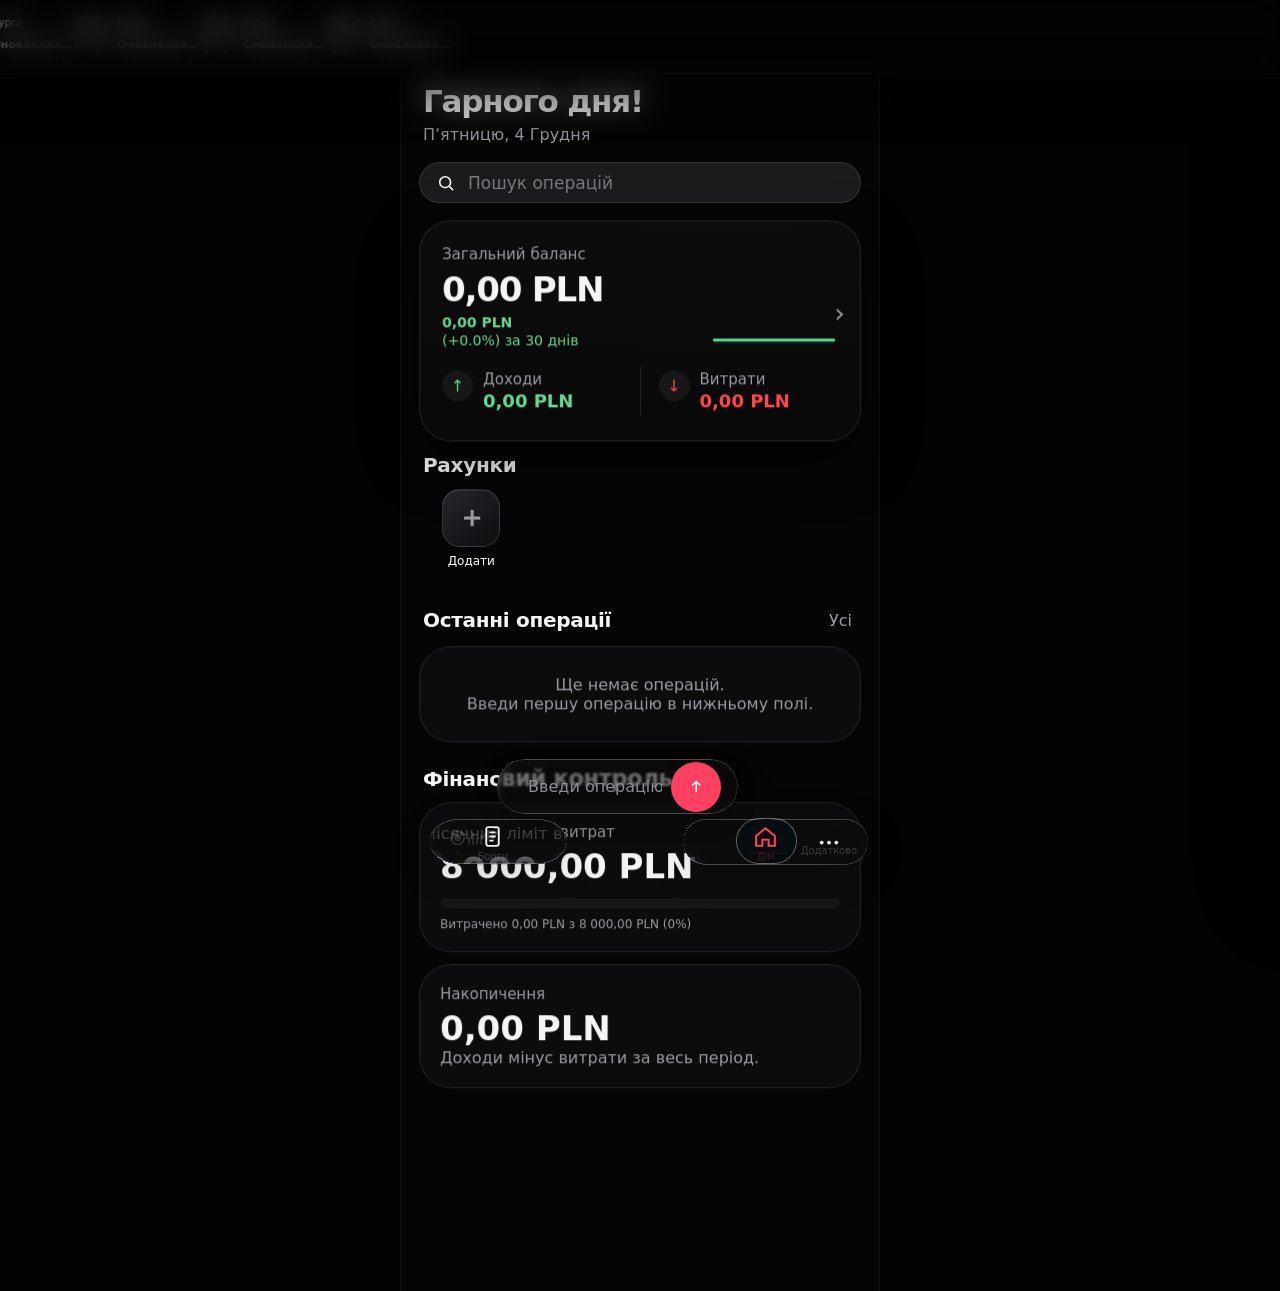
<file: index.html>
<!doctype html>
<html lang="uk">
<head>
<script src="diagnostic-errors.js?v=107"></script>
<script src="diagnostic-trace.js?v=108"></script>
  <meta charset="utf-8" />
  <meta name="viewport" content="width=device-width, initial-scale=1, viewport-fit=cover" />
  <meta name="theme-color" content="#050505" />
  <meta name="apple-mobile-web-app-capable" content="yes" />
  <meta name="apple-mobile-web-app-status-bar-style" content="black-translucent" />
  <meta name="voice-finance-api" content="" />
  <title>Voice Finance</title>
  <link rel="manifest" href="manifest.webmanifest" />
  <link rel="apple-touch-icon" sizes="180x180" href="icons/liquid-studio-180.png" />
  <style>
    :root{
      --bg:#050505;
      --panel:#0c0c0e;
      --panel-2:#101013;
      --line:rgba(255,255,255,.105);
      --line-strong:rgba(255,255,255,.16);
      --text:#f5f5f7;
      --muted:#9a9aa2;
      --muted-2:#6f7078;
      --accent:#ff7d83;
      --accent-strong:#ff454f;
      --accent-dim:rgba(255,125,131,.12);
      --green:#66d896;
      --shadow:0 20px 60px rgba(0,0,0,.48);
      --r-xl:32px;
      --r-lg:26px;
      --r-md:20px;
      --r-sm:16px;
    }
    *{box-sizing:border-box}
    html,body{margin:0;min-height:100%;background:var(--bg);color:var(--text);font-family:-apple-system,BlinkMacSystemFont,"SF Pro Display","SF Pro Text",Inter,system-ui,sans-serif}
    body{overflow-x:hidden}
    button,input,select,textarea{font:inherit}
    button{color:inherit}
    .app{
      max-width:480px;
      margin:0 auto;
      min-height:100dvh;
      padding:calc(env(safe-area-inset-top) + 77px) 18px calc(190px + env(safe-area-inset-bottom));
      background:#050505;transition:transform .46s cubic-bezier(.2,.8,.2,1),filter .46s ease;
    }
    .account-ticker{position:fixed;z-index:42;top:env(safe-area-inset-top);left:0;right:0;height:74px;overflow:hidden;background:rgba(5,5,5,.94);border-bottom:1px solid rgba(255,255,255,.06);backdrop-filter:blur(18px);-webkit-backdrop-filter:blur(18px);touch-action:pan-y;cursor:grab}.account-ticker.dragging{cursor:grabbing}.account-ticker.dragging .ticker-item{pointer-events:none}
    .studio-preview .account-ticker{display:none!important}.studio-preview .app{padding-top:calc(env(safe-area-inset-top) + 16px)}.studio-preview .bottom-zone{bottom:0!important}
    .ticker-track{height:100%;display:flex;width:max-content;align-items:center;will-change:transform;transform:translate3d(0,0,0)}.ticker-sequence{display:flex;align-items:center;flex:none}.ticker-item{position:relative;width:126px;height:62px;display:grid;grid-template-columns:38px 1fr;grid-template-rows:1fr 1fr;column-gap:7px;align-items:center;padding:7px 8px 13px;border:0;border-right:1px solid rgba(255,255,255,.07);background:transparent;text-align:left;color:inherit}.ticker-logo{grid-row:1/3;width:38px;height:38px;border-radius:12px;background:linear-gradient(145deg,#24242a,#0b0b0d);border:1px solid var(--line);display:grid;place-items:center;font-weight:750;font-size:12px}.ticker-name{font-size:10px;line-height:1;color:#f5f5f7}.ticker-value{font-size:11px;font-weight:650;white-space:nowrap}.ticker-spark{position:absolute;left:53px;bottom:1px;width:38px;height:13px}.ticker-change{position:absolute;right:5px;bottom:2px;font-size:8px;white-space:nowrap}.trend-up{color:var(--green)}.trend-down{color:#ff5364}.trend-flat{color:var(--muted)}
    @media (prefers-reduced-motion:reduce){.account-ticker{overflow-x:auto;-webkit-overflow-scrolling:touch}.ticker-track{animation:none!important}.ticker-sequence[aria-hidden="true"]{display:none}}
    .topline{display:flex;justify-content:space-between;align-items:flex-start;margin:8px 4px 5px}
    .eyebrow{font-size:15px;color:var(--muted);margin-bottom:2px}
    h1{font-size:33px;line-height:1.05;margin:0;letter-spacing:-1.2px}
    .sub{margin-top:6px;color:var(--muted);font-size:14px}
    .icon-btn{
      width:44px;height:44px;border-radius:50%;border:1px solid var(--line);
      background:var(--panel);display:grid;place-items:center;padding:0
    }
    .screen{display:none}.screen.active{display:block}
    .card{
      background:linear-gradient(180deg,rgba(255,255,255,.035),rgba(255,255,255,.018));
      border:1px solid var(--line);border-radius:var(--r-xl);box-shadow:var(--shadow);
    }
    .balance-card{padding:24px 22px;margin-bottom:11px}
    .balance-row{display:grid;grid-template-columns:minmax(0,1fr) 128px;gap:10px;align-items:center}.balance-copy{min-width:0;overflow:hidden}.balance-row .balance{margin:9px 0 6px}.balance-chart-btn{border:0;background:transparent;padding:0;height:78px;display:block;position:relative}.balance-chart-btn svg{width:100%;height:100%;overflow:visible}.balance-chart-btn path:not(.fill){fill:none;stroke:var(--green);stroke-width:2.4;stroke-linecap:round;stroke-linejoin:round}.balance-chart-btn .fill{fill:url(#balanceGradient);stroke:none}.balance-chart-btn::after{content:'›';position:absolute;right:-7px;top:22px;color:var(--muted);font-size:27px}.balance-change{font-size:14px;color:var(--green);margin:0 0 18px;min-width:0}.balance-change strong,.balance-change span{display:block;max-width:100%;white-space:nowrap;overflow:hidden}.balance-change span{margin-top:2px}
    .label{color:var(--muted);font-size:15px}
    .balance-main{display:grid;grid-template-columns:minmax(0,1fr) 108px;gap:10px;align-items:center;margin:7px 0 22px;min-width:0}.balance-main>*{min-width:0}.balance{width:100%;font-size:clamp(26px,7.8vw,34px);letter-spacing:-1.2px;line-height:1.05;font-weight:600;white-space:nowrap;overflow:hidden}.balance-chart{width:108px;height:52px;overflow:hidden}.balance-chart path{fill:none;stroke:var(--green);stroke-width:2.4;stroke-linecap:round;stroke-linejoin:round}.balance-chart .fill{fill:url(#balanceGradient);stroke:none}
    .split{display:grid;grid-template-columns:1fr 1px 1fr;gap:18px;align-items:center}
    .divider{height:50px;background:var(--line)}
    .metric{display:flex;gap:10px;align-items:flex-start;border:0;background:transparent;padding:0;text-align:left;cursor:pointer;min-width:0;overflow:hidden}.metric>div:last-child{min-width:0;flex:1;overflow:hidden}
    .metric .dot{width:31px;height:31px;border-radius:50%;display:grid;place-items:center;background:rgba(255,255,255,.055)}
    .metric strong{display:block;width:100%;font-size:18px;margin-top:2px;white-space:nowrap;overflow:hidden}
    .income strong,.income .dot{color:var(--green)}
    .expense strong,.expense .dot{color:var(--accent-strong)}
    .section{margin-top:20px}
    .section-head{display:flex;align-items:center;justify-content:space-between;margin:0 4px 12px}
    .section-head h2{font-size:20px;margin:0;letter-spacing:-.3px}
    .section-head button{border:0;background:none;color:var(--muted);padding:5px}
    .accounts-section{margin:4px 0 22px}.accounts-grid{display:grid;grid-template-columns:repeat(4,minmax(0,1fr));gap:13px 8px;overflow:hidden;max-height:108px;transition:max-height .35s ease}.accounts-grid.expanded{max-height:360px}.account-tile{border:0;background:transparent;padding:0;min-width:0;text-align:center}.account-icon{width:58px;height:58px;border-radius:18px;margin:0 auto 7px;border:1px solid rgba(255,255,255,.13);background:linear-gradient(145deg,#27272d,#0d0d10);display:grid;place-items:center;font-size:18px;font-weight:750;box-shadow:inset 0 1px rgba(255,255,255,.08)}.account-icon.erste{background:#0874df}.account-icon.revolut{font-size:30px}.account-name{display:block;font-size:12px;color:white;white-space:nowrap;overflow:hidden;text-overflow:ellipsis}.account-balance{display:block;font-size:11px;color:var(--green);margin-top:3px;white-space:nowrap}.account-balance.negative{color:#ff5364}.add-icon{font-size:29px;color:var(--muted)}
    .category-grid{display:block;border:1px solid var(--line);border-radius:var(--r-xl);overflow:hidden;background:var(--panel)}
    .category{
      min-height:46px;border:0;border-bottom:1px solid var(--line);border-radius:0;
      background:transparent;padding:4px 12px;display:grid;grid-template-columns:44px 1fr auto;gap:10px;align-items:center;
      cursor:pointer;transition:.18s transform,.18s border-color;
    }
    .category:last-child{border-bottom:0}
    .category:active{transform:scale(.98)}
    .cat-top{display:contents}
    .cat-icon{width:37px;height:37px;border-radius:13px;display:grid;place-items:center;font-size:18px;background:rgba(255,255,255,.06)}
    .cat-arrow{display:none}.cat-copy{display:contents}.cat-name{font-size:16px;color:#d9d9de}.cat-sum{font-size:16px;margin:0;font-variant-numeric:tabular-nums}
    .transactions{border:1px solid var(--line);border-radius:var(--r-xl);overflow:hidden;background:var(--panel)}
    .tx{display:grid;grid-template-columns:46px 1fr auto;gap:12px;align-items:center;padding:14px 15px;border-bottom:1px solid var(--line);cursor:pointer}
    .tx:last-child{border-bottom:0}
    .tx-icon{width:42px;height:42px;border-radius:15px;background:rgba(255,255,255,.06);display:grid;place-items:center;font-size:19px}
    .tx-title{font-size:16px}.tx-meta{font-size:13px;color:var(--muted);margin-top:3px}
    .tx-amount{font-size:17px;font-variant-numeric:tabular-nums}.pos{color:var(--green)}.neg{color:#f0f0f4}
    .empty{padding:28px;text-align:center;color:var(--muted)}
    .bottom-zone{position:fixed;left:50%;transform:translateX(-50%);bottom:0;width:min(480px,100%);padding:8px 15px calc(11px + env(safe-area-inset-bottom));background:transparent;z-index:30;transition:transform .5s cubic-bezier(.22,.82,.22,1),bottom .22s ease}
    .top-atmosphere{position:fixed;z-index:43;left:0;right:0;top:0;height:calc(var(--vf-top-height,10dvh) + env(safe-area-inset-top));pointer-events:none;background:rgba(0,0,0,var(--vf-top-shade,.2));backdrop-filter:blur(var(--vf-top-blur,16px));-webkit-backdrop-filter:blur(var(--vf-top-blur,16px));mask-image:linear-gradient(to bottom,#000 0%,#000 25%,transparent 100%);-webkit-mask-image:linear-gradient(to bottom,#000 0%,#000 25%,transparent 100%)}
    .dock-layout{position:relative;height:128px;transition:height .62s cubic-bezier(.2,.72,.18,1)}
    .dock-liquid-layer{position:absolute;z-index:1;left:-14px;top:-14px;display:block;width:calc(100% + 28px);height:156px;overflow:visible;pointer-events:none;contain:layout paint;will-change:contents}
    .dock-liquid-outline-layer{position:absolute;z-index:2;left:-14px;top:-14px;display:block;width:calc(100% + 28px);height:156px;overflow:visible;pointer-events:none}
    .dock-zoom-surfaces{position:absolute;z-index:0;left:-14px;top:-14px;width:calc(100% + 28px);height:156px;pointer-events:none}
    .dock-zoom-layer{position:absolute;inset:0;overflow:hidden;pointer-events:none;mask-repeat:no-repeat;-webkit-mask-repeat:no-repeat;contain:paint}
    .vf-mirror-content{position:absolute;inset:0;display:block;pointer-events:none;overflow:hidden;contain:paint}
    .vf-rgb-content{isolation:isolate;background:#000}
    .vf-rgb-region{position:absolute;inset:0;isolation:isolate;background:#000;pointer-events:none}
    .vf-rgb-channel{position:absolute;inset:0;mix-blend-mode:screen;pointer-events:none;transform-origin:center}
    .vf-mirror-copy{position:absolute!important;max-width:none!important;margin:0!important;pointer-events:none!important;transition:none!important;animation:none!important;backdrop-filter:none!important;-webkit-backdrop-filter:none!important;transform-style:flat!important}
    .vf-mirror-copy.account-ticker{right:auto!important;bottom:auto!important}
    .dock-liquid-mass{fill:url(#dockGlassFill);filter:url(#dockLiquidGlass)}
    .dock-entry-glass{fill:url(#dockGlassFill)}
    .quick-entry-shell{position:absolute;z-index:3;left:0;top:0;width:100%;height:42px;border:0;border-radius:21px;background:transparent;box-shadow:0 9px 20px rgba(0,0,0,var(--vf-dock-shade,.22));display:flex;align-items:center;padding:0 18px;transition:top .62s cubic-bezier(.2,.72,.18,1),left .62s cubic-bezier(.2,.72,.18,1),width .62s cubic-bezier(.2,.72,.18,1),height .62s cubic-bezier(.2,.72,.18,1),border-radius .62s cubic-bezier(.2,.72,.18,1),padding .62s cubic-bezier(.2,.72,.18,1),opacity .32s ease;overflow:hidden}
    .quick-entry-shell>svg{width:22px;height:22px;flex:none;color:#f5f5f7}.quick-entry-shell.listening{border-color:rgba(255,64,96,.6)}.quick-entry-input{min-width:0;flex:1;height:100%;border:0;outline:0;background:transparent;color:#f5f5f7;padding:0 9px 0 11px;font-size:16px}.quick-entry-input::placeholder{color:#8d8d94}.quick-send{width:27px;height:27px;flex:none;border:0;border-radius:50%;background:#ff4060;color:#fff;display:grid;place-items:center;padding:0;transition:transform .18s ease,filter .18s ease}.quick-send:active{transform:scale(.9);filter:brightness(.82)}.quick-send svg{width:14px;height:14px}
    .dock{position:absolute;z-index:2;left:0;top:50px;width:100%;height:78px;transition:top .62s cubic-bezier(.2,.72,.18,1),height .62s cubic-bezier(.2,.72,.18,1)}
    .dock-group{position:relative;isolation:isolate;width:100%;height:78px;border:0;border-radius:39px;background:transparent;box-shadow:none;overflow:visible;transition:height .62s cubic-bezier(.2,.72,.18,1)}.dock-group::before{content:none}
    .profile-drawer::before{content:"";position:absolute;pointer-events:none;inset:1px;border-radius:inherit;background:linear-gradient(100deg,rgba(255,255,255,.07),transparent 18% 82%,rgba(255,255,255,.055));opacity:.5}
    .dock-group::after{content:none}
    .dock-indicator{position:absolute;z-index:0;left:6px;top:6px;width:calc((100% - 12px)/5);height:64px;border-radius:31px;transform:translateX(0);will-change:transform,width,height,left,top;transition:left .8s cubic-bezier(.65,0,.35,1),top .8s cubic-bezier(.65,0,.35,1),width .8s cubic-bezier(.65,0,.35,1),height .8s cubic-bezier(.65,0,.35,1),border-radius .8s cubic-bezier(.65,0,.35,1)}.dock-indicator::before{content:"";position:absolute;inset:0;border-radius:inherit;background:var(--dock-indicator-fill,#09090a);transform-origin:center}
    .dock-selection-fluid{position:absolute;inset:0;z-index:0;width:100%;height:100%;overflow:visible;pointer-events:none}.dock-selection-fluid path{fill:var(--dock-indicator-fill,#09090a)}.dock-group{touch-action:pan-y}
    .dock button{border:0;color:#f1f1f3}.dock-group button{--i:0;position:absolute;z-index:1;left:6px;top:6px;width:calc((100% - 12px)/5);height:64px;border-radius:31px;background:transparent;display:flex;flex-direction:column;justify-content:center;align-items:center;gap:3px;padding:5px 2px;transform:translateX(calc(var(--i) * 100%));transition:transform .8s cubic-bezier(.22,.72,.18,1),opacity .55s ease,color .35s ease,width .8s cubic-bezier(.22,.72,.18,1),height .8s cubic-bezier(.22,.72,.18,1),top .8s cubic-bezier(.22,.72,.18,1),left .8s cubic-bezier(.22,.72,.18,1)}.dock-group button:nth-of-type(2){--i:1}.dock-group button:nth-of-type(3){--i:2}.dock-group button:nth-of-type(4){--i:3}.dock-group button:nth-of-type(5){--i:4}.dock-group button.active{color:#ff4060}.dock svg{width:25px;height:25px}.dock-label{font-size:10px;line-height:1;white-space:nowrap;letter-spacing:-.1px;transition:opacity .35s ease}
    .dock-group .compact-active-btn{display:none;opacity:0;pointer-events:none}
    .bottom-zone.compact .dock-layout{height:78px}.bottom-zone.compact .quick-entry-shell{left:68px;top:9px;width:calc(100% - 200px);height:60px;border-radius:30px;padding:0 9px 0 14px}.bottom-zone.compact .dock{top:0;height:78px}.bottom-zone.compact .dock-group{height:78px;border-color:transparent;background:transparent;box-shadow:none;overflow:visible}.bottom-zone.compact .dock-group::before{opacity:1;transform:scaleX(1)}.bottom-zone.compact .dock-group::after{opacity:0}.bottom-zone.compact .dock-indicator{left:0;top:6px;width:64px;height:64px;border-radius:50%;transform:translateX(0)!important;border:1px solid rgba(255,255,255,.16);box-shadow:inset 0 1px rgba(255,255,255,.12)}.bottom-zone.compact.compact-home .dock-indicator{opacity:0}.bottom-zone.compact .dock-indicator::before{background:rgba(31,31,33,.96)}.bottom-zone.compact .dock-group button{left:0;top:6px;width:64px;height:64px;border-radius:50%;transform:translateX(0) scale(.72);opacity:0;pointer-events:none}.bottom-zone.compact .dock-group button.active:not([data-screen="home"]){transform:translateX(0) scale(1);opacity:1;pointer-events:auto}.bottom-zone.compact .dock-group button[data-screen="home"]{left:calc(100% - 124px);transform:translateX(0) scale(1);opacity:1;pointer-events:auto}.bottom-zone.compact .dock-group button[data-screen="home"].active{background:#09090a}.bottom-zone.compact .dock-group .more-btn{left:calc(100% - 62px);transform:translateX(0) scale(1);opacity:1;pointer-events:auto;background:transparent;border:0;box-shadow:none}.bottom-zone.compact .dock-label{opacity:0}.bottom-zone.compact .quick-entry-shell>svg{width:0;opacity:0}.bottom-zone.compact .quick-send{width:38px;height:38px}.bottom-zone.compact .quick-send svg{width:19px;height:19px}
    .dock-indicator{transition-duration:.784s}.dock-group button{transition-duration:.784s,.546s,.35s,.784s,.784s,.784s,.784s}.dock-label{transition-duration:.35s}.bottom-zone.compact .dock-layout{transition:height .476s cubic-bezier(.22,.72,.18,1)}.bottom-zone.compact .quick-entry-shell{transition:top .476s cubic-bezier(.65,0,.35,1),left .476s cubic-bezier(.65,0,.35,1),width .476s cubic-bezier(.65,0,.35,1),height .476s cubic-bezier(.65,0,.35,1),border-radius .476s cubic-bezier(.65,0,.35,1),padding .476s cubic-bezier(.65,0,.35,1),opacity .35s ease}
    .dock-indicator{transition-duration:.62s}.dock-group button{transition-duration:.62s,.43s,.28s,.62s,.62s,.62s,.62s}.dock-label{transition-duration:.28s}.bottom-zone.compact .dock-layout{transition:height .62s cubic-bezier(.2,.72,.18,1)}.bottom-zone.compact .quick-entry-shell{transition:top .62s cubic-bezier(.2,.72,.18,1),left .62s cubic-bezier(.2,.72,.18,1),width .62s cubic-bezier(.2,.72,.18,1),height .62s cubic-bezier(.2,.72,.18,1),border-radius .62s cubic-bezier(.2,.72,.18,1),padding .62s cubic-bezier(.2,.72,.18,1),opacity .28s ease}.bottom-zone.compact .dock-group::before{opacity:0}.bottom-zone.compact .dock-indicator{border:0;box-shadow:none}.bottom-zone.compact .dock-indicator::before{background:rgba(8,8,10,.8)}.bottom-zone.compact .dock-group button[data-screen="home"].active{background:rgba(8,8,10,.78)}
    .bottom-zone.compact.compact-home .quick-entry-shell{left:68px;width:calc(100% - 200px)}.bottom-zone.compact.compact-home .dock-indicator{opacity:1}.bottom-zone.compact .dock-group button.active:not([data-screen="home"]){opacity:0;pointer-events:none;transform:translateX(0) scale(.72)}.bottom-zone.compact .dock-group .compact-active-btn{display:flex;left:0;top:6px;width:64px;height:64px;border-radius:50%;transform:none;opacity:1;pointer-events:auto;color:#ff4060}.bottom-zone.compact .compact-active-btn .dock-label{display:none}
    .bottom-zone.compact .quick-entry-shell{transition:left .28s cubic-bezier(.2,.72,.18,1) .2s,width .28s cubic-bezier(.2,.72,.18,1) .2s,height .28s cubic-bezier(.2,.72,.18,1) .2s,border-radius .28s cubic-bezier(.2,.72,.18,1) .2s,padding .28s cubic-bezier(.2,.72,.18,1) .2s,top .28s cubic-bezier(.2,.72,.18,1) .42s,opacity .28s ease}
    .bottom-zone.compact .dock-layout{height:128px}.bottom-zone.compact .dock{top:50px}.bottom-zone.compact .quick-entry-shell{top:58px;transition:left .36s cubic-bezier(.2,.72,.18,1) .28s,width .36s cubic-bezier(.2,.72,.18,1) .28s,height .36s cubic-bezier(.2,.72,.18,1) .28s,border-radius .36s cubic-bezier(.2,.72,.18,1) .28s,padding .36s cubic-bezier(.2,.72,.18,1) .28s,top .34s cubic-bezier(.2,.72,.18,1) .52s,opacity .28s ease}.dock-indicator{transition-duration:.84s}.dock-group button{transition-duration:.84s,.58s,.38s,.84s,.84s,.84s,.84s}
    /* One horizontal coordinate system prevents width-dependent translateX overshoot. */
    .dock-group button{left:6px;transform:translateZ(0) scale(1);will-change:left,width,transform,opacity;backface-visibility:hidden;transition:transform .84s cubic-bezier(.65,0,.35,1),opacity .58s ease,color .38s ease,width .84s cubic-bezier(.65,0,.35,1),height .84s cubic-bezier(.65,0,.35,1),top .84s cubic-bezier(.65,0,.35,1),left .84s cubic-bezier(.65,0,.35,1)}
    .dock-group button:nth-of-type(2){left:calc(20% + 3.6px)}
    .dock-group button:nth-of-type(3){left:calc(40% + 1.2px)}
    .dock-group button:nth-of-type(4){left:calc(60% - 1.2px)}
    .dock-group button:nth-of-type(5){left:calc(80% - 3.6px)}
    .dock-group .compact-active-btn{display:none!important}
    .bottom-zone.compact .dock-group button{left:0;transform:translateZ(0) scale(.72)}
    /* One editable, directional rim for the entry field; mask fades only the rim. */
    .quick-entry-shell::before{content:"";position:absolute;inset:0;border-radius:inherit;background:var(--dock-entry-tint,transparent);pointer-events:none;z-index:1}
    .quick-entry-shell::after{content:"";position:absolute;inset:0;box-sizing:border-box;border-style:solid;border-width:var(--dock-glass-border,1px) var(--dock-glass-border-x,1px);border-color:rgba(255,255,255,var(--dock-glass-border-opacity,.3));border-radius:inherit;pointer-events:none;mask-image:var(--dock-outline-mask);-webkit-mask-image:var(--dock-outline-mask)}
    .quick-entry-shell.listening::after{border-color:rgba(255,64,96,.6)}
    .vf-radial-blur-host> :not(.vf-contour-zoom-stack){position:relative;z-index:1}
    .vf-radial-blur-host>.vf-contour-zoom-stack{position:absolute;inset:0;z-index:0;border-radius:inherit;overflow:hidden;pointer-events:none}
    .vf-contour-zoom-layer{position:absolute;inset:0;border-radius:inherit;overflow:hidden;pointer-events:none;mask-repeat:no-repeat;-webkit-mask-repeat:no-repeat;contain:paint}
    .vf-radial-blur-host.quick-entry-shell>svg,.vf-radial-blur-host.quick-entry-shell>input,.vf-radial-blur-host.quick-entry-shell>button{position:relative;z-index:2}
    .vf-radial-blur-host.quick-entry-shell::after{z-index:3}
    #dockMaterialSurfaces .vf-radial-blur-host.dock-material-surface{backdrop-filter:none;-webkit-backdrop-filter:none}
    #bottomZone .vf-radial-blur-host.dock-indicator::before{z-index:2;backdrop-filter:none;-webkit-backdrop-filter:none}
    #bottomZone .vf-radial-blur-host.dock-indicator>.vf-contour-zoom-stack{z-index:1}
    .vf-radial-blur-host.profile-drawer,.vf-radial-blur-host.sheet,.vf-radial-blur-host.voice-popover{backdrop-filter:none;-webkit-backdrop-filter:none}
    #profileDrawer .category-grid,#profileDrawer .drawer-settings{background:rgba(255,255,255,var(--vf-drawer-card-opacity,.045));backdrop-filter:blur(var(--vf-drawer-card-blur,8px));-webkit-backdrop-filter:blur(var(--vf-drawer-card-blur,8px));border-radius:var(--vf-drawer-card-radius,24px)}
    .profile-drawer .category{min-height:calc(46px * var(--vf-drawer-card-size,1))}
    .profile-drawer .drawer-settings{min-height:calc(52px * var(--vf-drawer-card-size,1))}
    .sheet :is(.provider-button,.field input,.field select,.category-grid,.transactions,.card){background:rgba(255,255,255,var(--vf-sheet-card-opacity,.06));backdrop-filter:blur(var(--vf-sheet-card-blur,8px));-webkit-backdrop-filter:blur(var(--vf-sheet-card-blur,8px));border-radius:var(--vf-sheet-card-radius,18px)}
    .sheet .provider-button{min-height:calc(50px * var(--vf-sheet-card-size,1))}
    .sheet :is(.field input,.field select){min-height:calc(48px * var(--vf-sheet-card-size,1))}
    /* HTML glass plates follow the two SVG liquid masses independently. */
    #dockMaterialSurfaces{position:absolute;z-index:2;inset:0;pointer-events:none;overflow:visible}
    #dockMaterialSurfaces .dock-material-surface{position:absolute;left:0;top:0;opacity:0;overflow:hidden;pointer-events:none;background:transparent;border:0;box-shadow:none;backdrop-filter:blur(var(--dock-glass-blur,15px)) saturate(var(--dock-glass-lens,1.2));-webkit-backdrop-filter:blur(var(--dock-glass-blur,15px)) saturate(var(--dock-glass-lens,1.2));will-change:left,top,width,height,border-radius,opacity}
    html.vf-motion-active #dockMaterialSurfaces .dock-material-surface{backdrop-filter:none;-webkit-backdrop-filter:none}
    #bottomZone .dock-group{background:transparent;border-color:transparent;backdrop-filter:none;-webkit-backdrop-filter:none}
    #bottomZone .dock-group::before,#bottomZone .dock-group::after{content:none}
    #bottomZone .dock-indicator{overflow:hidden}
    #bottomZone .dock-indicator::before{background:var(--dock-indicator-bg,rgba(9,9,10,.8));backdrop-filter:none;-webkit-backdrop-filter:none}
    #bottomZone.compact .dock-indicator{border:var(--dock-indicator-border,1px) solid rgba(255,255,255,var(--dock-indicator-border-opacity,.28));box-shadow:inset 0 1px rgba(255,255,255,.12)}
    #bottomZone.compact .dock-indicator::before{background:var(--dock-indicator-bg,rgba(9,9,10,.8))}
    #bottomZone.compact .dock-group button[data-screen="home"].active{background:transparent}
    .bottom-zone.compact .dock-group button[data-screen="home"]{left:calc(100% - 124px);transform:translateZ(0) scale(1)}
    .bottom-zone.compact .dock-group .more-btn{left:calc(100% - 62px);transform:translateZ(0) scale(1)}
    .bottom-zone.compact.compact-home .dock-group button[data-screen="debts"],
    .bottom-zone.compact:not(.compact-home) .dock-group button.active:not([data-screen="home"]){left:0;transform:translateZ(0) scale(1);opacity:1;pointer-events:auto}
    .dock-liquid-layer{transform:translateZ(0);backface-visibility:hidden;filter:drop-shadow(0 9px 20px rgba(0,0,0,var(--vf-dock-shade,.22)))}
    .bottom-zone.dock-motion .quick-entry-shell,.bottom-zone.dock-motion .quick-entry-shell>svg,.bottom-zone.dock-motion .quick-send,.bottom-zone.dock-motion .quick-send svg,.bottom-zone.dock-motion .dock,.bottom-zone.dock-motion .dock-group,.bottom-zone.dock-motion .dock-group button,.bottom-zone.dock-motion .dock-label,.bottom-zone.dock-motion .dock-indicator{transition:none!important;animation:none!important}
    .bottom-zone.compact.compact-home .dock-indicator{left:calc(100% - 124px);opacity:1}.bottom-zone.compact .dock-group button[data-screen="home"].active{background:transparent}
    .topline{padding-left:0}.page-search{height:41px;margin:0 0 18px;border:1px solid rgba(255,255,255,.1);border-radius:21px;background:#1c1c1e;display:flex;align-items:center;padding:0 16px}.page-search svg{width:20px;height:20px;flex:none}.page-search input{width:100%;height:100%;min-width:0;border:0;outline:0;background:transparent;color:var(--text);padding:0 12px;font-size:17px}.page-search input::placeholder{color:#77777f}
    .home-topline{min-height:72px;align-items:flex-start}.home-topline h1{font-size:31px;margin-bottom:7px}.home-topline .sub{margin:0;font-size:16px;text-transform:capitalize}
    .profile-drawer-backdrop{position:fixed;inset:0;z-index:29;background:rgba(0,0,0,0);pointer-events:none;transition:background .46s ease}
    .profile-drawer-backdrop.open{z-index:50;background:rgba(0,0,0,var(--vf-drawer-shade,.38));pointer-events:auto}
    .profile-drawer{position:absolute;isolation:isolate;z-index:2;right:0;top:0;bottom:0;width:min(76vw,360px);height:100%;padding:calc(env(safe-area-inset-top) + 28px) 16px calc(env(safe-area-inset-bottom) + 132px);background:linear-gradient(110deg,rgba(31,31,36,.48),rgba(12,12,15,.28) 48%,rgba(35,35,41,.34));border-left:1px solid rgba(255,255,255,.18);border-radius:30px 0 0 30px;box-shadow:-26px 0 70px rgba(0,0,0,.34),inset 8px 0 24px rgba(255,255,255,.025);backdrop-filter:blur(15px) saturate(145%);-webkit-backdrop-filter:blur(15px) saturate(145%);overflow-x:hidden;overflow-y:auto;overscroll-behavior:contain;touch-action:pan-y;-webkit-overflow-scrolling:touch;transform:translateX(104%);transition:transform .4s cubic-bezier(.22,.9,.28,1)}
    .profile-drawer::before{position:fixed;inset:1px 0 1px 1px;border-radius:29px 0 0 29px;background:radial-gradient(ellipse at 12% 45%,rgba(255,255,255,.14),transparent 18%),linear-gradient(92deg,rgba(255,255,255,.1),transparent 9% 88%,rgba(255,255,255,.025));filter:saturate(130%);opacity:.58}
    .profile-drawer-backdrop.open .profile-drawer{transform:translateX(0)}
    html.vf-motion-active .profile-drawer{transition:none}
    body.drawer-open .bottom-zone{pointer-events:none}body.drawer-open .more-btn{pointer-events:auto}
    body.drawer-open .app{transform:translateX(calc(-1 * min(22vw,105px)))}
    html.vf-motion-active body.drawer-open .app{transform:none}
    html.vf-popup-motion .app,html.vf-popup-motion .bottom-zone{transition:none!important}
    body.drawer-open .bottom-zone{z-index:52}
    body.drawer-open .quick-entry-shell,body.drawer-open .dock-indicator,body.drawer-open .bottom-zone .dock-group button:not(.more-btn){pointer-events:none}
    body.drawer-open .bottom-zone .dock-group .more-btn{z-index:4;pointer-events:auto}
    .more-btn .more-icon,.more-btn .back-icon{position:absolute;left:50%;top:13px;width:25px;height:25px;transform:translateX(-50%);transition:opacity .25s ease,transform .3s cubic-bezier(.65,0,.35,1)}
    .more-btn .back-icon{opacity:0;transform:translateX(-50%) scale(.65) rotate(-24deg)}
    .more-btn .dock-label{position:absolute;left:50%;bottom:8px;transform:translateX(-50%)}
    body.drawer-open .more-btn .more-icon{opacity:0;transform:translateX(-50%) scale(.65) rotate(24deg)}
    body.drawer-open .more-btn .back-icon{opacity:1;transform:translateX(-50%) scale(1) rotate(0)}
    .drawer-title{font-size:28px;margin:0 0 5px}.drawer-sub{color:var(--muted);font-size:13px;margin-bottom:22px}.drawer-section-head{display:flex;align-items:center;justify-content:space-between;margin:18px 3px 10px}.drawer-section-head h2{font-size:18px;margin:0}.drawer-section-head button{border:0;background:transparent;color:var(--muted);padding:5px}.drawer-settings{width:100%;margin-top:16px;border:1px solid var(--line);border-radius:20px;background:rgba(255,255,255,.045);padding:15px;display:flex;justify-content:space-between;align-items:center;text-align:left}.profile-drawer .category-grid{border-radius:24px}.profile-drawer .category{grid-template-columns:39px minmax(0,1fr) auto;padding-inline:9px}.profile-drawer .cat-icon{width:34px;height:34px}.profile-drawer .cat-name,.profile-drawer .cat-sum{font-size:14px}
    .person-status{font-size:12px;font-weight:650}.person-status.paid{color:var(--green)}.person-status.unpaid{color:var(--accent-strong)}.person-back{border:0;background:transparent;color:var(--muted);padding:5px 0 15px;font-size:15px}.person-summary{margin-bottom:14px}.person-list .tx{grid-template-columns:42px minmax(0,1fr) auto}.person-list .debt-amount{grid-row:1 / span 2;grid-column:3;align-self:center}
    .market-picker{margin-top:18px}.market-search{height:48px;border:1px solid var(--line);border-radius:24px;background:rgba(255,255,255,.045);padding:0 15px;color:var(--text);width:100%;outline:0}.market-list{max-height:290px;overflow:auto;margin-top:10px;border:1px solid var(--line);border-radius:20px}.market-option{display:flex;align-items:center;gap:11px;padding:12px 14px;border-bottom:1px solid var(--line)}.market-option:last-child{border-bottom:0}.market-option input{accent-color:#ff4060}.market-option small{margin-left:auto;color:var(--muted)}.data-note{font-size:12px;color:var(--muted);line-height:1.45;margin-top:10px}.empty-chart{position:absolute;inset:0;display:grid;place-items:center;text-align:center;color:var(--muted);padding:28px}.detail-title{margin:2px 0 18px}.detail-title h1{font-size:30px}.account-picker{margin:0 0 14px}.account-picker select{width:100%;height:48px;border:1px solid var(--line);border-radius:18px;background:var(--panel);color:var(--text);padding:0 14px}
    .sheet-backdrop{position:fixed;inset:0;background:rgba(0,0,0,var(--vf-sheet-shade,.38));z-index:60;display:none;align-items:flex-end;justify-content:center;overflow:hidden;overscroll-behavior:none;touch-action:none}
    .sheet-backdrop.open{display:flex}
    .sheet{
      position:relative;isolation:isolate;width:min(480px,100%);max-height:90dvh;overflow:auto;overscroll-behavior:contain;touch-action:pan-y;border-radius:34px 34px 0 0;
      background:linear-gradient(145deg,rgba(35,35,41,.5),rgba(11,11,14,.3) 48%,rgba(33,33,39,.36));
      border:1px solid rgba(255,255,255,.18);padding:12px 18px calc(24px + env(safe-area-inset-bottom));box-shadow:0 -22px 80px rgba(0,0,0,.46),inset 0 2px 12px rgba(255,255,255,.035);backdrop-filter:blur(15px) saturate(145%);-webkit-backdrop-filter:blur(15px) saturate(145%)
    }
    .sheet::before,.voice-popover::before{content:"";position:fixed;z-index:-1;pointer-events:none;inset:1px;border-radius:inherit;background:radial-gradient(ellipse at 50% 0%,rgba(255,255,255,.16),transparent 28%),linear-gradient(100deg,rgba(255,255,255,.08),transparent 12% 87%,rgba(255,255,255,.055));opacity:.62}
    .sheet::after,.voice-popover::after{content:"";position:fixed;z-index:-1;pointer-events:none;inset:4px;border-radius:inherit;border:1px solid rgba(255,255,255,.045);box-shadow:inset 7px 3px 16px rgba(255,255,255,.025),inset -8px -5px 18px rgba(0,0,0,.08)}
    .handle{width:42px;height:5px;background:#44444a;border-radius:99px;margin:3px auto 18px}
    .sheet h3{font-size:24px;margin:0 0 6px}.sheet p{color:var(--muted);margin:0 0 18px}
    .field{margin:14px 0}.field label{display:block;color:var(--muted);font-size:13px;margin:0 0 7px 4px}
    .field input,.field select,.field textarea{
      width:100%;border:1px solid var(--line);background:#121215;color:var(--text);border-radius:18px;padding:15px 16px;outline:none
    }
    .field textarea{min-height:80px;resize:vertical}
    .type-seg{display:grid;grid-template-columns:1fr 1fr;background:#121215;border:1px solid var(--line);padding:4px;border-radius:18px}
    .type-seg button{border:0;background:transparent;border-radius:14px;padding:11px;color:var(--muted)}
    .type-seg button.active{background:#1d1d21;color:var(--text)}
    .primary{width:100%;border:0;border-radius:20px;background:var(--text);color:#080808;font-weight:650;padding:15px;margin-top:10px}
    .danger{width:100%;border:1px solid rgba(255,69,79,.28);border-radius:20px;background:rgba(255,69,79,.08);color:var(--accent);padding:14px;margin-top:10px}
    .voice-panel{text-align:center;padding:12px 8px 2px}
    .voice-status{font-size:22px;margin:8px 0 5px}.voice-text{color:var(--muted);min-height:40px}
    .voice-big{margin:16px auto;width:98px;height:98px;border-radius:50%;border:4px solid white;background:var(--accent-strong);display:grid;place-items:center}
    .voice-big.pulse{animation:pulse 1.35s infinite}
    @keyframes pulse{50%{box-shadow:0 0 0 16px rgba(255,69,79,.10)}}
    .parse-card{margin-top:18px;text-align:left;border:1px solid var(--line);border-radius:26px;padding:16px;background:#111114}
    .parse-amount{font-size:30px;font-weight:650}.parse-sub{color:var(--muted);margin-top:4px}
    .toast{position:fixed;left:50%;bottom:190px;transform:translate(-50%,20px);background:#171719;border:1px solid var(--line);color:#fff;padding:12px 16px;border-radius:999px;opacity:0;pointer-events:none;transition:.22s;z-index:100;font-size:14px}
    .toast.show{opacity:1;transform:translate(-50%,0)}
    .insight-card,.profile-card,.goal-card{padding:20px;border:1px solid var(--line);border-radius:var(--r-xl);background:var(--panel);margin-bottom:12px}
    .big-stat{font-size:34px;font-weight:650;margin-top:5px}
    .bar{height:10px;background:#17171a;border-radius:99px;overflow:hidden;margin-top:12px}.bar > div{height:100%;background:var(--accent);border-radius:99px}
    .list-row{display:flex;justify-content:space-between;gap:16px;padding:14px 0;border-bottom:1px solid var(--line)}.list-row:last-child{border-bottom:0}
    .muted{color:var(--muted)}
    .profile-actions button{width:100%;text-align:left;border:0;border-bottom:1px solid var(--line);background:transparent;padding:16px 0}.profile-actions button:last-child{border-bottom:0}
    .tiny{font-size:12px;color:var(--muted)}
    .provider-list{display:grid;gap:9px}.provider-button{width:100%;border:1px solid var(--line);background:#121215;border-radius:18px;padding:14px 15px;display:flex;align-items:center;justify-content:space-between;text-align:left}.provider-note{font-size:12px;color:var(--muted)}.analysis-head{margin-bottom:16px}.analysis-value{font-size:43px;font-weight:650;letter-spacing:-1.8px}.analysis-change{margin-top:6px;font-size:16px}.period-tabs{display:grid;grid-template-columns:repeat(6,1fr);gap:4px;background:#111114;border:1px solid var(--line);border-radius:17px;padding:4px;margin-bottom:14px}.period-tabs button{border:0;background:transparent;color:var(--muted);font-size:12px;padding:8px 2px;border-radius:13px}.period-tabs button.active{background:#29292e;color:white}.analysis-chart{height:260px;border-bottom:1px solid var(--line);position:relative;touch-action:none;margin-bottom:18px}.analysis-chart svg{width:100%;height:100%;overflow:visible}.chart-tooltip{position:absolute;top:10px;left:10px;background:rgba(20,20,23,.92);border:1px solid var(--line);border-radius:12px;padding:7px 9px;font-size:12px;pointer-events:none}.chart-crosshair{stroke:rgba(255,255,255,.35);stroke-width:1;stroke-dasharray:3 3}.metrics-grid{display:grid;grid-template-columns:1fr 1fr;border:1px solid var(--line);border-radius:24px;overflow:hidden;margin-bottom:18px}.metric-row{padding:13px;border-bottom:1px solid var(--line)}.metric-row:nth-child(odd){border-right:1px solid var(--line)}.metric-row:nth-last-child(-n+2){border-bottom:0}.metric-row small{display:block;color:var(--muted);margin-bottom:4px}.back-button{border:0;background:transparent;color:var(--muted);padding:4px 0 16px;font-size:15px}.market-detail-meta{display:grid;grid-template-columns:1fr 1fr;gap:10px;margin-bottom:18px}.market-detail-meta .card{padding:16px}.market-detail-meta small{display:block;color:var(--muted);margin-bottom:6px}.market-source{font-size:12px;color:var(--muted);line-height:1.45}
    .voice-popover{position:fixed;isolation:isolate;left:50%;transform:translateX(-50%);bottom:calc(108px + env(safe-area-inset-bottom));width:min(440px,calc(100% - 28px));z-index:55;display:none;background:linear-gradient(145deg,rgba(38,38,44,.5),rgba(12,12,15,.3) 48%,rgba(36,36,42,.36));border:1px solid rgba(255,255,255,.18);border-radius:26px;padding:16px;box-shadow:0 18px 70px rgba(0,0,0,.48),inset 0 2px 10px rgba(255,255,255,.035);backdrop-filter:blur(15px) saturate(145%);-webkit-backdrop-filter:blur(15px) saturate(145%);transition:bottom .18s ease}
    body.keyboard-open .bottom-zone{opacity:0;pointer-events:none;transform:translate(-50%,28px);transition:opacity .16s ease,transform .2s ease}
    body.sheet-open .bottom-zone{opacity:0;pointer-events:none;transform:translate(-50%,28px)}
    html.vf-motion-active body.sheet-open .bottom-zone{opacity:1;pointer-events:none}
    .voice-popover.open{display:block}.voice-popover .parse-card{margin-top:12px;padding:13px;border-radius:20px}.voice-popover .parse-amount{font-size:24px}.voice-popover-head{display:flex;gap:12px;align-items:flex-start}.voice-live-dot{width:11px;height:11px;border-radius:50%;background:var(--accent);margin-top:6px;flex:none}.voice-live-dot.pulse{animation:pulse 1.35s infinite}.voice-copy{min-width:0;flex:1}.voice-popover .voice-status{font-size:16px;margin:0 0 4px}.voice-popover .voice-text{font-size:14px;min-height:0;max-height:70px;overflow:auto}.voice-close{border:0;background:transparent;color:var(--muted);font-size:22px;padding:0 2px}.voice-actions{display:grid;grid-template-columns:1fr 1fr;gap:8px}.voice-actions button{margin-top:8px}.voice-engine-note{margin-top:8px}
    .debt-summary{display:grid;grid-template-columns:1fr 1fr;gap:10px;margin-bottom:14px}.debt-total{padding:17px;border:1px solid var(--line);border-radius:24px;background:var(--panel);text-align:left;color:var(--text);cursor:pointer}.debt-total:active{transform:scale(.985)}.debt-total strong{display:block;font-size:22px;margin-top:5px}.debt-row{cursor:pointer}.debt-person{font-size:16px}.debt-note{font-size:12px;color:var(--muted);margin-top:3px}.debt-amount{font-variant-numeric:tabular-nums;white-space:nowrap}
    .debt-sort{margin-bottom:12px}.debt-sort select{width:100%;border:1px solid var(--line);background:#101013;color:var(--text);border-radius:16px;padding:12px}.debt-section{border:1px solid var(--line);background:var(--panel);border-radius:24px;margin-bottom:10px;overflow:hidden;scroll-margin-top:20px}.debt-section>summary{cursor:pointer;padding:14px 15px;font-weight:650;display:grid;grid-template-columns:minmax(0,1fr) 36px 18px;gap:7px;align-items:center;list-style:none}.debt-section summary::-webkit-details-marker{display:none}.debt-section>summary::after{content:'⌄';color:currentColor;text-align:right;transition:.2s transform}.debt-section[open]>summary::after{transform:rotate(180deg)}.debt-group-title{display:flex;align-items:center;gap:10px;min-width:0}.debt-group-icon{width:32px;height:32px;border-radius:11px;background:rgba(255,255,255,.055);display:grid;place-items:center;flex:none}.debt-group-icon svg{width:19px;height:19px}.debt-group-count{text-align:right;min-width:36px;font-variant-numeric:tabular-nums}.debt-status-grid{display:grid;grid-template-columns:1fr 1fr;gap:8px;padding:0 10px 10px}.debt-status{border:1px solid var(--line);border-radius:17px;background:#111114;overflow:hidden;min-width:0}.debt-status summary{padding:12px 10px;display:flex;justify-content:space-between;gap:6px;font-size:12px;cursor:pointer;list-style:none}.debt-status .transactions{border:0;border-top:1px solid var(--line);border-radius:0}.debt-status .tx{grid-template-columns:34px minmax(0,1fr);padding:10px 8px;gap:7px}.debt-status .tx-icon{width:32px;height:32px;border-radius:11px}.debt-status .debt-amount{grid-column:2;font-size:13px}.debt-status .empty{padding:16px 6px;font-size:12px}.urgent-badge{color:var(--accent);font-size:12px}.round-actions{display:flex;justify-content:flex-end;gap:10px;margin-top:10px}.round-action{width:44px;height:44px;border-radius:50%;border:1px solid var(--line);background:#1a1a1e;color:var(--text);display:grid;place-items:center;font-size:20px;padding:0}.round-action.primary-icon{background:var(--text);color:#080808}.round-action.danger-icon{color:var(--accent)}
    .debt-section.owed>summary,.debt-section.receivable>summary,.debt-section.urgent>summary{color:var(--text);background:transparent}.debt-section.owed,.debt-section.receivable,.debt-section.urgent{border-color:var(--line)}
    .debt-section>summary{grid-template-columns:minmax(0,1fr) 18px 36px}.debt-section>summary::after{grid-column:2;grid-row:1;text-align:center}.debt-group-count{grid-column:3;grid-row:1;text-align:right}
    .sheet.swiping{transition:none!important}.sheet.settling{transition:transform .24s ease}
    .scan-options{display:grid;grid-template-columns:1fr 1fr;gap:10px}.scan-option{border:1px solid var(--line);border-radius:20px;background:#151518;color:var(--text);padding:18px 10px;text-align:center}.scan-preview{width:100%;max-height:260px;object-fit:contain;border-radius:18px;margin-top:12px;background:#060606}
    .clickable-card{cursor:pointer}.clickable-card:active{transform:scale(.99)}
    .jelly-item{will-change:transform;transform:translate3d(0,var(--jelly-y,0),0) scaleX(var(--jelly-x,1)) scaleY(var(--jelly-s,1));transform-origin:50% 45%}
    @media (prefers-reduced-motion:reduce){.jelly-item{transform:none!important}.profile-drawer,.app,.bottom-zone,.dock-layout,.quick-entry-shell,.dock-group{transition-duration:.01ms!important}}
    .hidden{display:none!important}
    @media (min-width:700px){
      body{background:#020202}
      .app{border-left:1px solid #111;border-right:1px solid #111}
    }
    .analysis-chart{touch-action:pan-y}
  </style>
</head>
<body>
<div class="account-ticker" id="accountTicker" aria-label="Рухомий список рахунків"><div class="ticker-track" id="tickerTrack"></div></div>
<div class="top-atmosphere" aria-hidden="true"></div>
<svg aria-hidden="true" width="0" height="0" style="position:fixed;pointer-events:none">
  <defs>
    <filter id="glassRefraction" x="-35%" y="-35%" width="170%" height="170%" color-interpolation-filters="sRGB">
      <feTurbulence type="fractalNoise" baseFrequency="0.012 0.036" numOctaves="2" seed="17" result="glassNoise"/>
      <feGaussianBlur in="glassNoise" stdDeviation="0.35" result="smoothGlass"/>
      <feDisplacementMap in="SourceGraphic" in2="smoothGlass" scale="20" xChannelSelector="R" yChannelSelector="G"/>
    </filter>
    <filter id="glassRefractionSoft" x="-30%" y="-30%" width="160%" height="160%" color-interpolation-filters="sRGB">
      <feTurbulence type="fractalNoise" baseFrequency="0.018 0.03" numOctaves="1" seed="9" result="softNoise"/>
      <feDisplacementMap in="SourceGraphic" in2="softNoise" scale="5" xChannelSelector="R" yChannelSelector="G"/>
    </filter>
  </defs>
</svg>
<div class="profile-drawer-backdrop" id="profileDrawerBackdrop">
  <aside class="profile-drawer" id="profileDrawer" aria-label="Меню профілю">
    <h2 class="drawer-title">Профіль</h2>
    <div class="drawer-sub">Швидкий доступ до категорій і налаштувань</div>
    <div class="drawer-section-head"><h2>Категорії</h2><button id="allCategories">Усі</button></div>
    <div class="category-grid" id="categoryGrid"></div>
    <div class="drawer-section-head"><h2>Клієнти</h2><button id="allClients">Усі</button></div>
    <div class="category-grid" id="clientQuickList"></div>
    <div class="drawer-section-head"><h2>Мої борги</h2><button id="allCreditors">Усі</button></div>
    <div class="category-grid" id="creditorQuickList"></div>
    <button class="drawer-settings" id="openSettings"><span>Налаштування</span><span aria-hidden="true">›</span></button>
  </aside>
</div>
<div class="app">
  <section id="home" class="screen active">
    <div class="topline home-topline">
      <div><h1>Гарного дня!</h1><div class="sub" id="todayLabel"></div></div>
    </div>
    <label class="page-search"><svg viewBox="0 0 24 24" fill="none" stroke="currentColor" stroke-width="1.9"><circle cx="11" cy="11" r="6.5"/><path d="m16 16 4.5 4.5"/></svg><input id="homeSearch" type="search" placeholder="Пошук операцій" autocomplete="off"></label>

    <div class="balance-card card">
      <div class="label" id="openBalanceLabel">Загальний баланс</div>
      <div class="balance-row"><div class="balance-copy" id="openBalanceSummary"><div class="balance" id="balance">0 zł</div><div class="balance-change" id="balanceChange"><strong>—</strong><span>за 30 днів</span></div></div><button class="balance-chart-btn" id="openBalanceAnalysis" aria-label="Відкрити аналіз балансу"><svg viewBox="0 0 126 70" preserveAspectRatio="none"><defs><linearGradient id="balanceGradient" x1="0" y1="0" x2="0" y2="1"><stop offset="0" stop-color="#66d896" stop-opacity=".3"/><stop offset="1" stop-color="#66d896" stop-opacity="0"/></linearGradient></defs><path class="fill" id="balanceChartFill"/><path id="balanceChartLine"/></svg></button></div>
      <div class="split">
        <button class="metric income" id="incomeSummary">
          <div class="dot">↑</div>
          <div><div class="label">Доходи</div><strong id="incomeTotal">0 zł</strong></div>
        </button>
        <div class="divider"></div>
        <button class="metric expense" id="expenseSummary">
          <div class="dot">↓</div>
          <div><div class="label">Витрати</div><strong id="expenseTotal">0 zł</strong></div>
        </button>
      </div>
    </div>

    <div class="accounts-section">
      <div class="section-head"><h2>Рахунки</h2><button id="toggleAccounts">Усі&nbsp; ›</button></div>
      <div class="accounts-grid" id="accountsGrid"></div>
    </div>

    <div class="section">
      <div class="section-head"><h2>Останні операції</h2><button id="seeAllTx">Усі</button></div>
      <div class="transactions" id="recentTx"></div>
    </div>
    <div class="section-head" style="margin-top:24px"><h2>Фінансовий контроль</h2></div>
    <div class="goal-card">
      <div class="label">Місячний ліміт витрат</div><div class="big-stat" id="goalValue">8 000 zł</div>
      <div class="bar"><div id="goalBar" style="width:0%"></div></div><div class="tiny" id="goalCaption" style="margin-top:9px"></div>
    </div>
    <div class="goal-card"><div class="label">Накопичення</div><div class="big-stat" id="savingsValue">0 zł</div><div class="muted">Доходи мінус витрати за весь період.</div></div>
  </section>

  <section id="balanceAnalysis" class="screen">
    <button class="back-button" id="balanceBack">‹ Дім</button>
    <div class="analysis-head"><div class="eyebrow">Загальний баланс</div><div class="analysis-value" id="analysisValue">0 zł</div><div class="analysis-change trend-flat" id="analysisChange">—</div></div>
    <div class="period-tabs" id="periodTabs"><button data-period="1D">1D</button><button data-period="7D">7D</button><button class="active" data-period="1M">1M</button><button data-period="3M">3M</button><button data-period="1Y">1Y</button><button data-period="ALL">ALL</button></div>
    <div class="analysis-chart" id="analysisChart"><svg viewBox="0 0 440 250" preserveAspectRatio="none"><path id="analysisArea" fill="rgba(102,216,150,.12)"/><path id="analysisLine" fill="none" stroke="#66d896" stroke-width="2.3" vector-effect="non-scaling-stroke"/><line class="chart-crosshair hidden" id="chartCrosshair" y1="0" y2="250"/><circle class="hidden" id="chartPoint" r="5" fill="#66d896"/></svg><div class="chart-tooltip hidden" id="chartTooltip"></div></div>
    <div class="metrics-grid"><div class="metric-row"><small>Поточний</small><strong id="metricCurrent"></strong></div><div class="metric-row"><small>Зміна</small><strong id="metricChange"></strong></div><div class="metric-row"><small>Максимум</small><strong id="metricMax"></strong></div><div class="metric-row"><small>Мінімум</small><strong id="metricMin"></strong></div><div class="metric-row"><small>Доходи</small><strong class="trend-up" id="metricIncome"></strong></div><div class="metric-row"><small>Витрати</small><strong class="trend-down" id="metricExpense"></strong></div></div>
    <div class="section-head"><h2>Рахунки</h2></div><div class="transactions" id="analysisAccounts"></div>
  </section>

  <section id="accountDetail" class="screen">
    <button class="back-button" id="accountBack">‹ Дім</button>
    <div class="detail-title"><div class="eyebrow">Рахунок</div><h1 id="accountDetailTitle">Рахунок</h1><div class="sub" id="accountDetailBalance"></div></div>
    <div class="period-tabs" id="accountPeriodTabs"><button data-period="1D">1D</button><button data-period="7D">7D</button><button class="active" data-period="1M">1M</button><button data-period="3M">3M</button><button data-period="1Y">1Y</button><button data-period="ALL">ALL</button></div>
    <div class="analysis-chart" id="accountChart"><svg viewBox="0 0 440 250" preserveAspectRatio="none"><path id="accountArea" fill="rgba(102,216,150,.12)"/><path id="accountLine" fill="none" stroke="#66d896" stroke-width="2.3" vector-effect="non-scaling-stroke"/></svg><div class="empty-chart hidden" id="accountChartEmpty">Історія з’явиться після змін балансу або синхронізації.</div></div>
    <div class="metrics-grid"><div class="metric-row"><small>Поточний</small><strong id="accountCurrent"></strong></div><div class="metric-row"><small>Зміна</small><strong id="accountChange"></strong></div><div class="metric-row"><small>Максимум</small><strong id="accountMax"></strong></div><div class="metric-row"><small>Мінімум</small><strong id="accountMin"></strong></div></div>
    <div class="section-head"><h2>Операції рахунку</h2></div><div class="transactions" id="accountTransactions"></div>
  </section>

  <section id="flowDetail" class="screen">
    <button class="back-button" id="flowBack">‹ Дім</button>
    <div class="detail-title"><div class="eyebrow" id="flowEyebrow">Операції</div><h1 id="flowTitle">Доходи</h1><div class="sub" id="flowTotal"></div></div>
    <div class="period-tabs" id="flowPeriodTabs"><button data-period="1D">1D</button><button data-period="7D">7D</button><button class="active" data-period="1M">1M</button><button data-period="3M">3M</button><button data-period="1Y">1Y</button><button data-period="ALL">ALL</button></div>
    <div class="analysis-chart" id="flowChart"><svg viewBox="0 0 440 250" preserveAspectRatio="none"><path id="flowArea" fill="rgba(102,216,150,.12)"/><path id="flowLine" fill="none" stroke="#66d896" stroke-width="2.3" vector-effect="non-scaling-stroke"/></svg><div class="empty-chart hidden" id="flowChartEmpty">Немає реальних операцій за цей період.</div></div>
    <div class="section-head"><h2 id="flowListTitle">Усі доходи</h2></div><div class="transactions" id="flowTransactions"></div>
  </section>

  <section id="marketDetail" class="screen">
    <button class="back-button" id="marketBack">‹ Назад</button>
    <div class="detail-title"><div class="eyebrow" id="marketDetailKind">Ринок</div><h1 id="marketDetailTitle">Пара</h1><div class="analysis-value" id="marketDetailValue">—</div><div class="analysis-change" id="marketDetailChange">—</div></div>
    <div class="period-tabs" id="marketPeriodTabs"><button data-period="1D">1D</button><button data-period="7D">7D</button><button class="active" data-period="1M">1M</button><button data-period="3M">3M</button><button data-period="1Y">1Y</button><button data-period="ALL">ALL</button></div>
    <div class="analysis-chart" id="marketChart"><svg viewBox="0 0 440 250" preserveAspectRatio="none"><path id="marketArea" fill="rgba(102,216,150,.12)"/><path id="marketLine" fill="none" stroke="#66d896" stroke-width="2.3" vector-effect="non-scaling-stroke"/></svg><div class="empty-chart hidden" id="marketChartEmpty">Дані тимчасово недоступні.</div></div>
    <div class="market-detail-meta"><div class="card"><small>Мінімум</small><strong id="marketMin">—</strong></div><div class="card"><small>Максимум</small><strong id="marketMax">—</strong></div><div class="card"><small>Початок періоду</small><strong id="marketOpen">—</strong></div><div class="card"><small>Оновлено</small><strong id="marketUpdated">—</strong></div></div>
    <div class="market-source" id="marketSource"></div>
  </section>

  <section id="insights" class="screen">
    <div class="topline"><div><div class="eyebrow">Фінанси</div><h1>Аналітика</h1><div class="sub">Цей місяць</div></div></div>
    <div id="insightsContent"></div>
  </section>

  <section id="debts" class="screen">
    <div class="topline"><div><div class="eyebrow">Облік</div><h1>Борги</h1><div class="sub">Кому винен я і хто винен мені</div></div></div>
    <label class="page-search"><svg viewBox="0 0 24 24" fill="none" stroke="currentColor" stroke-width="1.9"><circle cx="11" cy="11" r="6.5"/><path d="m16 16 4.5 4.5"/></svg><input id="debtSearch" type="search" placeholder="Пошук боргів" autocomplete="off"></label>
    <div class="debt-summary">
      <button class="debt-total" id="owedWidget"><div class="label">Мої борги</div><strong id="owedTotal">0 zł</strong></button>
      <button class="debt-total" id="receivableWidget"><div class="label">Мої боржники</div><strong id="receivableTotal">0 zł</strong></button>
    </div>
    <div class="debt-sort"><select id="debtSortSelect" aria-label="Сортування боргів"><option value="name-asc">За ім’ям: А → Я</option><option value="name-desc">За ім’ям: Я → А</option></select></div>
    <div id="debtGroups"></div>
  </section>

  <section id="goals" class="screen">
    <div class="topline"><div><div class="eyebrow">Планування</div><h1>Цілі</h1><div class="sub">Ліміти та накопичення</div></div></div>
    <div class="goal-card"><div class="label">Місячний ліміт витрат</div><div class="big-stat" id="goalsPageValue">8 000 zł</div><div class="bar"><div id="goalsPageBar" style="width:0%"></div></div><div class="tiny" id="goalsPageCaption" style="margin-top:9px"></div></div>
    <div class="goal-card"><div class="label">Накопичення</div><div class="big-stat" id="goalsPageSavings">0 zł</div><div class="muted">Доходи мінус витрати за весь період.</div></div>
  </section>

  <section id="people" class="screen">
    <button class="person-back" id="peopleBack">‹ Борги</button>
    <div class="topline"><div><div class="eyebrow">Анкети</div><h1 id="peopleTitle">Клієнти</h1><div class="sub" id="peopleSubtitle"></div></div></div>
    <div class="transactions person-list" id="peopleList"></div>
  </section>

  <section id="person" class="screen">
    <button class="person-back" id="personBack">‹ Усі анкети</button>
    <div class="topline"><div><div class="eyebrow" id="personEyebrow">Клієнт</div><h1 id="personTitle"></h1><div class="sub" id="personSubtitle"></div></div></div>
    <div class="debt-summary person-summary"><div class="debt-total"><div class="label">Не оплачено</div><strong id="personOpenTotal">0 zł</strong></div><div class="debt-total"><div class="label">Оплачено</div><strong id="personPaidTotal">0 zł</strong></div></div>
    <div class="transactions person-list" id="personDebtList"></div>
  </section>

</div>

<div class="bottom-zone" id="bottomZone">
  <div class="dock-layout">
    <svg class="dock-liquid-layer" id="dockLiquidLayer" aria-hidden="true" preserveAspectRatio="none">
      <defs>
        <linearGradient id="dockGlassFill" x1="0" y1="0" x2="0.82" y2="1"><stop offset="0" stop-color="#3b3b40"/><stop offset=".44" stop-color="#232327"/><stop offset="1" stop-color="#151518"/></linearGradient>
        <filter id="dockLiquidGlass" x="-22%" y="-36%" width="144%" height="172%" color-interpolation-filters="sRGB"><feGaussianBlur in="SourceGraphic" stdDeviation="3.6" result="blur"/><feColorMatrix in="blur" type="matrix" values="1 0 0 0 0  0 1 0 0 0  0 0 1 0 0  0 0 0 19 -8.2" result="goo"/></filter>
      </defs>
      <g class="dock-entry-glass"><rect id="liquidEntry"/><ellipse id="liquidEntryBulge"/></g><g class="dock-liquid-mass"><rect id="liquidNav"/><rect id="liquidActive"/><path id="liquidNeck"/><ellipse id="liquidDrop"/><ellipse id="liquidDrop2"/><ellipse id="liquidDrop3"/></g>
    </svg>
    <div id="dockMaterialSurfaces" aria-hidden="true"><div id="dockMaterialNav" class="dock-material-surface"></div><div id="dockMaterialActive" class="dock-material-surface"></div></div>
    <svg class="dock-liquid-outline-layer" id="dockLiquidOutlineLayer" aria-hidden="true" preserveAspectRatio="none"><defs><filter id="dockLiquidOutlineFilter" x="-22%" y="-36%" width="144%" height="172%" color-interpolation-filters="sRGB"><feGaussianBlur in="SourceGraphic" stdDeviation="3.6" result="blur"/><feColorMatrix in="blur" type="matrix" values="1 0 0 0 0  0 1 0 0 0  0 0 1 0 0  0 0 0 19 -8.2" result="goo"/><feMorphology in="goo" operator="erode" radius="1" result="innerShape"/><feComposite in="goo" in2="innerShape" operator="out" result="edgeMask"/><feFlood flood-color="#fff" flood-opacity=".3" result="edgeColor"/><feComposite in="edgeColor" in2="edgeMask" operator="in" result="edge"/></filter></defs><g id="dockLiquidOutlineGroup" filter="url(#dockLiquidOutlineFilter)" fill="#fff"><rect id="liquidOutlineNav"/><rect id="liquidOutlineActive"/><path id="liquidOutlineNeck"/><ellipse id="liquidOutlineDrop"/><ellipse id="liquidOutlineDrop2"/><ellipse id="liquidOutlineDrop3"/></g></svg>
    <div class="dock-zoom-surfaces" id="dockZoomSurfaces" aria-hidden="true"><span class="dock-zoom-layer" data-zone="center"></span><span class="dock-zoom-layer" data-zone="edge"></span></div>
    <div class="quick-entry-shell"><svg viewBox="0 0 24 24" fill="none" stroke="currentColor" stroke-width="1.8"><path d="M5 12h14M12 5v14"/></svg><input class="quick-entry-input" id="quickEntryInput" placeholder="Введи операцію або борг" autocomplete="off" enterkeyhint="done"><button class="quick-send" id="quickSend" aria-label="Розпізнати фразу"><svg viewBox="0 0 24 24" fill="none" stroke="currentColor" stroke-width="2.2" stroke-linecap="round" stroke-linejoin="round"><path d="M12 19V5M6.5 10.5 12 5l5.5 5.5"/></svg></button></div>
    <nav class="dock" aria-label="Головна навігація"><div class="dock-group"><div class="dock-indicator" aria-hidden="true"></div><svg class="dock-selection-fluid" id="dockSelectionFluid" aria-hidden="true"><path id="dockSelectionTail"/></svg>
      <button data-screen="goals" aria-label="Цілі"><svg viewBox="0 0 24 24" fill="none" stroke="currentColor" stroke-width="1.8"><circle cx="12" cy="12" r="8"/><circle cx="12" cy="12" r="3"/><path d="m14 10 5-5"/></svg><span class="dock-label">Цілі</span></button>
      <button data-screen="insights" aria-label="Аналітика"><svg viewBox="0 0 24 24" fill="none" stroke="currentColor" stroke-width="1.9"><path d="M5 20V11M10 20V5M15 20v-8M20 20V8"/></svg><span class="dock-label">Аналітика</span></button>
      <button data-screen="debts" aria-label="Борги"><svg viewBox="0 0 24 24" fill="none" stroke="currentColor" stroke-width="1.8"><rect x="6" y="3" width="12" height="18" rx="2"/><path d="M9 8h6M9 12h6M9 16h4"/></svg><span class="dock-label">Борги</span></button>
      <button class="active" data-screen="home" aria-label="Дім"><svg viewBox="0 0 24 24" fill="none" stroke="currentColor" stroke-width="1.9"><path d="M3 11.5 12 4l9 7.5V21h-6v-6H9v6H3z"/></svg><span class="dock-label">Дім</span></button>
      <button class="more-btn" id="moreBtn" aria-label="Додатково"><svg class="more-icon" viewBox="0 0 24 24" fill="currentColor"><circle cx="5" cy="12" r="1.8"/><circle cx="12" cy="12" r="1.8"/><circle cx="19" cy="12" r="1.8"/></svg><svg class="back-icon" viewBox="0 0 24 24" fill="none" stroke="currentColor" stroke-width="2" stroke-linecap="round" stroke-linejoin="round"><path d="m14.5 6-6 6 6 6"/></svg><span class="dock-label">Додатково</span></button>
      <button class="compact-active-btn" id="compactActiveBtn" aria-label="Розгорнути док"></button>
    </div></nav>
  </div>
</div>

<div class="sheet-backdrop" id="accountAddBackdrop"><div class="sheet"><div class="handle"></div><h3>Додати рахунок</h3><p>Банківські підключення працюють лише через захищений сервер. Паролі, PIN та SMS-коди тут ніколи не вводяться.</p><div class="provider-list"><button class="provider-button" data-provider="PKO"><span>PKO Bank Polski</span><span>›</span></button><button class="provider-button" data-provider="REVOLUT"><span>Revolut</span><span>›</span></button><button class="provider-button" data-provider="ERSTE"><span>Erste</span><span>›</span></button><button class="provider-button" data-provider="MONOBANK"><span>Monobank</span><span>›</span></button></div><div class="label" style="margin:20px 0 9px">Додати вручну</div><div class="provider-list"><button class="provider-button" data-manual-type="cash"><span>Готівка</span><span>＋</span></button><button class="provider-button" data-manual-type="manual"><span>Інший рахунок</span><span>＋</span></button></div><button class="danger" data-close-sheet="accountAddBackdrop">Закрити</button></div></div>
<div class="sheet-backdrop" id="manualAccountBackdrop"><div class="sheet"><div class="handle"></div><h3 id="manualAccountTitle">Новий рахунок</h3><div class="field"><label>Назва</label><input id="manualAccountName" placeholder="Готівка"></div><div class="field"><label>Поточний баланс</label><input id="manualAccountBalance" inputmode="decimal" placeholder="0"></div><div class="field"><label>Валюта</label><select id="manualAccountCurrency"><option>PLN</option><option>EUR</option><option>USD</option><option>UAH</option></select></div><button class="primary" id="saveManualAccount">Зберегти</button><button class="danger" data-close-sheet="manualAccountBackdrop">Скасувати</button></div></div>
<div class="sheet-backdrop" id="monobankBackdrop"><div class="sheet"><div class="handle"></div><h3>Підключити Monobank</h3><p>Токен буде відправлено один раз у захищений backend і зашифровано. Він ніколи не зберігається у браузері або git.</p><div class="field"><label>Особистий токен</label><input id="monobankToken" type="password" autocomplete="off" placeholder="Встав токен"></div><button class="primary" id="connectMonobank">Підключити</button><button class="danger" data-close-sheet="monobankBackdrop">Скасувати</button></div></div>

<div class="sheet-backdrop" id="settingsBackdrop">
  <div class="sheet">
    <div class="handle"></div>
    <h3>Налаштування</h3>
    <p>Дані зберігаються локально у браузері.</p>
    <div class="profile-card profile-actions">
      <button id="manageCategories">Керувати категоріями</button>
      <button id="exportData">Експорт JSON</button>
      <a href="motion-editor.html" style="display:block;padding:18px;color:var(--accent)">Редактор дока · Liquid Studio ↗</a>
      <button id="clearData" style="color:var(--accent)">Очистити всі дані</button>
    </div>
    <div class="profile-card">
      <div class="label">Швидке введення</div>
      <div class="big-stat" style="font-size:22px;margin-top:8px">UA + PL + EN текстом</div>
      <div class="tiny" style="margin-top:8px">Нижнє поле відкриває клавіатуру. Фраза локально перетворюється на операцію або борг без API.</div>
      <div class="tiny" id="modelProfileStatus" style="margin-top:10px">Готово до введення</div>
    </div>
    <div class="profile-card market-picker">
      <div class="label">Верхній тікер</div>
      <div class="big-stat" style="font-size:20px;margin-top:7px">Валюти й криптовалюта</div>
      <div class="data-note">Валютні курси: Frankfurter. Крипто: публічні дані Kraken. Без ключів і платних запитів.</div>
      <input class="market-search" id="marketSearch" type="search" placeholder="Пошук пари або криптовалюти">
      <div class="market-list" id="marketList"></div>
    </div>
  </div>
</div>

<div class="sheet-backdrop" id="manualBackdrop">
  <div class="sheet">
    <div class="handle"></div>
    <h3 id="formTitle">Нова операція</h3>
    <p>Можна додати вручну або відредагувати результат голосу.</p>
    <div class="type-seg"><button id="typeExpense" class="active">Витрата</button><button id="typeIncome">Дохід</button></div>
    <div class="field"><label>Сума</label><input id="amountInput" inputmode="decimal" placeholder="200"></div>
    <div class="field"><label>Валюта</label><select id="currencyInput"><option>PLN</option><option>EUR</option><option>USD</option><option>GBP</option></select></div>
    <div class="field"><label>Рахунок</label><select id="accountInput"><option value="">Без прив’язки</option></select></div>
    <div class="field" id="categoryField"><label>Категорія</label><select id="categoryInput"></select></div>
    <div class="field hidden" id="clientField"><label>Клієнт</label><input id="clientInput" placeholder="Johnny"></div>
    <div class="field"><label>Опис</label><input id="noteInput" placeholder="Biedronka, монтаж, бензин…"></div>
    <button class="primary" id="saveTx">Зберегти</button>
    <button class="danger hidden" id="deleteTx">Видалити операцію</button>
  </div>
</div>

<div class="voice-popover" id="voicePopover">
  <div class="voice-popover-head">
    <div class="voice-copy">
      <div class="voice-status" id="voiceStatus">Введи операцію або борг</div>
      <div class="voice-text" id="voiceText">Наприклад: «-200 на продукти» або «я винен Олегу 500».</div>
    </div>
    <button class="voice-close" id="voiceCancel" aria-label="Закрити">×</button>
  </div>
  <div style="display:grid;grid-template-columns:1fr auto;gap:7px;margin-top:10px"><input id="voiceTestInput" aria-label="Текст фрази" placeholder="Сума, категорія або борг…" style="min-width:0;border:1px solid var(--line);background:#121215;color:var(--text);border-radius:14px;padding:12px"><button id="voiceTestBtn" class="round-action" aria-label="Розібрати">⌁</button></div>
  <div class="parse-card hidden" id="parseCard">
    <div class="parse-amount" id="parseAmount"></div>
    <div class="parse-sub" id="parseSub"></div>
    <div class="tiny" id="parseTranscript" style="margin-top:7px"></div>
    <div class="round-actions"><button class="round-action danger-icon" id="editVoice" aria-label="Змінити">✎</button><button class="round-action primary-icon" id="confirmVoice" aria-label="Зберегти">✓</button></div>
  </div>
</div>

<div class="sheet-backdrop" id="debtBackdrop">
  <div class="sheet">
    <div class="handle"></div><h3 id="debtFormTitle">Новий борг</h3>
    <div class="type-seg"><button id="debtOwed" class="active">Я винен</button><button id="debtReceivable">Мені винні</button></div>
    <div class="field"><label>Людина або компанія</label><input id="debtPerson" placeholder="Ім’я"></div>
    <div class="field"><label>Сума</label><input id="debtAmount" inputmode="decimal" placeholder="500"></div>
    <div class="field"><label>Валюта</label><select id="debtCurrency"><option>PLN</option><option>EUR</option><option>USD</option><option>GBP</option></select></div>
    <div class="field"><label>Нотатка</label><input id="debtNote" placeholder="За що або до якої дати"></div>
    <div class="field"><label><input id="debtUrgent" type="checkbox" style="width:auto;margin-right:8px">Терміновий</label></div>
    <div class="field"><label><input id="debtPaid" type="checkbox" style="width:auto;margin-right:8px">Оплачено</label></div>
    <button class="primary" id="saveDebt">Зберегти</button><button class="danger hidden" id="deleteDebt">Видалити</button>
  </div>
</div>

<div class="sheet-backdrop" id="listBackdrop">
  <div class="sheet">
    <div class="handle"></div>
    <h3 id="listTitle">Операції</h3>
    <div id="listContent"></div>
    <button class="danger" id="closeList">Закрити</button>
  </div>
</div>

<div class="sheet-backdrop" id="catBackdrop">
  <div class="sheet">
    <div class="handle"></div>
    <h3>Категорії</h3>
    <p>Додай або видали власні категорії. Базові теж можна змінювати.</p>
    <div id="catManager"></div>
    <div class="field"><label>Нова категорія</label><input id="newCatName" placeholder="Наприклад: Студія"></div>
    <button class="primary" id="addCategoryBtn">Додати категорію</button>
    <button class="danger" id="closeCategories">Закрити</button>
  </div>
</div>

<div class="sheet-backdrop" id="scanBackdrop">
  <div class="sheet">
    <div class="handle"></div><h3>Додати чек</h3><p>Обери камеру або готове фото. Зображення обробляється лише на цьому пристрої.</p>
    <div class="scan-options"><button class="scan-option" id="scanCamera">📷<br>Камера</button><button class="scan-option" id="scanFile">▧<br>Фото або файл</button></div>
    <input class="hidden" id="cameraInput" type="file" accept="image/*" capture="environment"><input class="hidden" id="fileInput" type="file" accept="image/*,.pdf">
    <img class="scan-preview hidden" id="scanPreview" alt="Вибраний чек"><div class="tiny hidden" id="scanFileName" style="margin-top:10px"></div>
    <button class="primary hidden" id="scanContinue">Внести дані з чека</button><button class="danger" id="scanClose">Закрити</button>
  </div>
</div>

<div class="toast" id="toast"></div>

<script>
const STORAGE_KEY='voice-finance-v01';
const DEFAULT_CATEGORIES=[
  {id:'groceries',name:'Продукти',icon:'🛒'},
  {id:'transport',name:'Транспорт',icon:'🚕'},
  {id:'food',name:'Їжа',icon:'🍴'},
  {id:'tech',name:'Техніка',icon:'💻'},
  {id:'home',name:'Дім',icon:'⌂'},
  {id:'subscriptions',name:'Підписки',icon:'◉'},
  {id:'business',name:'Бізнес',icon:'◫'},
  {id:'travel',name:'Подорожі',icon:'✈︎'},
  {id:'other',name:'Інше',icon:'•••'}
];
const DEFAULT_ACCOUNTS=[];
const FIAT_CURRENCIES=['PLN','EUR','USD','GBP','CHF','UAH','CZK','SEK','NOK','DKK','CAD','AUD','NZD','JPY','CNY','HKD','SGD','HUF','RON','BGN','TRY','ILS','INR','BRL','MXN','ZAR'];
const FIAT_PAIRS=FIAT_CURRENCIES.flatMap(base=>FIAT_CURRENCIES.filter(quote=>quote!==base).map(quote=>({id:`fx:${base}${quote}`,kind:'fx',base,quote,label:`${base}/${quote}`}))).slice(0,100);
const CRYPTO_MARKETS=[['XBTUSD','BTC','Bitcoin'],['ETHUSD','ETH','Ethereum'],['USDTUSD','USDT','Tether'],['SOLUSD','SOL','Solana'],['XRPUSD','XRP','XRP'],['USDCUSD','USDC','USD Coin'],['DOGEUSD','DOGE','Dogecoin'],['ADAUSD','ADA','Cardano'],['LTCUSD','LTC','Litecoin'],['DOTUSD','DOT','Polkadot']].map(([pair,symbol,name])=>({id:`crypto:${pair}`,kind:'crypto',pair,symbol,name,label:`${symbol}/USD`}));
const DEFAULT_MARKETS=['fx:EURPLN','fx:USDPLN','fx:EURUSD',...CRYPTO_MARKETS.map(m=>m.id)];
const BANKING_API_BASE=document.querySelector('meta[name="voice-finance-api"]')?.content?.replace(/\/$/,'')||'';
const uid=()=>{try{if(globalThis.crypto&&typeof globalThis.crypto.randomUUID==='function')return globalThis.crypto.randomUUID()}catch(e){}return 'id-'+Date.now().toString(36)+'-'+Math.random().toString(36).slice(2)};
let state=loadState();
let editingId=null;
let formType='expense';
let parsedVoice=null;
let mediaStream=null;
let mediaRecorder=null;
let audioChunks=[];
let recordingStartedAt=0;
let recordTimerInterval=null;
let whisperWorker=null;
let whisperReady=false;
let whisperBusy=false;
let whisperModelName='';
let speechRecognition=null;
let speechTranscript='';
let safariRecognitionRuns=0;
let speechStartTimer=null;
let editingDebtId=null;
let debtDirection='owed';
let debtView='owed';
let debtSort='name-asc';
let peopleDirection=sessionStorage.getItem('voice-finance-people-direction')||'receivable';
let selectedPerson=sessionStorage.getItem('voice-finance-selected-person')||'';
let selectedPersonDirection=sessionStorage.getItem('voice-finance-selected-person-direction')||'receivable';
let selectedScanFile=null;
let scanPreviewUrl='';
let voicePositionTimers=[];
let stableViewportHeight=Math.max(window.innerHeight,window.visualViewport?.height||0);
let voiceState='idle';
let voiceSession=0;
let voiceTimeout=null;
let recordingTimeout=null;
let lockedScrollY=0;
let drawerLockedScrollY=0;
let lastPageScrollY=window.scrollY;
let dockCompact=false;
let dockTouchStartY=0;
let dockTouchAtTop=false;
let dockTouchAtBottom=false;
let dockBoundaryHandled=false;
let dockInteractionsReady=false;
let dockIgnoreScrollUntil=0;
let dockLiquidFrame=null;
let dockLiquidCurrent=null;
let dockLiquidMode='expanded';
let dockRenderedWidth=0;
let dockMotionToken=0;
let dockPressRequested=false;
let dockMotionNodes=null;
let dockLiquidNodes=null;
let accountsExpanded=false;
let analysisPeriod='1M';
let accountPeriod='1M';
let flowPeriod='1M';
let selectedAccountId='';
let selectedFlowType='income';
let marketData={};
let selectedMarketId=sessionStorage.getItem('voice-finance-selected-market')||'';
let marketPeriod='1M';
let tickerOffset=0;
let tickerDistance=0;
let tickerLastFrame=0;
let tickerDragging=false;
let tickerPointerId=null;
let tickerDragX=0;
let tickerDragOffset=0;
let tickerResumeAt=0;
let tickerMoved=false;
let tickerPressAt=0;
let tickerPressMarketId='';
const interactiveCharts=new WeakMap();
let jellyVelocity=0;
let jellyFrame=null;
let jellyItems=[];
const jellyState=new WeakMap();
const RECORDING_LIMIT_MS=30000;
const TRANSCRIPTION_LIMIT_MS=240000;

function loadState(){
  const raw=localStorage.getItem(STORAGE_KEY);
  if(raw){
    try{
      const s=JSON.parse(raw);
      const accounts=(s.accounts||[]).filter(a=>a.source!=='demo'&&!String(a.id).endsWith('-demo'));const balanceSnapshots=(s.balanceSnapshots||[]).filter(x=>x.source!=='demo');
      return {categories:s.categories?.length?s.categories:DEFAULT_CATEGORIES,transactions:s.transactions||[],debts:s.debts||[],goal:s.goal||8000,speechLang:s.speechLang||'uk-UA',accounts,balanceSnapshots,marketSelection:s.marketSelection?.length?s.marketSelection:DEFAULT_MARKETS};
    }catch(e){}
  }
  return {categories:[...DEFAULT_CATEGORIES],transactions:[],debts:[],goal:8000,speechLang:'uk-UA',accounts:[],balanceSnapshots:[],marketSelection:DEFAULT_MARKETS};
}
function saveState(){localStorage.setItem(STORAGE_KEY,JSON.stringify(state));render()}
function fmt(n,c='PLN'){
  try{return new Intl.NumberFormat('uk-UA',{style:'currency',currency:c,maximumFractionDigits:2}).format(n)}
  catch(e){return `${n.toFixed(2)} ${c}`}
}
function plnOnly(list){return list.filter(t=>t.currency==='PLN')}
function totals(){
  const tx=plnOnly(state.transactions);
  const income=tx.filter(t=>t.type==='income').reduce((a,b)=>a+b.amount,0);
  const expense=tx.filter(t=>t.type==='expense').reduce((a,b)=>a+b.amount,0);
  const accountBalance=(state.accounts||[]).filter(a=>a.isActive&&a.currency==='PLN').reduce((sum,a)=>sum+Number(a.currentBalance||0),0);
  const unlinked=tx.filter(t=>!t.accountId).reduce((sum,t)=>sum+(t.type==='income'?t.amount:-t.amount),0);
  return {income,expense,balance:accountBalance+unlinked}
}
function transactionEffect(tx){return tx?(tx.type==='income'?Number(tx.amount||0):-Number(tx.amount||0)):0}
function applyAccountTransaction(next,previous){if(previous?.accountId){const a=state.accounts.find(x=>x.id===previous.accountId);if(a)a.currentBalance=Number(a.currentBalance||0)-transactionEffect(previous)}if(next?.accountId){const a=state.accounts.find(x=>x.id===next.accountId);if(a)a.currentBalance=Number(a.currentBalance||0)+transactionEffect(next)}if(previous?.accountId||next?.accountId){const accountBalances=Object.fromEntries(state.accounts.map(a=>[a.id,Number(a.currentBalance||0)])),total=state.accounts.filter(a=>a.isActive&&a.currency==='PLN').reduce((n,a)=>n+Number(a.currentBalance||0),0);state.balanceSnapshots.push({id:uid(),timestamp:new Date().toISOString(),totalBalance:total,convertedTotalBalance:total,baseCurrency:'PLN',accountBalances,source:'transaction'})}}
function categoryById(id){return state.categories.find(c=>c.id===id)||{name:'Інше',icon:'•••'}}
function dateLabel(iso){
  const d=new Date(iso), now=new Date();
  const delta=Math.floor((new Date(now.getFullYear(),now.getMonth(),now.getDate())-new Date(d.getFullYear(),d.getMonth(),d.getDate()))/86400000);
  if(delta===0)return 'Сьогодні';
  if(delta===1)return 'Вчора';
  return d.toLocaleDateString('uk-UA',{day:'2-digit',month:'short'});
}
function esc(s=''){return String(s).replace(/[&<>"']/g,m=>({'&':'&amp;','<':'&lt;','>':'&gt;','"':'&quot;',"'":'&#039;'}[m]))}
function render(){
  const t=totals();
  document.querySelector('#balance').textContent=fmt(t.balance);
  document.querySelector('#incomeTotal').textContent=fmt(t.income);
  document.querySelector('#expenseTotal').textContent=fmt(t.expense);
  requestAnimationFrame(fitBalanceText);
  document.querySelector('#todayLabel').textContent=new Date().toLocaleDateString('uk-UA',{weekday:'long',day:'numeric',month:'long'});
  renderBalanceChart();
  renderAccounts();
  renderTicker();
  renderMarketPicker();
  renderBalanceAnalysis();
  renderCategories();
  renderTransactions();
  renderInsights();
  renderGoals();
  renderDebts();
  renderDrawerPeople();
  renderPeople();
  renderPersonProfile();
  fillCategorySelect();
  fillAccountSelect();
  requestAnimationFrame(refreshJellyItems);
}
function fitTextToBox(el,minSize){
  el.style.fontSize='';let size=parseFloat(getComputedStyle(el).fontSize);if(!el.clientWidth)return;
  while(el.scrollWidth>el.clientWidth&&size>minSize){size-=.5;el.style.fontSize=size+'px'}
}
function fitBalanceText(){fitTextToBox(document.querySelector('#balance'),18);fitTextToBox(document.querySelector('#incomeTotal'),11);fitTextToBox(document.querySelector('#expenseTotal'),11);document.querySelectorAll('#balanceChange strong,#balanceChange span').forEach(el=>fitTextToBox(el,10))}
function financialSeries(kind='balance',period='ALL'){
  const all=plnOnly(state.transactions).filter(t=>Number.isFinite(Number(t.amount))).sort((a,b)=>new Date(a.date)-new Date(b.date));
  const start=periodStart(period),current=totals().balance,now=new Date(),effect=t=>t.type==='income'?Number(t.amount):-Number(t.amount);
  if(kind==='balance'){
    let value=current-all.reduce((sum,t)=>sum+effect(t),0);const points=[];
    all.forEach(t=>{if(new Date(t.date)<start)value+=effect(t)});points.push({timestamp:start.getTime()?start.toISOString():(all[0]?.date||now.toISOString()),value});
    all.filter(t=>new Date(t.date)>=start).forEach(t=>{value+=effect(t);points.push({timestamp:t.date,value})});
    if(points.at(-1)?.timestamp!==now.toISOString())points.push({timestamp:now.toISOString(),value:current});return points;
  }
  let value=0;const points=[{timestamp:start.getTime()?start.toISOString():(all[0]?.date||now.toISOString()),value:0}];
  all.filter(t=>t.type===kind&&new Date(t.date)>=start).forEach(t=>{value+=Number(t.amount);points.push({timestamp:t.date,value})});
  points.push({timestamp:now.toISOString(),value});return points;
}
function renderBalanceChart(){
  const shown=financialSeries('balance','1M'),values=shown.map(s=>s.value),g=lineGeometry(values,126,62,4);document.querySelector('#balanceChartLine').setAttribute('d',g.line);document.querySelector('#balanceChartFill').setAttribute('d',g.area);const first=values[0]??totals().balance,last=values.at(-1)??first,change=last-first,pct=first?change/Math.abs(first)*100:0,el=document.querySelector('#balanceChange');el.innerHTML=`<strong>${values.length>1?formatMovement(change):'—'}</strong><span>${values.length>1?`(${pct>=0?'+':''}${pct.toFixed(1)}%) `:''}за 30 днів</span>`;el.className='balance-change '+(change>0?'trend-up':change<0?'trend-down':'trend-flat');
}
function lineGeometry(values,width,height,pad=4){if(!values.length)return{line:'',area:'',points:[]};const min=Math.min(...values),max=Math.max(...values),range=max-min||1,points=values.map((v,i)=>({x:values.length===1?width/2:pad+i*(width-pad*2)/(values.length-1),y:height-pad-(v-min)*(height-pad*2)/range,value:v})),line=points.map((p,i)=>`${i?'L':'M'}${p.x.toFixed(2)},${p.y.toFixed(2)}`).join(' ');return{line,area:`${line} L${points.at(-1).x},${height} L${points[0].x},${height} Z`,points}}
function chartDateLabel(timestamp){const d=new Date(timestamp),today=new Date(),sameDay=d.toDateString()===today.toDateString();return d.toLocaleString('uk-UA',{day:'numeric',month:'short',...(sameDay?{hour:'2-digit',minute:'2-digit'}:{})})}
function registerInteractiveChart(target,geometry,data,{formatValue=fmt,color='#66d896'}={}){
  const chart=typeof target==='string'?document.querySelector(target):target;if(!chart)return;
  const svg=chart.querySelector('svg'),viewBox=svg?.viewBox?.baseVal;if(!svg||!viewBox)return;
  let cross=svg.querySelector('[data-chart-crosshair],.chart-crosshair'),point=svg.querySelector('[data-chart-point],circle'),tip=chart.querySelector('[data-chart-tooltip],.chart-tooltip');
  if(!cross){cross=document.createElementNS('http://www.w3.org/2000/svg','line');cross.dataset.chartCrosshair='';cross.setAttribute('class','chart-crosshair hidden');cross.setAttribute('y1',viewBox.y);cross.setAttribute('y2',viewBox.y+viewBox.height);svg.append(cross)}
  if(!point){point=document.createElementNS('http://www.w3.org/2000/svg','circle');point.dataset.chartPoint='';point.setAttribute('class','hidden');point.setAttribute('r','5');svg.append(point)}
  if(!tip){tip=document.createElement('div');tip.dataset.chartTooltip='';tip.className='chart-tooltip hidden';chart.append(tip)}
  point.setAttribute('fill',color);const rows=geometry.points.map((p,i)=>({...p,data:data[i]})).filter(p=>p.data&&Number.isFinite(Number(p.data.value)));
  interactiveCharts.set(chart,{points:rows,width:viewBox.width,formatValue,cross,point,tip});
  if(!rows.length){cross.classList.add('hidden');point.classList.add('hidden');tip.classList.add('hidden')}
}
function inspectInteractiveChart(chart,clientX){const model=interactiveCharts.get(chart);if(!model?.points.length)return;const box=chart.getBoundingClientRect(),x=Math.max(0,Math.min(box.width,clientX-box.left)),scaled=x/box.width*model.width;let nearest=model.points[0];for(const p of model.points)if(Math.abs(p.x-scaled)<Math.abs(nearest.x-scaled))nearest=p;model.cross.setAttribute('x1',nearest.x);model.cross.setAttribute('x2',nearest.x);model.cross.classList.remove('hidden');model.point.setAttribute('cx',nearest.x);model.point.setAttribute('cy',nearest.y);model.point.classList.remove('hidden');model.tip.innerHTML=`${chartDateLabel(nearest.data.timestamp)}<br><strong>${model.formatValue(Number(nearest.data.value))}</strong>`;model.tip.classList.remove('hidden');model.tip.style.left=`${Math.min(box.width-model.tip.offsetWidth-6,Math.max(6,x-model.tip.offsetWidth/2))}px`}
function hideInteractiveChart(chart){const model=interactiveCharts.get(chart);if(!model)return;model.cross.classList.add('hidden');model.point.classList.add('hidden');model.tip.classList.add('hidden')}
function setupInteractiveCharts(){const gestures=new Map();document.addEventListener('pointerdown',e=>{const chart=e.target.closest?.('.analysis-chart');if(!chart||!interactiveCharts.has(chart))return;gestures.set(e.pointerId,{chart,startX:e.clientX,startY:e.clientY,axis:''});chart.setPointerCapture?.(e.pointerId);inspectInteractiveChart(chart,e.clientX)});document.addEventListener('pointermove',e=>{const gesture=gestures.get(e.pointerId),chart=gesture?.chart;if(!chart||!interactiveCharts.has(chart)||(e.pointerType!=='touch'&&!e.buttons))return;if(e.pointerType==='touch'){const dx=Math.abs(e.clientX-gesture.startX),dy=Math.abs(e.clientY-gesture.startY);if(!gesture.axis&&Math.max(dx,dy)>6)gesture.axis=dx>dy?'horizontal':'vertical';if(gesture.axis==='vertical'){hideInteractiveChart(chart);return}if(!gesture.axis)return}inspectInteractiveChart(chart,e.clientX);if(gesture.axis==='horizontal')e.preventDefault()},{passive:false});document.addEventListener('pointerup',e=>{const chart=gestures.get(e.pointerId)?.chart;gestures.delete(e.pointerId);if(chart&&e.pointerType!=='touch')hideInteractiveChart(chart)});document.addEventListener('pointercancel',e=>{const chart=gestures.get(e.pointerId)?.chart;gestures.delete(e.pointerId);if(chart)hideInteractiveChart(chart)});document.addEventListener('pointerleave',e=>{const chart=e.target.closest?.('.analysis-chart');if(chart&&e.pointerType!=='touch')hideInteractiveChart(chart)},true)}
function accountIcon(a){return a.provider==='MONOBANK'?'mono':a.provider==='REVOLUT'?'R':a.provider==='CASH'?'▤':a.shortName||a.provider.slice(0,3)}
function accountIconClass(a){return String(a.provider||'').toLowerCase()}
function accountSnapshots(id){return(state.balanceSnapshots||[]).map(s=>({timestamp:s.timestamp,value:Number(s.accountBalances?.[id])})).filter(x=>Number.isFinite(x.value))}
function formatMovement(n,c='PLN'){return`${n>0?'+':n<0?'−':''}${fmt(Math.abs(n),c)}`}
function renderAccounts(){const grid=document.querySelector('#accountsGrid');if(!grid)return;const all=(state.accounts||[]).filter(a=>a.isActive),shown=accountsExpanded?all:all.slice(0,3);grid.classList.toggle('expanded',accountsExpanded);grid.innerHTML=shown.map(a=>`<button class="account-tile" data-account-id="${esc(a.id)}"><span class="account-icon ${accountIconClass(a)}">${accountIcon(a)}</span><span class="account-name">${esc(a.displayName)}</span><span class="account-balance ${a.currentBalance<0?'negative':''}">${fmt(a.currentBalance,a.currency)}</span></button>`).join('')+`<button class="account-tile" id="addAccount"><span class="account-icon add-icon">＋</span><span class="account-name">Додати</span><span class="account-balance">&nbsp;</span></button>`;grid.querySelectorAll('[data-account-id]').forEach(el=>el.onclick=()=>openAccountDetail(el.dataset.accountId));document.querySelector('#addAccount').onclick=()=>openSheet('#accountAddBackdrop');document.querySelector('#toggleAccounts').textContent=all.length>3?(accountsExpanded?'Згорнути ˄':'Усі ›'):''}
function renderTicker(){const track=document.querySelector('#tickerTrack');if(!track)return;const selected=state.marketSelection||DEFAULT_MARKETS,items=selected.map(id=>marketData[id]).filter(Boolean);const item=m=>{const values=m.history||[],g=lineGeometry(values.slice(-12),38,13,1),cls=m.change>0?'trend-up':m.change<0?'trend-down':'trend-flat';return`<button class="ticker-item" data-market-id="${esc(m.id)}"><span class="ticker-logo">${esc(m.symbol||m.base)}</span><span class="ticker-name">${esc(m.label)}</span><span class="ticker-value ${cls}">${Number(m.value).toLocaleString('uk-UA',{maximumFractionDigits:m.value<10?4:2})}</span><svg class="ticker-spark" viewBox="0 0 38 13"><path d="${g.line}" fill="none" stroke="currentColor" stroke-width="1.5" class="${cls}"/></svg><span class="ticker-change ${cls}">${Number.isFinite(m.change)?`${m.change>=0?'+':''}${m.change.toFixed(2)}%`:'—'}</span></button>`};const seq=items.length?items.map(item).join(''):`<div class="ticker-item"><span class="ticker-logo">↻</span><span class="ticker-name">Курси</span><span class="ticker-value trend-flat">Оновлення…</span></div>`;track.innerHTML=Array.from({length:4},(_,i)=>`<div class="ticker-sequence" ${i?'aria-hidden="true"':''}>${seq}</div>`).join('');track.querySelectorAll('[data-market-id]').forEach(el=>el.onclick=e=>{if(e.detail===0)openMarketDetail(el.dataset.marketId)});requestAnimationFrame(updateTickerSpeed)}
function updateTickerSpeed(){const seq=document.querySelector('#tickerTrack .ticker-sequence');if(!seq)return;tickerDistance=seq.getBoundingClientRect().width;if(tickerDistance){tickerOffset=((tickerOffset%tickerDistance)+tickerDistance)%tickerDistance;document.querySelector('#tickerTrack').style.transform=`translate3d(${-tickerOffset}px,0,0)`}}
function runTicker(time){if(!tickerLastFrame)tickerLastFrame=time;const elapsed=Math.min(40,time-tickerLastFrame);tickerLastFrame=time;if(!tickerDragging&&time>=tickerResumeAt&&tickerDistance){tickerOffset=(tickerOffset+elapsed*(innerWidth/10000))%tickerDistance;document.querySelector('#tickerTrack').style.transform=`translate3d(${-tickerOffset}px,0,0)`}requestAnimationFrame(runTicker)}
function setupTickerDrag(){const box=document.querySelector('#accountTicker');box.addEventListener('pointerdown',e=>{tickerDragging=true;tickerMoved=false;tickerPointerId=e.pointerId;tickerDragX=e.clientX;tickerDragOffset=tickerOffset;tickerPressAt=performance.now();tickerPressMarketId=e.target.closest?.('[data-market-id]')?.dataset.marketId||'';box.classList.add('dragging');box.setPointerCapture?.(e.pointerId)});box.addEventListener('pointermove',e=>{if(!tickerDragging||e.pointerId!==tickerPointerId)return;const dx=e.clientX-tickerDragX;if(Math.abs(dx)>7)tickerMoved=true;tickerOffset=tickerDragOffset-dx;if(tickerDistance)tickerOffset=((tickerOffset%tickerDistance)+tickerDistance)%tickerDistance;document.querySelector('#tickerTrack').style.transform=`translate3d(${-tickerOffset}px,0,0)`});const end=(e,allowTap)=>{if(!tickerDragging||e.pointerId!==tickerPointerId)return;const tapped=allowTap&&!tickerMoved&&performance.now()-tickerPressAt<380&&tickerPressMarketId,id=tickerPressMarketId;tickerDragging=false;tickerPointerId=null;tickerPressMarketId='';tickerResumeAt=performance.now()+700;box.classList.remove('dragging');if(tapped)openMarketDetail(id)};box.addEventListener('pointerup',e=>end(e,true));box.addEventListener('pointercancel',e=>end(e,false))}
function marketCatalog(){return[...FIAT_PAIRS,...CRYPTO_MARKETS]}
function renderMarketPicker(){const list=document.querySelector('#marketList');if(!list)return;const q=(document.querySelector('#marketSearch')?.value||'').trim().toLowerCase(),selected=new Set(state.marketSelection||DEFAULT_MARKETS),catalog=marketCatalog().filter(m=>!q||`${m.label} ${m.name||''}`.toLowerCase().includes(q));list.innerHTML=catalog.map(m=>`<label class="market-option"><input type="checkbox" value="${m.id}" ${selected.has(m.id)?'checked':''}><span>${esc(m.label)}</span><small>${m.kind==='crypto'?'Крипто':'Валюта'}</small></label>`).join('')||'<div class="empty">Нічого не знайдено</div>';list.querySelectorAll('input').forEach(input=>input.onchange=()=>{const set=new Set(state.marketSelection||DEFAULT_MARKETS);input.checked?set.add(input.value):set.delete(input.value);state.marketSelection=[...set].slice(0,20);saveState();loadMarketData()})}
async function loadMarketData(){const catalog=marketCatalog(),selected=new Set(state.marketSelection||DEFAULT_MARKETS),wanted=catalog.filter(m=>selected.has(m.id)),cacheKey='voice-finance-market-cache';try{const cached=JSON.parse(localStorage.getItem(cacheKey)||'{}');if(cached.data)marketData=cached.data}catch(e){}renderTicker();await Promise.all(wanted.map(async m=>{try{if(m.kind==='fx'){const [latest,history]=await Promise.all([fetch(`https://api.frankfurter.dev/v2/rate/${m.base.toLowerCase()}/${m.quote.toLowerCase()}`).then(r=>{if(!r.ok)throw Error();return r.json()}),fetch(`https://api.frankfurter.dev/v2/rates?from=${new Date(Date.now()-14*86400000).toISOString().slice(0,10)}&base=${m.base.toLowerCase()}&quotes=${m.quote.toLowerCase()}`).then(r=>r.json())]);const values=history.map(x=>Number(x.rate)).filter(Number.isFinite),first=values[0]||Number(latest.rate),value=Number(latest.rate);marketData[m.id]={...m,value,history:values,change:first?(value-first)/first*100:0,updated:latest.date}}else{const data=await fetch(`https://api.kraken.com/0/public/Ticker?pair=${m.pair}`).then(r=>{if(!r.ok)throw Error();return r.json()}),row=Object.values(data.result||{})[0];if(!row)throw Error();const value=Number(row.c[0]),open=Number(row.o);marketData[m.id]={...m,value,history:[open,value],change:open?(value-open)/open*100:0,updated:new Date().toISOString()}}}catch(e){}}));localStorage.setItem(cacheKey,JSON.stringify({updated:Date.now(),data:marketData}));renderTicker()}
function marketNumber(value){return Number(value).toLocaleString('uk-UA',{maximumFractionDigits:Number(value)<10?5:2})}
function renderMarketDetail(){const m=marketData[selectedMarketId]||marketCatalog().find(x=>x.id===selectedMarketId);if(!m)return;const start=periodStart(marketPeriod),all=m.detailHistory||[],firstInPeriod=all.findIndex(p=>new Date(p.timestamp)>=start),series=firstInPeriod<0?[]:all.slice(Math.max(0,firstInPeriod-1)),fallback=(m.history||[]).map((value,i,a)=>({timestamp:new Date(Date.now()-(a.length-1-i)*86400000).toISOString(),value:Number(value)})),points=(series.length?series:fallback).filter(p=>Number.isFinite(Number(p.value))),values=points.map(p=>Number(p.value)),g=lineGeometry(values,440,250,12),first=values[0],last=values.at(-1)??Number(m.value),change=first?(last-first)/first*100:Number(m.change||0),positive=change>=0;document.querySelector('#marketDetailKind').textContent=m.kind==='crypto'?'Криптовалюта':'Валютна пара';document.querySelector('#marketDetailTitle').textContent=m.label;document.querySelector('#marketDetailValue').textContent=marketNumber(last);const changeEl=document.querySelector('#marketDetailChange');changeEl.textContent=`${change>=0?'+':''}${change.toFixed(2)}% за період`;changeEl.className='analysis-change '+(change>0?'trend-up':change<0?'trend-down':'trend-flat');document.querySelector('#marketLine').setAttribute('stroke',positive?'#66d896':'#ff5364');document.querySelector('#marketArea').setAttribute('fill',positive?'rgba(102,216,150,.12)':'rgba(255,83,100,.12)');document.querySelector('#marketLine').setAttribute('d',g.line);document.querySelector('#marketArea').setAttribute('d',g.area);document.querySelector('#marketChartEmpty').classList.toggle('hidden',values.length>1);registerInteractiveChart('#marketChart',g,points,{formatValue:marketNumber,color:positive?'#66d896':'#ff5364'});document.querySelector('#marketMin').textContent=values.length?marketNumber(Math.min(...values)):'—';document.querySelector('#marketMax').textContent=values.length?marketNumber(Math.max(...values)):'—';document.querySelector('#marketOpen').textContent=Number.isFinite(first)?marketNumber(first):'—';document.querySelector('#marketUpdated').textContent=m.updated?new Date(m.updated).toLocaleString('uk-UA',{day:'numeric',month:'short',hour:'2-digit',minute:'2-digit'}):'—';document.querySelector('#marketSource').textContent=m.kind==='crypto'?'Реальні публічні ринкові дані Kraken. Дані можуть надходити із затримкою.':'Реальні довідкові валютні курси Frankfurter на основі даних ЄЦБ. Дані можуть надходити із затримкою.'}
async function loadMarketDetail(id){const m=marketCatalog().find(x=>x.id===id),current=marketData[id]||m;if(!m)return;renderMarketDetail();if(current?.detailHistory?.length)return;try{let history;if(m.kind==='fx'){const from=new Date();from.setFullYear(from.getFullYear()-5);const rows=await fetch(`https://api.frankfurter.dev/v2/rates?from=${from.toISOString().slice(0,10)}&base=${m.base.toLowerCase()}&quotes=${m.quote.toLowerCase()}`).then(r=>{if(!r.ok)throw Error();return r.json()});history=rows.map(x=>({timestamp:x.date,value:Number(x.rate)})).filter(x=>Number.isFinite(x.value))}else{const since=Math.floor((Date.now()-365*86400000)/1000),data=await fetch(`https://api.kraken.com/0/public/OHLC?pair=${m.pair}&interval=1440&since=${since}`).then(r=>{if(!r.ok)throw Error();return r.json()}),rows=Object.entries(data.result||{}).find(([,v])=>Array.isArray(v))?.[1]||[];history=rows.map(x=>({timestamp:new Date(Number(x[0])*1000).toISOString(),value:Number(x[4])})).filter(x=>Number.isFinite(x.value))}marketData[id]={...(marketData[id]||m),detailHistory:history};localStorage.setItem('voice-finance-market-cache',JSON.stringify({updated:Date.now(),data:marketData}));renderMarketDetail()}catch(e){document.querySelector('#marketChartEmpty').textContent='Не вдалося оновити історію. Показані останні кешовані дані.';document.querySelector('#marketChartEmpty').classList.remove('hidden')}}
function openMarketDetail(id){selectedMarketId=id;sessionStorage.setItem('voice-finance-selected-market',id);marketPeriod='1M';document.querySelectorAll('#marketPeriodTabs button').forEach(b=>b.classList.toggle('active',b.dataset.period==='1M'));switchScreen('marketDetail');loadMarketDetail(id)}
function filteredSnapshots(period,id){return(state.balanceSnapshots||[]).filter(s=>new Date(s.timestamp)>=periodStart(period)&&(!id||Number.isFinite(Number(s.accountBalances?.[id]))))}
function openAccountDetail(id){selectedAccountId=id;switchScreen('accountDetail')}
function renderAccountDetail(){const a=(state.accounts||[]).find(x=>x.id===selectedAccountId);if(!a)return;document.querySelector('#accountDetailTitle').textContent=a.displayName;document.querySelector('#accountDetailBalance').textContent=fmt(a.currentBalance,a.currency);const snapshots=filteredSnapshots(accountPeriod,a.id),chartData=snapshots.map(s=>({timestamp:s.timestamp,value:Number(s.accountBalances[a.id])})),values=chartData.map(s=>s.value),g=lineGeometry(values,440,250,12),empty=values.length<2;document.querySelector('#accountLine').setAttribute('d',empty?'':g.line);document.querySelector('#accountArea').setAttribute('d',empty?'':g.area);document.querySelector('#accountChartEmpty').classList.toggle('hidden',!empty);registerInteractiveChart('#accountChart',g,chartData,{formatValue:value=>fmt(value,a.currency)});const first=values[0]??a.currentBalance,last=values.at(-1)??a.currentBalance,change=last-first;document.querySelector('#accountCurrent').textContent=fmt(a.currentBalance,a.currency);document.querySelector('#accountChange').textContent=values.length>1?formatMovement(change,a.currency):'—';document.querySelector('#accountMax').textContent=values.length?fmt(Math.max(...values),a.currency):'—';document.querySelector('#accountMin').textContent=values.length?fmt(Math.min(...values),a.currency):'—';const tx=state.transactions.filter(t=>t.accountId===a.id).sort((x,y)=>new Date(y.date)-new Date(x.date));const el=document.querySelector('#accountTransactions');el.innerHTML=tx.length?tx.map(txHtml).join(''):'<div class="empty">До цього рахунку ще не прив’язано операцій</div>';bindTxRows(el)}
function openFlowDetail(type){selectedFlowType=type;switchScreen('flowDetail')}
function renderFlowDetail(){const income=selectedFlowType==='income',color=income?'#66d896':'#ff5364',arr=state.transactions.filter(t=>t.type===selectedFlowType&&new Date(t.date)>=periodStart(flowPeriod)).sort((a,b)=>new Date(a.date)-new Date(b.date)),points=financialSeries(selectedFlowType,flowPeriod),values=points.map(p=>p.value),g=lineGeometry(values,440,250,12);document.querySelector('#flowTitle').textContent=income?'Доходи':'Витрати';document.querySelector('#flowTotal').textContent=fmt(arr.filter(t=>t.currency==='PLN').reduce((n,t)=>n+t.amount,0));document.querySelector('#flowListTitle').textContent=income?'Усі доходи':'Усі витрати';document.querySelector('#flowLine').setAttribute('stroke',color);document.querySelector('#flowArea').setAttribute('fill',income?'rgba(102,216,150,.12)':'rgba(255,83,100,.12)');document.querySelector('#flowLine').setAttribute('d',g.line);document.querySelector('#flowArea').setAttribute('d',g.area);document.querySelector('#flowChartEmpty').classList.toggle('hidden',values.length>1);registerInteractiveChart('#flowChart',g,points,{formatValue:fmt,color});const list=document.querySelector('#flowTransactions');list.innerHTML=arr.length?[...arr].reverse().map(txHtml).join(''):'<div class="empty">Немає операцій за цей період</div>';bindTxRows(list)}
function periodStart(period){const d=new Date();if(period==='1D')d.setHours(d.getHours()-24);else if(period==='7D')d.setDate(d.getDate()-7);else if(period==='1M')d.setMonth(d.getMonth()-1);else if(period==='3M')d.setMonth(d.getMonth()-3);else if(period==='YTD')return new Date(d.getFullYear(),0,1);else if(period==='1Y')d.setFullYear(d.getFullYear()-1);else return new Date(0);return d}
function renderBalanceAnalysis(){if(!document.querySelector('#analysisChart'))return;const points=financialSeries('balance',analysisPeriod),values=points.map(p=>p.value),g=lineGeometry(values,440,250,8);document.querySelector('#analysisLine').setAttribute('d',g.line);document.querySelector('#analysisArea').setAttribute('d',g.area);registerInteractiveChart('#analysisChart',g,points,{formatValue:fmt});const current=values.at(-1)??totals().balance,first=values[0]??current,change=current-first;document.querySelector('#analysisValue').textContent=fmt(current);document.querySelector('#analysisChange').textContent=values.length>1?`${formatMovement(change)} за період`:'Ще немає історії';document.querySelector('#metricCurrent').textContent=fmt(current);document.querySelector('#metricChange').textContent=values.length>1?formatMovement(change):'—';document.querySelector('#metricMax').textContent=fmt(values.length?Math.max(...values):current);document.querySelector('#metricMin').textContent=fmt(values.length?Math.min(...values):current);const tx=state.transactions.filter(t=>new Date(t.date)>=periodStart(analysisPeriod)&&t.currency==='PLN');document.querySelector('#metricIncome').textContent=fmt(tx.filter(t=>t.type==='income').reduce((s,t)=>s+t.amount,0));document.querySelector('#metricExpense').textContent=fmt(tx.filter(t=>t.type==='expense').reduce((s,t)=>s+t.amount,0));const accounts=document.querySelector('#analysisAccounts');accounts.innerHTML=(state.accounts||[]).filter(a=>a.isActive).map(a=>`<div class="tx" data-account-detail="${esc(a.id)}"><div class="tx-icon">${accountIcon(a)}</div><div><div class="tx-title">${esc(a.displayName)}</div><div class="tx-meta">${esc(a.bankName)}</div></div><strong class="pos">${fmt(a.currentBalance,a.currency)}</strong></div>`).join('')||'<div class="empty">Додай перший рахунок</div>';accounts.querySelectorAll('[data-account-detail]').forEach(el=>el.onclick=()=>openAccountDetail(el.dataset.accountDetail))}
function renderCategories(){
  const grid=document.querySelector('#categoryGrid');
  const sums={};
  plnOnly(state.transactions).filter(t=>t.type==='expense').forEach(t=>sums[t.category]=(sums[t.category]||0)+t.amount);
  const cats=[...state.categories].sort((a,b)=>(sums[b.id]||0)-(sums[a.id]||0)).slice(0,6);
  grid.innerHTML=cats.map(c=>`<div class="category" data-cat="${c.id}"><div class="cat-icon">${esc(c.icon)}</div><div class="cat-name">${esc(c.name)}</div><div class="cat-sum">${fmt(sums[c.id]||0)}</div></div>`).join('');
  grid.querySelectorAll('.category').forEach(el=>el.onclick=()=>openCategory(el.dataset.cat));
}
function renderTransactions(){
  const el=document.querySelector('#recentTx');
  const query=foldText(document.querySelector('#homeSearch')?.value||'');
  const matches=state.transactions.filter(tx=>!query||foldText([tx.client,tx.note,categoryById(tx.category).name,tx.amount,tx.currency].join(' ')).includes(query));
  const arr=[...matches].sort((a,b)=>new Date(b.date)-new Date(a.date)).slice(0,query?30:5);
  if(!arr.length){el.innerHTML=`<div class="empty">${query?'Нічого не знайдено.':'Ще немає операцій.<br>Введи першу операцію в нижньому полі.'}</div>`;return}
  el.innerHTML=arr.map(tx=>txHtml(tx)).join('');
  bindTxRows(el);
}
function txHtml(tx){
  const c=categoryById(tx.category);
  const title=tx.client || tx.note || c.name;
  const meta=[tx.type==='income'?'Дохід':c.name,dateLabel(tx.date)].join(' · ');
  const sign=tx.type==='income'?'+':'−';
  return `<div class="tx" data-id="${tx.id}">
    <div class="tx-icon">${esc(c.icon)}</div>
    <div><div class="tx-title">${esc(title)}</div><div class="tx-meta">${esc(meta)}</div></div>
    <div class="tx-amount ${tx.type==='income'?'pos':'neg'}">${sign}${fmt(tx.amount,tx.currency)}</div>
  </div>`;
}
function bindTxRows(root){root.querySelectorAll('.tx').forEach(x=>x.onclick=()=>{if(x.closest('#listBackdrop'))closeSheet('#listBackdrop');openEdit(x.dataset.id)})}
function renderInsights(){
  const wrap=document.querySelector('#insightsContent');
  const ex=plnOnly(state.transactions).filter(t=>t.type==='expense');
  const by={}; ex.forEach(t=>by[t.category]=(by[t.category]||0)+t.amount);
  const top=Object.entries(by).sort((a,b)=>b[1]-a[1]).slice(0,6);
  const clients={}; plnOnly(state.transactions).filter(t=>t.type==='income'&&t.client).forEach(t=>clients[t.client]=(clients[t.client]||0)+t.amount);
  const t=totals();
  const openDebts=direction=>state.debts.filter(d=>d.direction===direction&&!d.paid&&d.currency==='PLN').reduce((sum,d)=>sum+d.amount,0);
  const owed=openDebts('owed'),receivable=openDebts('receivable');
  const urgent=state.debts.filter(d=>d.urgent&&!d.paid).length,paid=state.debts.filter(d=>d.paid).length;
  wrap.innerHTML=`
    <div class="insight-card"><div class="label">Чистий результат</div><div class="big-stat">${fmt(t.balance)}</div><div class="muted">Доходи мінус витрати</div></div>
    <div class="insight-card clickable-card" id="debtInsight"><div class="label">Борги</div><div class="list-row"><span>Я винен</span><strong class="neg">${fmt(owed)}</strong></div><div class="list-row"><span>Мені винні</span><strong class="pos">${fmt(receivable)}</strong></div><div class="list-row"><span>Чиста позиція</span><strong class="${receivable-owed>=0?'pos':'neg'}">${fmt(receivable-owed)}</strong></div><div class="tiny" style="margin-top:12px">Термінових: ${urgent} · Оплачено: ${paid}</div></div>
    <div class="insight-card clickable-card" id="expenseInsight"><div class="label">Витрати по категоріях</div>${top.length?top.map(([id,v])=>`<div class="list-row"><span>${esc(categoryById(id).name)}</span><strong>${fmt(v)}</strong></div>`).join(''):'<div class="empty">Немає даних</div>'}</div>
    <div class="insight-card clickable-card" id="incomeInsight"><div class="label">Доходи по клієнтах</div>${Object.keys(clients).length?Object.entries(clients).sort((a,b)=>b[1]-a[1]).map(([k,v])=>`<div class="list-row"><span>${esc(k)}</span><strong class="pos">+${fmt(v)}</strong></div>`).join(''):'<div class="empty">Немає доходів по клієнтах</div>'}</div>`;
  document.querySelector('#debtInsight').onclick=()=>switchScreen('debts');
  document.querySelector('#expenseInsight').onclick=()=>openFlowDetail('expense');document.querySelector('#incomeInsight').onclick=()=>openFlowDetail('income');
}
function renderGoals(){
  const t=totals(), pct=Math.min(100,(t.expense/state.goal)*100);
  document.querySelector('#goalValue').textContent=fmt(state.goal);
  document.querySelector('#goalBar').style.width=pct+'%';
  document.querySelector('#goalCaption').textContent=`Витрачено ${fmt(t.expense)} з ${fmt(state.goal)} (${Math.round(pct)}%)`;
  document.querySelector('#savingsValue').textContent=fmt(t.balance);
  document.querySelector('#goalsPageValue').textContent=fmt(state.goal);
  document.querySelector('#goalsPageBar').style.width=pct+'%';
  document.querySelector('#goalsPageCaption').textContent=`Витрачено ${fmt(t.expense)} з ${fmt(state.goal)} (${Math.round(pct)}%)`;
  document.querySelector('#goalsPageSavings').textContent=fmt(t.balance);
}
function renderDebts(){
  state.debts=state.debts||[];
  state.debts=state.debts.map(d=>({...d,paid:!!d.paid,urgent:!!d.urgent}));
  const sum=direction=>state.debts.filter(d=>d.direction===direction&&!d.paid&&d.currency==='PLN').reduce((a,d)=>a+d.amount,0);
  document.querySelector('#owedTotal').textContent=fmt(sum('owed'));
  document.querySelector('#receivableTotal').textContent=fmt(sum('receivable'));
  document.querySelector('#debtSortSelect').value=debtSort;
  const direction=debtSort==='name-desc'?-1:1;
  const query=foldText(document.querySelector('#debtSearch')?.value||'');
  const sorted=state.debts.filter(d=>!query||foldText([d.person,d.note,d.amount,d.currency].join(' ')).includes(query)).sort((a,b)=>direction*a.person.localeCompare(b.person,'uk',{sensitivity:'base'}));
  const icons={owed:'<svg viewBox="0 0 24 24" fill="none" stroke="currentColor" stroke-width="1.8"><rect x="4" y="6" width="16" height="13" rx="3"/><path d="M4 10h16M15 14h2"/></svg>',receivable:'<svg viewBox="0 0 24 24" fill="none" stroke="currentColor" stroke-width="1.8"><circle cx="12" cy="8" r="3.5"/><path d="M5 20a7 7 0 0 1 14 0"/></svg>',urgent:'<svg viewBox="0 0 24 24" fill="none" stroke="currentColor" stroke-width="1.9"><path d="M12 4 21 20H3Z"/><path d="M12 9v5M12 17h.01"/></svg>'};
  const groups=[{key:'owed',title:'Мої борги',items:sorted.filter(d=>d.direction==='owed')},{key:'receivable',title:'Мої боржники',items:sorted.filter(d=>d.direction==='receivable')},{key:'urgent',title:'Термінові',items:sorted.filter(d=>d.urgent)}];
  const row=d=>`<div class="tx debt-row" data-debt-id="${d.id}"><div class="tx-icon">${d.direction==='owed'?'↗':'↙'}</div><div><div class="debt-person">${esc(d.person)}</div><div class="debt-note">${esc(d.note||'Без нотатки')}</div></div><strong class="debt-amount ${d.direction==='receivable'?'pos':'neg'}">${fmt(d.amount,d.currency)}</strong></div>`;
  const status=(items,paid)=>`<details class="debt-status" ${paid?'':'open'}><summary><span>${paid?'Оплачено':'Не оплачено'}</span><span>${items.filter(d=>d.paid===paid).length}</span></summary><div class="transactions">${items.filter(d=>d.paid===paid).map(row).join('')||'<div class="empty">Порожньо</div>'}</div></details>`;
  const wrap=document.querySelector('#debtGroups');wrap.innerHTML=groups.map((g,i)=>`<details class="debt-section ${g.key}" ${i===0?'open':''} data-debt-group="${g.key}"><summary><span class="debt-group-title"><span class="debt-group-icon">${icons[g.key]}</span><span>${g.title}</span></span><span class="debt-group-count">${g.items.filter(d=>!d.paid).length}</span></summary><div class="debt-status-grid">${status(g.items,false)}${status(g.items,true)}</div></details>`).join('');
  wrap.querySelectorAll('[data-debt-id]').forEach(row=>row.onclick=e=>{e.stopPropagation();const d=state.debts.find(x=>x.id===row.dataset.debtId);if(d)openPersonProfile(d.direction,d.person)});
  wrap.querySelectorAll('[data-debt-group]').forEach(group=>group.addEventListener('toggle',()=>{if(group.open)debtView=group.dataset.debtGroup}));
}
function personProfiles(direction){
  const grouped=new Map();
  state.debts.filter(d=>d.direction===direction&&d.person).forEach(d=>{const key=foldText(d.person);if(!key)return;const profile=grouped.get(key)||{key,name:d.person,items:[],latest:''};profile.items.push(d);if(!profile.latest||new Date(d.date)>new Date(profile.latest)){profile.name=d.person;profile.latest=d.date}grouped.set(key,profile)});
  return [...grouped.values()].map(p=>({...p,open:p.items.filter(d=>!d.paid),paid:p.items.filter(d=>d.paid)})).sort((a,b)=>a.name.localeCompare(b.name,'uk',{sensitivity:'base'}));
}
function profileAmount(items){const pln=items.filter(d=>d.currency==='PLN').reduce((sum,d)=>sum+d.amount,0);return fmt(pln)}
function profileRow(profile,direction){return `<div class="category" data-person="${esc(profile.name)}" data-direction="${direction}"><div class="cat-icon">${direction==='receivable'?'👤':'↗'}</div><div class="cat-name">${esc(profile.name)}</div><div class="cat-sum">${profileAmount(profile.open)}</div></div>`}
function bindProfileRows(root){root?.querySelectorAll('[data-person]').forEach(row=>row.onclick=()=>openPersonProfile(row.dataset.direction,row.dataset.person))}
function renderDrawerPeople(){
  const clients=document.querySelector('#clientQuickList'),creditors=document.querySelector('#creditorQuickList');if(!clients||!creditors)return;
  const fill=(root,direction)=>{const profiles=personProfiles(direction).slice(0,4);root.innerHTML=profiles.map(p=>profileRow(p,direction)).join('')||'<div class="empty">Поки порожньо</div>';bindProfileRows(root)};
  fill(clients,'receivable');fill(creditors,'owed');
}
function openPeople(direction){peopleDirection=direction;sessionStorage.setItem('voice-finance-people-direction',direction);renderPeople();switchScreen('people')}
function renderPeople(){
  const list=document.querySelector('#peopleList');if(!list)return;const profiles=personProfiles(peopleDirection),receivable=peopleDirection==='receivable';
  document.querySelector('#peopleTitle').textContent=receivable?'Клієнти':'Мої борги';document.querySelector('#peopleSubtitle').textContent=receivable?'Усі, хто винен мені':'Усі, кому винен я';
  list.innerHTML=profiles.length?profiles.map(p=>`<div class="tx" data-person="${esc(p.name)}" data-direction="${peopleDirection}"><div class="tx-icon">${receivable?'👤':'↗'}</div><div><div class="tx-title">${esc(p.name)}</div><div class="tx-meta">Не оплачено: ${p.open.length} · Оплачено: ${p.paid.length}</div></div><strong class="debt-amount ${receivable?'pos':'neg'}">${profileAmount(p.open)}</strong></div>`).join(''):'<div class="empty">Анкет ще немає</div>';bindProfileRows(list);
}
function openPersonProfile(direction,person){selectedPersonDirection=direction;selectedPerson=person;sessionStorage.setItem('voice-finance-selected-person-direction',direction);sessionStorage.setItem('voice-finance-selected-person',person);renderPersonProfile();closeProfileDrawer();switchScreen('person')}
function renderPersonProfile(){
  const list=document.querySelector('#personDebtList');if(!list||!selectedPerson)return;const key=foldText(selectedPerson),items=state.debts.filter(d=>d.direction===selectedPersonDirection&&foldText(d.person)===key).sort((a,b)=>new Date(b.date)-new Date(a.date));
  const receivable=selectedPersonDirection==='receivable';document.querySelector('#personEyebrow').textContent=receivable?'Клієнт':'Мій борг';document.querySelector('#personTitle').textContent=selectedPerson;document.querySelector('#personSubtitle').textContent=receivable?'Всі борги цього клієнта':'Всі борги цій людині';document.querySelector('#personOpenTotal').textContent=profileAmount(items.filter(d=>!d.paid));document.querySelector('#personPaidTotal').textContent=profileAmount(items.filter(d=>d.paid));
  list.innerHTML=items.length?items.map(d=>`<div class="tx" data-edit-debt="${d.id}"><div class="tx-icon">${d.paid?'✓':receivable?'↙':'↗'}</div><div><div class="tx-title">${esc(d.note||'Борг')}</div><div class="person-status ${d.paid?'paid':'unpaid'}">${d.paid?'Оплачено':'Не оплачено'}</div><div class="tx-meta">${dateLabel(d.date)}</div></div><strong class="debt-amount ${receivable?'pos':'neg'}">${fmt(d.amount,d.currency)}</strong></div>`).join(''):'<div class="empty">Боргів немає</div>';list.querySelectorAll('[data-edit-debt]').forEach(row=>row.onclick=()=>openDebt(row.dataset.editDebt));
}
function focusDebtGroup(key){
  switchScreen('debts');requestAnimationFrame(()=>{const groups=[...document.querySelectorAll('[data-debt-group]')],target=groups.find(g=>g.dataset.debtGroup===key);groups.forEach(g=>g.open=g===target);debtView=key;target?.scrollIntoView({behavior:'smooth',block:'start'})});
}
function setDebtView(view){debtView=view;renderDebts()}
function setDebtDirection(direction){debtDirection=direction;document.querySelector('#debtOwed').classList.toggle('active',direction==='owed');document.querySelector('#debtReceivable').classList.toggle('active',direction==='receivable');}
function openDebt(id=null){
  editingDebtId=id;const d=state.debts.find(x=>x.id===id);setDebtDirection(d?.direction||(debtView==='receivable'?'receivable':'owed'));
  document.querySelector('#debtFormTitle').textContent=d?'Редагувати борг':'Новий борг';document.querySelector('#debtPerson').value=d?.person||'';document.querySelector('#debtAmount').value=d?.amount||'';document.querySelector('#debtCurrency').value=d?.currency||'PLN';document.querySelector('#debtNote').value=d?.note||'';document.querySelector('#debtUrgent').checked=!!d?.urgent;document.querySelector('#debtPaid').checked=!!d?.paid;document.querySelector('#deleteDebt').classList.toggle('hidden',!d);openSheet('#debtBackdrop');
}
function saveDebt(){
  const person=document.querySelector('#debtPerson').value.trim(),amount=parseFloat(document.querySelector('#debtAmount').value.replace(',','.'));if(!person)return showToast('Вкажи ім’я');if(!(amount>0))return showToast('Вкажи суму');
  const previous=state.debts.find(d=>d.id===editingDebtId);
  const debt={id:editingDebtId||uid(),direction:debtDirection,person,amount,currency:document.querySelector('#debtCurrency').value,note:document.querySelector('#debtNote').value.trim(),urgent:document.querySelector('#debtUrgent').checked,paid:document.querySelector('#debtPaid').checked,date:previous?.date||new Date().toISOString()};
  state.debts=editingDebtId?state.debts.map(d=>d.id===editingDebtId?debt:d):[...state.debts,debt];syncDebtPayment(debt);closeSheet('#debtBackdrop');saveState();showToast(debt.paid?'Борг оплачено й враховано в балансі':'Борг збережено');
}
function syncDebtPayment(debt){
  const existing=state.transactions.find(t=>t.debtId===debt.id);
  if(!debt.paid){if(existing)state.transactions=state.transactions.filter(t=>t.debtId!==debt.id);return}
  const payment={id:existing?.id||uid(),debtId:debt.id,type:debt.direction==='receivable'?'income':'expense',amount:debt.amount,currency:debt.currency,category:debt.direction==='receivable'?'business':'other',client:debt.direction==='receivable'?debt.person:'',note:`Оплата боргу · ${debt.person}${debt.note?' · '+debt.note:''}`,date:existing?.date||new Date().toISOString()};
  state.transactions=existing?state.transactions.map(t=>t.id===existing.id?payment:t):[...state.transactions,payment];
}
function fillCategorySelect(){
  document.querySelector('#categoryInput').innerHTML=state.categories.map(c=>`<option value="${c.id}">${esc(c.icon)} ${esc(c.name)}</option>`).join('');
}
function showToast(text){const t=document.querySelector('#toast');t.textContent=text;t.classList.add('show');setTimeout(()=>t.classList.remove('show'),1800)}
function lockPageScroll(){
  if(document.body.classList.contains('sheet-open'))return;
  lockedScrollY=window.scrollY;document.body.classList.add('sheet-open');document.documentElement.style.overflow='hidden';document.body.style.overflow='hidden';
}
function unlockPageScroll(){
  if(!document.body.classList.contains('sheet-open'))return;
  document.body.classList.remove('sheet-open');document.documentElement.style.overflow='';document.body.style.overflow='';if(Math.abs(window.scrollY-lockedScrollY)>1)window.scrollTo(0,lockedScrollY);lastPageScrollY=lockedScrollY;
}
function openSheet(id){lockPageScroll();document.querySelector(id).classList.add('open')}
function closeSheet(id){const backdrop=document.querySelector(id),sheet=backdrop?.querySelector('.sheet');if(sheet){sheet.style.transform='';sheet.classList.remove('swiping','settling')}backdrop?.classList.remove('open');requestAnimationFrame(()=>{if(!document.querySelector('.sheet-backdrop.open'))unlockPageScroll()})}
function setupSheetGestures(){
  document.querySelectorAll('.sheet-backdrop>.sheet').forEach(sheet=>{
    let startY=0,startX=0,lastY=0,startAt=0,dragging=false,eligible=false;
    sheet.addEventListener('touchstart',e=>{if(e.touches.length!==1)return;const t=e.touches[0];startY=lastY=t.clientY;startX=t.clientX;startAt=performance.now();dragging=false;eligible=sheet.scrollTop<=0},{passive:true});
    sheet.addEventListener('touchmove',e=>{if(!eligible||e.touches.length!==1)return;const t=e.touches[0],dy=Math.max(0,t.clientY-startY),dx=Math.abs(t.clientX-startX);if(!dragging&&dy>8&&dy>dx)dragging=true;if(!dragging)return;e.preventDefault();lastY=t.clientY;sheet.classList.add('swiping');sheet.style.transform=`translateY(${dy}px)`},{passive:false});
    sheet.addEventListener('touchend',()=>{if(!dragging)return;const dy=Math.max(0,lastY-startY),speed=dy/Math.max(1,performance.now()-startAt);sheet.classList.remove('swiping');sheet.classList.add('settling');if(dy>90||speed>.55){sheet.style.transform='translateY(105%)';setTimeout(()=>closeSheet('#'+sheet.parentElement.id),230)}else{sheet.style.transform='';setTimeout(()=>sheet.classList.remove('settling'),240)}dragging=false});
    sheet.addEventListener('touchcancel',()=>{sheet.style.transform='';sheet.classList.remove('swiping','settling');dragging=false});
  });
}
function setFormType(type){
  formType=type;
  document.querySelector('#typeExpense').classList.toggle('active',type==='expense');
  document.querySelector('#typeIncome').classList.toggle('active',type==='income');
  document.querySelector('#clientField').classList.toggle('hidden',type!=='income');
}
function resetForm(){
  editingId=null;setFormType('expense');
  document.querySelector('#formTitle').textContent='Нова операція';
  document.querySelector('#amountInput').value='';
  document.querySelector('#currencyInput').value='PLN';
  document.querySelector('#accountInput').value='';
  document.querySelector('#categoryInput').value=state.categories[0]?.id||'other';
  document.querySelector('#clientInput').value='';
  document.querySelector('#noteInput').value='';
  document.querySelector('#deleteTx').classList.add('hidden');
}
function openAdd(prefill={}){
  resetForm();
  if(prefill.type)setFormType(prefill.type);
  if(prefill.amount!=null)document.querySelector('#amountInput').value=prefill.amount;
  if(prefill.currency)document.querySelector('#currencyInput').value=prefill.currency;
  if(prefill.accountId)document.querySelector('#accountInput').value=prefill.accountId;
  if(prefill.category)document.querySelector('#categoryInput').value=prefill.category;
  if(prefill.client)document.querySelector('#clientInput').value=prefill.client;
  if(prefill.note)document.querySelector('#noteInput').value=prefill.note;
  openSheet('#manualBackdrop');
}
function openEdit(id){
  const tx=state.transactions.find(t=>t.id===id); if(!tx)return;
  editingId=id;setFormType(tx.type);
  document.querySelector('#formTitle').textContent='Редагувати операцію';
  document.querySelector('#amountInput').value=tx.amount;
  document.querySelector('#currencyInput').value=tx.currency;
  document.querySelector('#accountInput').value=tx.accountId||'';
  document.querySelector('#categoryInput').value=tx.category;
  document.querySelector('#clientInput').value=tx.client||'';
  document.querySelector('#noteInput').value=tx.note||'';
  document.querySelector('#deleteTx').classList.remove('hidden');
  openSheet('#manualBackdrop');
}
function saveForm(){
  const amount=parseFloat(String(document.querySelector('#amountInput').value).replace(',','.'));
  if(!(amount>0)){showToast('Вкажи суму');return}
  const tx={
    id:editingId||uid(),type:formType,amount,currency:document.querySelector('#currencyInput').value,accountId:document.querySelector('#accountInput').value||'',
    category:document.querySelector('#categoryInput').value,client:document.querySelector('#clientInput').value.trim(),
    note:document.querySelector('#noteInput').value.trim(),date:editingId?(state.transactions.find(t=>t.id===editingId)?.date||new Date().toISOString()):new Date().toISOString()
  };
  const previous=editingId?state.transactions.find(t=>t.id===editingId):null;applyAccountTransaction(tx,previous);
  if(editingId){state.transactions=state.transactions.map(t=>t.id===editingId?tx:t)}else state.transactions.push(tx);
  closeSheet('#manualBackdrop');saveState();showToast('Збережено');
}
function fillAccountSelect(){const el=document.querySelector('#accountInput');if(!el)return;const value=el.value;el.innerHTML='<option value="">Без прив’язки</option>'+state.accounts.filter(a=>a.isActive).map(a=>`<option value="${esc(a.id)}">${esc(a.displayName)}</option>`).join('');el.value=[...el.options].some(o=>o.value===value)?value:''}
function openCategory(id){
  const c=categoryById(id);
  const arr=state.transactions.filter(t=>t.category===id).sort((a,b)=>new Date(b.date)-new Date(a.date));
  document.querySelector('#listTitle').textContent=c.name;
  document.querySelector('#listContent').innerHTML=arr.length?`<div class="transactions">${arr.map(txHtml).join('')}</div>`:'<div class="empty">Немає операцій</div>';
  bindTxRows(document.querySelector('#listContent'));
  openSheet('#listBackdrop');
}
function openAllTx(){
  const arr=[...state.transactions].sort((a,b)=>new Date(b.date)-new Date(a.date));
  document.querySelector('#listTitle').textContent='Усі операції';
  document.querySelector('#listContent').innerHTML=arr.length?`<div class="transactions">${arr.map(txHtml).join('')}</div>`:'<div class="empty">Немає операцій</div>';
  bindTxRows(document.querySelector('#listContent'));
  openSheet('#listBackdrop');
}
function switchScreen(id){
  if(!document.getElementById(id)?.classList.contains('screen'))id='home';
  const buttons=[...document.querySelectorAll('.dock [data-screen]')],navId=(id==='people'||id==='person')?'debts':['balanceAnalysis','accountDetail','flowDetail','marketDetail'].includes(id)?'home':id;
  closeProfileDrawer();
  document.querySelectorAll('.screen').forEach(s=>s.classList.toggle('active',s.id===id));
  buttons.forEach(b=>b.classList.toggle('active',b.dataset.screen===navId));
  const compactActive=document.querySelector('#compactActiveBtn'),compactSource=buttons.find(b=>b.dataset.screen===(navId==='home'?'debts':navId));
  if(compactActive&&compactSource){compactActive.innerHTML=compactSource.innerHTML;compactActive.dataset.compactScreen=compactSource.dataset.screen;compactActive.setAttribute('aria-label',navId==='home'?'Відкрити Борги':`${compactSource.getAttribute('aria-label')||'Активна сторінка'} · розгорнути док`)}
  document.querySelector('#bottomZone')?.classList.toggle('compact-home',navId==='home');
  if(dockLiquidCurrent)animateDockLiquid(dockCompact);
  if(location.hash!==`#${id}`)history.replaceState(null,'',`#${id}`);
  if(id==='home')requestAnimationFrame(fitBalanceText);if(id==='balanceAnalysis')renderBalanceAnalysis();if(id==='accountDetail')renderAccountDetail();if(id==='flowDetail')renderFlowDetail();if(id==='marketDetail')renderMarketDetail();
  dockIgnoreScrollUntil=performance.now()+1300;window.scrollTo({top:0,behavior:'auto'});lastPageScrollY=0;
  requestAnimationFrame(refreshJellyItems);
}
function lockDrawerPage(){if(document.body.classList.contains('drawer-scroll-locked'))return;drawerLockedScrollY=window.scrollY;document.body.classList.add('drawer-scroll-locked');document.documentElement.style.overflow='hidden';document.body.style.overflow='hidden'}
function unlockDrawerPage(){if(!document.body.classList.contains('drawer-scroll-locked'))return;document.body.classList.remove('drawer-scroll-locked');document.documentElement.style.overflow='';document.body.style.overflow='';if(Math.abs(window.scrollY-drawerLockedScrollY)>1)window.scrollTo(0,drawerLockedScrollY);lastPageScrollY=drawerLockedScrollY}
function openProfileDrawer(){window.VFMotion?.preparePopup('drawer');lockDrawerPage();document.body.classList.add('drawer-open');const button=document.querySelector('#moreBtn');button.classList.add('active');button.setAttribute('aria-label','Назад');button.querySelector('.dock-label').textContent='Назад';animateDockLiquid('drawer');const drawer=document.querySelector('#profileDrawer');drawer.scrollTop=0;document.querySelector('#profileDrawerBackdrop').classList.add('open')}
function closeProfileDrawer(){const wasOpen=document.body.classList.contains('drawer-open');document.body.classList.remove('drawer-open');document.querySelector('#profileDrawerBackdrop')?.classList.remove('open');const button=document.querySelector('#moreBtn');button?.classList.remove('active');button?.setAttribute('aria-label','Додатково');if(button)button.querySelector('.dock-label').textContent='Додатково';if(wasOpen){dockCompact=false;animateDockLiquid(false);unlockDrawerPage()}}
function toggleProfileDrawer(){document.body.classList.contains('drawer-open')?closeProfileDrawer():openProfileDrawer()}
const liquidMix=(a,b,t)=>a+(b-a)*t;
const liquidEase=t=>t<.5?4*t*t*t:1-Math.pow(-2*t+2,3)/2;
const dockSmoothStep=t=>{const p=Math.max(0,Math.min(1,t));return p*p*(3-2*p)};
function dockReferencePress(t){return dockSmoothStep((t-.04)/.24)*(1-dockSmoothStep((t-.68)/.2))}
function dockLiquidTargets(mode){
  mode=mode===true?'compact':mode===false?'expanded':mode;
  const layer=document.querySelector('#dockLiquidLayer'),outlineLayer=document.querySelector('#dockLiquidOutlineLayer'),layout=document.querySelector('.dock-layout'),w=layout?.clientWidth||450,pad=14,unit=(w-12)/5;
  const buttons=[...document.querySelectorAll('.dock-group>button:not(.compact-active-btn)')],activeIndex=Math.max(0,buttons.findIndex(button=>button.classList.contains('active')&&button.dataset.screen)),leftIndex=activeIndex===3?2:Math.min(activeIndex,2);
  layer?.setAttribute('viewBox',`0 0 ${w+pad*2} ${128+pad*2}`);outlineLayer?.setAttribute('viewBox',`0 0 ${w+pad*2} ${128+pad*2}`);
  const expandedButtons=buttons.map((_,index)=>[6+unit*index,6,unit,64,31,1,1,1]);
  if(mode==='drawer'){
    const x=w-64,sx=pad+x,sy=pad+50;
    return{mode,w,entry:[sx,sy,64,64,32,0],entryBulge:[sx+32,sy+32,1,1,0],nav:[sx,sy,64,64,32,1],active:[sx,sy,64,64,32,0],navRim:[sx,sy,64,64,32,1],activeRim:[sx,sy,64,64,32,0],neck:[sx+32,sy+32,1,1,0],drop:[sx+32,sy+32,1,1,0],drop2:[sx+32,sy+32,1,1,0],drop3:[sx+32,sy+32,1,1,0],shine:[sx+13,sy+8,34,7,.5],entryHtml:[x,57,64,64,32,0,.28,0,0,0,0,38,19],buttons:buttons.map((_,index)=>[x,7,64,64,32,index===4?1:0,index===4?1:.28,index===4?1:0]),indicator:[x,7,64,64,32,0]};
  }
  if(mode==='compact'){
    const compactButtons=buttons.map((_,index)=>{const visible=index===leftIndex||index===3||index===4,x=index===3?w-124:index===4?w-62:0;return[x,6,64,64,32,visible?1:0,visible?1:.72,0]});
    return{mode,w,entry:[pad+68,pad+58,w-200,60,30,1],entryBulge:[pad+68+(w-200)*.5,pad+118,1,1,0],nav:[pad+w-124,pad+56,124,64,32,1],active:[pad,pad+56,64,64,32,1],navRim:[pad+w-124,pad+56,124,64,32,1],activeRim:[pad,pad+56,64,64,32,1],neck:[pad+w*.5,pad+82,1,1,0],drop:[pad+w*.5,pad+82,1,1,0],drop2:[pad+w*.5,pad+82,1,1,0],drop3:[pad+w*.5,pad+82,1,1,0],shine:[pad+80,pad+62,Math.max(34,w-234),7,.42],entryHtml:[68,58,w-200,60,30,1,1,14,9,0,0,38,19],buttons:compactButtons,indicator:[activeIndex===3?w-124:0,6,64,64,32,1]};
  }
  const indicatorWidth=unit+32,indicatorHeight=79;
  const indicatorX=6+unit*activeIndex-(indicatorWidth-unit)/2;
  return{mode:'expanded',w,entry:[pad,pad,w,42,21,1],entryBulge:[pad+w*.5,pad+42,1,1,0],nav:[pad,pad+50,w,78,39,1],active:[pad,pad+50,w,78,39,0],navRim:[pad,pad+50,w,78,39,1],activeRim:[pad,pad+50,w,78,39,0],neck:[pad+w*.5,pad+89,1,1,0],drop:[pad+w*.5,pad+89,1,1,0],drop2:[pad+w*.5,pad+89,1,1,0],drop3:[pad+w*.5,pad+89,1,1,0],shine:[pad+w*.2,pad+4,w*.56,8,.52],entryHtml:[0,0,w,42,21,1,1,18,18,1,22,27,14],buttons:expandedButtons,indicator:[indicatorX,6-(indicatorHeight-64)/2,indicatorWidth,indicatorHeight,indicatorHeight/2,1]};
}
function getDockLiquidNodes(){if(dockLiquidNodes?.nav?.isConnected)return dockLiquidNodes;dockLiquidNodes={entry:document.querySelector('#liquidEntry'),nav:document.querySelector('#liquidNav'),active:document.querySelector('#liquidActive'),neck:document.querySelector('#liquidNeck'),drop:document.querySelector('#liquidDrop'),drop2:document.querySelector('#liquidDrop2'),drop3:document.querySelector('#liquidDrop3'),entryBulge:document.querySelector('#liquidEntryBulge'),materialNav:document.querySelector('#dockMaterialNav'),materialActive:document.querySelector('#dockMaterialActive'),outlineNav:document.querySelector('#liquidOutlineNav'),outlineActive:document.querySelector('#liquidOutlineActive'),outlineNeck:document.querySelector('#liquidOutlineNeck'),outlineDrop:document.querySelector('#liquidOutlineDrop'),outlineDrop2:document.querySelector('#liquidOutlineDrop2'),outlineDrop3:document.querySelector('#liquidOutlineDrop3'),outlineGroup:document.querySelector('#dockLiquidOutlineGroup')};return dockLiquidNodes}
function setLiquidRect(el,v){if(!el)return;el.setAttribute('x',v[0]);el.setAttribute('y',v[1]);el.setAttribute('width',Math.max(.1,v[2]));el.setAttribute('height',Math.max(.1,v[3]));el.setAttribute('rx',Math.max(0,v[4]));el.style.opacity=v[5]}
function dockNeckPath(s){
  const [cx,cy,width,height,opacity]=s.neck||[];
  if(!opacity||width<1||height<1)return'';
  const halfWidth=width/2,halfHeight=height/2,left=cx-halfWidth,right=cx+halfWidth;
  const leftShoulder=Math.max(halfHeight+5,Math.min(42,(s.active?.[3]||64)*.43));
  const rightShoulder=Math.max(halfHeight+5,Math.min(42,(s.nav?.[3]||64)*.43));
  const waist=Math.min(halfHeight,leftShoulder-2,rightShoulder-2),q=width*(typeof window!=='undefined'?(window.VFMotion?.tension??.28):.28);
  return`M ${left} ${cy-leftShoulder} C ${left+q} ${cy-leftShoulder} ${cx-q*.56} ${cy-waist} ${cx} ${cy-waist} C ${cx+q*.56} ${cy-waist} ${right-q} ${cy-rightShoulder} ${right} ${cy-rightShoulder} L ${right} ${cy+rightShoulder} C ${right-q} ${cy+rightShoulder} ${cx+q*.56} ${cy+waist} ${cx} ${cy+waist} C ${cx-q*.56} ${cy+waist} ${left+q} ${cy+leftShoulder} ${left} ${cy+leftShoulder} Z`;
}
function dockSelectionTailPath(tail,indicator){
  const [cx,cy,rx,ry]=tail;
  if(rx<.5||ry<.5)return'';
  const radius=Math.min(rx,ry),left=cx-rx,right=cx+rx,top=cy-ry,bottom=cy+ry;
  const pill=`M ${left+radius} ${top} H ${right-radius} Q ${right} ${top} ${right} ${top+radius} V ${bottom-radius} Q ${right} ${bottom} ${right-radius} ${bottom} H ${left+radius} Q ${left} ${bottom} ${left} ${bottom-radius} V ${top+radius} Q ${left} ${top} ${left+radius} ${top} Z`;
  const targetCx=indicator[0]+indicator[2]/2,targetCy=indicator[1]+indicator[3]/2,sign=Math.sign(targetCx-cx);
  if(!sign)return pill;
  const x1=cx+sign*rx*.82,x2=targetCx-sign*indicator[2]*.41,gap=(x2-x1)*sign;
  if(gap<=1)return pill;
  const y=(cy+targetCy)/2,sourceShoulder=Math.min(ry*.72,32),targetShoulder=Math.min(indicator[3]*.36,32),waist=Math.max(1.5,Math.min(sourceShoulder,targetShoulder)*.33),q=(x2-x1)*.28,m=(x1+x2)/2;
  return`${pill} M ${x1} ${y-sourceShoulder} C ${x1+q} ${y-sourceShoulder} ${m-q*.5} ${y-waist} ${m} ${y-waist} C ${m+q*.5} ${y-waist} ${x2-q} ${y-targetShoulder} ${x2} ${y-targetShoulder} L ${x2} ${y+targetShoulder} C ${x2-q} ${y+targetShoulder} ${m+q*.5} ${y+waist} ${m} ${y+waist} C ${m-q*.5} ${y+waist} ${x1+q} ${y+sourceShoulder} ${x1} ${y+sourceShoulder} Z`;
}
function renderDockLiquid(s){
  // The editor resizes its iframe without calling dockLiquidTargets. Keep the
  // glass and its outline in the same CSS-pixel coordinate space as the UI.
  for(const id of ['#dockLiquidLayer','#dockLiquidOutlineLayer']){
    const layer=document.querySelector(id),viewBox=`0 0 ${s.w+28} 156`;
    if(layer&&layer.getAttribute('viewBox')!==viewBox)layer.setAttribute('viewBox',viewBox);
  }
  const{entry,nav,active,neck,drop,drop2,drop3,entryBulge,outlineNav,outlineActive,outlineNeck,outlineDrop,outlineDrop2,outlineDrop3}=getDockLiquidNodes();setLiquidRect(entry,s.entry);setLiquidRect(nav,s.nav);setLiquidRect(active,s.active);setLiquidRect(outlineNav,s.nav);setLiquidRect(outlineActive,s.active);
  [[dockLiquidNodes.materialNav,s.nav],[dockLiquidNodes.materialActive,s.active]].forEach(([el,v])=>{if(!el||!v)return;el.style.left=`${v[0]-14}px`;el.style.top=`${v[1]-14}px`;el.style.width=`${Math.max(.1,v[2])}px`;el.style.height=`${Math.max(.1,v[3])}px`;el.style.borderRadius=`${Math.max(0,Math.min(v[4],v[2]/2,v[3]/2))}px`;el.style.opacity=String(Math.max(0,Math.min(1,v[5])))});
  if(neck){neck.setAttribute('d',dockNeckPath(s));neck.style.opacity=s.neck?.[4]||0}
  if(outlineNeck){outlineNeck.setAttribute('d',dockNeckPath(s));outlineNeck.style.opacity=s.neck?.[4]||0}
  [[drop,s.drop],[drop2,s.drop2],[drop3,s.drop3],[entryBulge,s.entryBulge]].forEach(([el,v])=>{if(!el||!v)return;el.setAttribute('cx',v[0]+(v.length===6?v[2]/2:0));el.setAttribute('cy',v[1]+(v.length===6?v[3]/2:0));el.setAttribute('rx',Math.max(.1,v[2]/2));el.setAttribute('ry',Math.max(.1,v[3]/2));el.style.opacity=v[v.length-1]});
  [[outlineDrop,s.drop],[outlineDrop2,s.drop2],[outlineDrop3,s.drop3]].forEach(([el,v])=>{if(!el||!v)return;el.setAttribute('cx',v[0]+(v.length===6?v[2]/2:0));el.setAttribute('cy',v[1]+(v.length===6?v[3]/2:0));el.setAttribute('rx',Math.max(.1,v[2]/2));el.setAttribute('ry',Math.max(.1,v[3]/2));el.style.opacity=v[v.length-1]});
}
function setDockStyle(el,name,value,unit='px'){if(!el)return;el.style.setProperty(name,`${value}${unit}`,'important')}
function getDockMotionNodes(){
  if(dockMotionNodes?.zone?.isConnected)return dockMotionNodes;
  const entry=document.querySelector('.quick-entry-shell'),send=document.querySelector('.quick-send');
  dockMotionNodes={zone:document.querySelector('#bottomZone'),group:document.querySelector('.dock-group'),entry,entryIcon:entry?.querySelector(':scope>svg'),send,sendIcon:send?.querySelector('svg'),buttons:[...document.querySelectorAll('.dock-group>button:not(.compact-active-btn)')],indicator:document.querySelector('.dock-indicator')};
  dockMotionNodes.labels=dockMotionNodes.buttons.map(button=>button.querySelector('.dock-label'));return dockMotionNodes;
}
function renderDockChrome(s){
  const{zone,group,entry,entryIcon,send,sendIcon,buttons,labels,indicator}=getDockMotionNodes(),e=s.entryHtml;
  zone?.classList.add('dock-motion');
  dockRenderedWidth=s.w;
  const selectionFluid=document.querySelector('#dockSelectionFluid'),selectionTail=document.querySelector('#dockSelectionTail');
  selectionFluid?.setAttribute('viewBox',`0 0 ${s.w} 78`);
  selectionTail?.setAttribute('d',(s.selectionTails||[]).map(tail=>dockSelectionTailPath(tail,s.indicator)).join(' '));
  // The content track fades icons/text, not the glass plate and its backdrop.
  // Keep zoom, blur and the rim visible throughout the field's morph.
  const sharedGlass=document.documentElement.classList.contains?.('vf-motion-active'),contentOpacity=sharedGlass?(e?.[5]??1):1;
  if(entry&&e){setDockStyle(entry,'left',e[0]);setDockStyle(entry,'top',e[1]);setDockStyle(entry,'width',e[2]);setDockStyle(entry,'height',e[3]);setDockStyle(entry,'border-radius',e[4]);setDockStyle(entry,'opacity',sharedGlass?(s.entry?.[5]??e[5]):e[5],'');entry.style.setProperty('transform',`translateZ(0) scale(${e[6]})`,'important');entry.style.setProperty('padding',`0 ${e[8]}px 0 ${e[7]}px`,'important');if(sharedGlass){const input=entry.querySelector('input');if(input)setDockStyle(input,'opacity',contentOpacity,'')}}
  if(entryIcon&&e){setDockStyle(entryIcon,'opacity',e[9]*contentOpacity,'');setDockStyle(entryIcon,'width',e[10]);setDockStyle(entryIcon,'height',e[10])}
  if(send&&e){setDockStyle(send,'opacity',contentOpacity,'');setDockStyle(send,'width',e[11]);setDockStyle(send,'height',e[11])}if(sendIcon&&e){setDockStyle(sendIcon,'width',e[12]);setDockStyle(sendIcon,'height',e[12])}
  buttons.forEach((button,index)=>{const v=s.buttons?.[index];if(!v)return;setDockStyle(button,'left',v[0]);setDockStyle(button,'top',v[1]);setDockStyle(button,'width',v[2]);setDockStyle(button,'height',v[3]);setDockStyle(button,'border-radius',v[4]);setDockStyle(button,'opacity',v[5],'');button.style.setProperty('transform',`translateZ(0) scale(${v[6]})`,'important');if(labels[index])setDockStyle(labels[index],'opacity',v[7]*(1-.48*(s.buttonPress?.[index]||0)),'')});
  if(indicator&&s.indicator){const v=s.indicator;setDockStyle(indicator,'left',v[0]);setDockStyle(indicator,'top',v[1]);setDockStyle(indicator,'width',v[2]);setDockStyle(indicator,'height',v[3]);setDockStyle(indicator,'border-radius',v[4]);setDockStyle(indicator,'opacity',v[5],'');indicator.style.setProperty('transform','translateZ(0)','important')}
}
function mixDockArray(from,to,t){return to.map((value,index)=>liquidMix(from?.[index]??value,value,t))}
// The six drawings are actual geometry waypoints, not independent entrance/exit fades.
// Every shape keeps its identity until the two lower masses have physically joined.
function dockMorphWaypoint(upper,lowerLeft,lowerRight,bridge,ui,from,to){
    const w=to.w,pad=14,s={mode:to.mode,w};
    for(const key of ['entry','entryBulge','nav','active','navRim','activeRim','neck','drop','drop2','drop3','shine','entryHtml','indicator'])s[key]=[...(to[key]||[])];
    s.buttons=to.buttons.map((values,index)=>mixDockArray(from.buttons[index],values,ui));
    s.indicator=mixDockArray(from.indicator,to.indicator,ui);
    s.entry=[pad+upper[0],pad+upper[1],upper[2],upper[3],upper[4],1];
    s.entryRim=[...s.entry];s.entryRim[5]=upper[5];
    s.entryBulge=[pad+upper[0]+upper[2]*.5,pad+upper[1]+upper[3]*.78,Math.max(1,upper[6]),Math.max(1,upper[7]),upper[8]];
    s.entryHtml=mixDockArray(from.entryHtml,to.entryHtml,ui);
    for(const [i,value] of [upper[0],upper[1],upper[2],upper[3],upper[4]].entries())s.entryHtml[i]=value;
    s.entryHtml[5]=upper[9];
    const lowerCenter=liquidMix(from.active[1]+from.active[3]/2,to.active[1]+to.active[3]/2,ui);
    s.active=[pad+lowerLeft[0],lowerCenter-lowerLeft[2]/2,lowerLeft[1],lowerLeft[2],lowerLeft[3],lowerLeft[4]];
    s.nav=[pad+lowerRight[0],lowerCenter-lowerRight[2]/2,lowerRight[1],lowerRight[2],lowerRight[3],lowerRight[4]];
    s.activeRim=[...s.active];s.activeRim[5]=lowerLeft[5];
    s.navRim=[...s.nav];s.navRim[5]=lowerRight[5];
    s.neck=[pad+bridge[0],lowerCenter+(bridge[1]-82),Math.max(1,bridge[2]),Math.max(1,bridge[3]),bridge[4]];
    s.drop=[pad+w*.5,pad+82,1,1,0];s.drop2=[...s.drop];s.drop3=[...s.drop];
    return s;
}
function dockExpansionFrames(start,target){
  const w=target.w,frame=(...args)=>dockMorphWaypoint(...args,start,target);
  const frames=[
    start,
    frame([w*.40,-9,w*.20,96,46,.18,44,44,.52,.23],[0,w*.36,64,32,1,.18],[w-132,132,74,37,1,.7],[w*.61,82,1,1,0],.22),
    frame([w*.15,-2,w*.70,49,25,.36,30,19,.25,.62],[0,w*.67,68,34,1,.12],[w-132,132,74,37,1,.45],[w*.68,82,38,12,.74],.53),
    frame([0,0,w,42,21,.62,1,1,0,1],[0,w-120,64,32,1,.04],[w-132,132,64,32,1,.08],[w-122,82,42,15,1],.77),
    // Once joined, the left mass keeps covering the row while the right mass
    // fills it from underneath. The visible silhouette never changes owners.
    frame([0,0,w,42,21,.88,1,1,0,1],[0,w,78,39,1,0],[0,w,78,39,1,0],[w*.74,82,w*.22,24,.2],.92),
    {...target,entryRim:[...target.entry]}
  ];
  // Do not restart from the nominal compact shape if a previous transition was interrupted.
  frames[0]={...start,entryRim:[...(start.entryRim||start.entry)]};
  return frames;
}
// Collapse is deliberately not the expansion played backwards: these are the
// six different outlines in the second set of drawings, in their own order.
function dockCollapseFrames(start,target){
  const w=target.w,frame=(...args)=>dockMorphWaypoint(...args,start,target);
  return [
    {...start,entryRim:[...(start.entryRim||start.entry)]},
    frame([0,0,w,42,21,.78,1,1,0,1],[0,w-105,92,46,1,.04],[0,w,78,39,1,.04],[w-123,82,112,38,1],.16),
    frame([w*.025,0,w*.90,42,21,.54,1,1,0,1],[0,w-122,98,48,1,.03],[w-124,124,76,38,1,.03],[w-123,82,84,22,1],.36),
    frame([w*.16,0,w*.73,44,22,.32,10,9,.2,.84],[0,w-145,96,46,1,.03],[w-124,124,76,38,1,.03],[w-132,82,64,12,1],.59),
    frame([w*.38,13,w*.52,58,29,.18,36,25,.45,.52],[0,w*.56,84,42,1,.18],[w-124,124,72,36,1,.45],[w*.68,82,1,1,0],.80),
    {...target,entryRim:[...target.entry]}
  ];
}
function sampleDockExpansion(frames,progress,stops=[0,.18,.39,.61,.80,1]){
  const last=stops.length-1;
  if(progress<=0)return frames[0];if(progress>=1)return frames[last];
  let i=0;while(i<last-1&&progress>stops[i+1])i++;
  const local=(progress-stops[i])/(stops[i+1]-stops[i]);
  // Monotone cubic tangents preserve inertia without reversing between drawings.
  const interpolateValues=(a,b,prev,next)=>{
    if(!Number.isFinite(a)||!Number.isFinite(b))return b??a;
    const span=stops[i+1]-stops[i],slope=(b-a)/span;
    const priorSlope=i===0?slope:(a-prev)/(stops[i]-stops[i-1]);
    const nextSlope=i+1===last?slope:(next-b)/(stops[i+2]-stops[i+1]);
    const tangent=(left,right)=>left*right<=0?0:2*left*right/(left+right);
    const m0=tangent(priorSlope,slope)*span,m1=tangent(slope,nextSlope)*span;
    const t=local,t2=t*t,t3=t2*t;
    return(2*t3-3*t2+1)*a+(t3-2*t2+t)*m0+(-2*t3+3*t2)*b+(t3-t2)*m1;
  };
  const interpolate=(key,index)=>interpolateValues(
    frames[i][key]?.[index],frames[i+1][key]?.[index],
    frames[Math.max(0,i-1)][key]?.[index],frames[Math.min(last,i+2)][key]?.[index]
  );
  const s={mode:frames[last].mode,w:frames[last].w};
  for(const key of ['entry','entryRim','entryBulge','nav','active','navRim','activeRim','neck','drop','drop2','drop3','shine','entryHtml','indicator'])s[key]=frames[i+1][key].map((_,index)=>interpolate(key,index));
  s.buttons=frames[i+1].buttons.map((values,buttonIndex)=>values.map((_,index)=>interpolateValues(
    frames[i].buttons[buttonIndex][index],values[index],
    frames[Math.max(0,i-1)].buttons[buttonIndex][index],frames[Math.min(last,i+2)].buttons[buttonIndex][index]
  )));
  return s;
}
const dockCanonicalMorphs=new Map();
function getDockCanonicalMorph(fromMode,toMode){
  const from=dockLiquidTargets(fromMode),to=dockLiquidTargets(toMode);
  const key=JSON.stringify([fromMode,toMode,from.w,from.buttons,from.indicator,to.buttons,to.indicator]);
  let frames=dockCanonicalMorphs.get(key);
  if(!frames){frames=toMode==='expanded'?dockExpansionFrames(from,to):dockCollapseFrames(from,to);dockCanonicalMorphs.set(key,frames)}
  return frames;
}
function rejoinDockMorph(canonical,current,origin,weight){
  if(weight<=0)return canonical;
  if(weight>=1)return current;
  const state={...canonical};
  const keys=['entry','entryRim','entryBulge','nav','active','navRim','activeRim','neck','drop','drop2','drop3','shine','entryHtml','indicator'];
  for(const key of keys){
    const live=current[key]||current.entry,baseline=origin[key]||origin.entry;
    state[key]=canonical[key].map((value,index)=>value+((live[index]??value)-(baseline[index]??value))*weight);
  }
  state.buttons=canonical.buttons.map((button,index)=>button.map((value,part)=>value+(current.buttons[index][part]-origin.buttons[index][part])*weight));
  return state;
}
function animateDockLiquid(mode){
  const nextMode=mode==='drawer'?'drawer':mode?'compact':'expanded',previousMode=dockLiquidMode||'expanded',drawerTransition=nextMode==='drawer'||previousMode==='drawer',sameMode=nextMode===previousMode;dockLiquidMode=nextMode;
  const interrupted=dockLiquidFrame!==null,pressRequested=dockPressRequested;dockPressRequested=false;
  const motionToken=++dockMotionToken;cancelAnimationFrame(dockLiquidFrame);const target=dockLiquidTargets(nextMode),canonicalStart=dockLiquidTargets(previousMode),start=dockLiquidCurrent&&Math.abs(dockLiquidCurrent.w-target.w)<1?dockLiquidCurrent:canonicalStart,expanding=nextMode==='expanded'&&previousMode==='compact',collapsing=nextMode==='compact'&&previousMode==='expanded',morphFrames=expanding||collapsing?getDockCanonicalMorph(previousMode,nextMode):null,morphStops=collapsing?[0,.2,.4,.62,.82,1]:[0,.18,.39,.61,.80,1],began=performance.now(),duration=sameMode?(pressRequested?820:500):drawerTransition?920:expanding?1120:collapsing?1060:980,reduced=matchMedia('(prefers-reduced-motion: reduce)').matches,clamp=value=>Math.max(0,Math.min(1,value));
  const finish=()=>{if(motionToken!==dockMotionToken)return;dockLiquidCurrent=target;renderDockLiquid(target);renderDockChrome(target);const zone=document.querySelector('#bottomZone');if(nextMode!=='drawer')zone?.classList.toggle('compact',nextMode==='compact');dockLiquidFrame=null};
  if(reduced){finish();return}
  renderDockChrome(start);
  const tick=now=>{const raw=Math.min(1,(now-began)/duration);
    if(morphFrames){const canonical=sampleDockExpansion(morphFrames,liquidEase(raw),morphStops),rejoin=interrupted?1-liquidEase(clamp(raw/.42)):0,state=rejoinDockMorph(canonical,start,morphFrames[0],rejoin);state.selectionTails=(start.selectionTails||[]).map(tail=>[tail[0],tail[1],tail[2]*(1-dockSmoothStep(raw/.28)),tail[3]*(1-dockSmoothStep(raw/.28))]);state.pressVisual=(start.pressVisual||0)*(1-dockSmoothStep(raw/.22));dockLiquidCurrent=state;renderDockLiquid(state);renderDockChrome(state);if(raw<1)dockLiquidFrame=requestAnimationFrame(tick);else finish();return}
    const mainT=liquidEase(raw),entrySizeT=nextMode==='compact'?liquidEase(clamp((raw-.28)/.48)):nextMode==='expanded'?liquidEase(clamp((raw-.2)/.8)):mainT,entryMoveT=nextMode==='compact'?liquidEase(clamp((raw-.52)/.48)):nextMode==='expanded'?liquidEase(clamp(raw/.5)):mainT,state={mode:nextMode,w:target.w};
    for(const key of ['nav','active','navRim','activeRim','shine','indicator'])state[key]=mixDockArray(start[key],target[key],mainT);
    state.selectionTails=(start.selectionTails||[]).map(tail=>[tail[0],tail[1],tail[2]*(1-dockSmoothStep(raw/.22)),tail[3]*(1-dockSmoothStep(raw/.22))]);
    state.pressVisual=(start.pressVisual||0)*(1-dockSmoothStep(raw/.22));
    if(sameMode&&nextMode==='expanded'){
      const slideT=liquidEase(clamp(raw/.72));
      state.indicator=mixDockArray(start.indicator,target.indicator,slideT);
      const activeIndex=Math.max(0,Math.min(3,Math.round((target.indicator[0]+target.indicator[2]/2-6)/((target.w-12)/5)-.5)));
      state.buttonPress=target.buttons.map((_,index)=>(start.buttonPress?.[index]||0)*(1-dockSmoothStep(raw/.22))+(pressRequested&&index===activeIndex?dockReferencePress(raw):0));
      const press=pressRequested?dockReferencePress(raw):0,stretch=press*12,height=press*10;
      state.pressVisual=Math.max(state.pressVisual,press);
      state.indicator[0]-=stretch/2;state.indicator[2]+=stretch;
      state.indicator[1]-=height/2;state.indicator[3]+=height;
      state.indicator[4]=state.indicator[3]/2;
      if(pressRequested&&Math.abs(target.indicator[0]-start.indicator[0])>2){const keep=1-dockSmoothStep((raw-.48)/.42);state.selectionTails.push([start.indicator[0]+start.indicator[2]/2,start.indicator[1]+start.indicator[3]/2,start.indicator[2]*.5*keep,start.indicator[3]*.5*keep])}
    }
    if(sameMode&&nextMode==='compact'&&pressRequested){
      const press=dockReferencePress(raw),bulge=press*8;
      state.pressVisual=Math.max(state.pressVisual,press);
      for(const key of ['active','activeRim']){state[key][0]-=bulge/2;state[key][1]-=bulge/2;state[key][2]+=bulge;state[key][3]+=bulge;state[key][4]=state[key][3]/2}
    }
    state.entry=mixDockArray(start.entry,target.entry,entrySizeT);state.entry[1]=liquidMix(start.entry[1],target.entry[1],entryMoveT);state.entry[3]=liquidMix(start.entry[3],target.entry[3],entryMoveT);
    state.entryRim=mixDockArray(start.entryRim||start.entry,target.entryRim||target.entry,entrySizeT);state.entryRim[1]=liquidMix((start.entryRim||start.entry)[1],(target.entryRim||target.entry)[1],entryMoveT);state.entryRim[3]=liquidMix((start.entryRim||start.entry)[3],(target.entryRim||target.entry)[3],entryMoveT);
    state.entryHtml=mixDockArray(start.entryHtml,target.entryHtml,entrySizeT);state.entryHtml[1]=liquidMix(start.entryHtml[1],target.entryHtml[1],entryMoveT);state.entryHtml[3]=liquidMix(start.entryHtml[3],target.entryHtml[3],entryMoveT);
    state.buttons=target.buttons.map((values,index)=>mixDockArray(start.buttons?.[index],values,mainT));
    if(nextMode==='compact'&&previousMode!=='drawer'){const reveal=liquidEase(clamp(raw/.2));state.active[5]=liquidMix(start.active?.[5]??0,1,reveal);state.activeRim[5]=state.active[5]}
    if(nextMode==='expanded'&&previousMode!=='drawer'){const release=liquidEase(clamp((raw-.82)/.18));state.active[5]=liquidMix(start.active?.[5]??1,0,release);state.activeRim[5]=state.active[5]}
    const fieldTension=sameMode?0:Math.sin(Math.PI*entrySizeT),entryCenterX=state.entry[0]+state.entry[2]*.5,entryBottom=state.entry[1]+state.entry[3],direction=nextMode==='expanded'?-1:1;state.entry[1]-=fieldTension*5;state.entry[3]+=fieldTension*10;state.entryHtml[1]-=fieldTension*5;state.entryHtml[3]+=fieldTension*10;state.entryBulge=[entryCenterX+direction*fieldTension*16,entryBottom,12+fieldTension*30,8+fieldTension*22,fieldTension*.86];
    const pad=14,w=target.w,leftEdge=state.active[0]+state.active[2],rightEdge=state.nav[0],gap=Math.max(0,rightEdge-leftEdge),maxGap=Math.max(1,w-188),separation=clamp(gap/maxGap);
    if(drawerTransition){const flow=Math.sin(Math.PI*raw),sinkX=pad+w-32,sourceX=liquidMix(start.nav[0]+start.nav[2]*.5,sinkX,mainT),width=28+flow*116,height=10+flow*38;state.neck=[sourceX,pad+82,width,height,flow*.98];state.drop=[liquidMix(start.active[0]+start.active[2]*.5,sinkX,mainT),pad+82,12+flow*31,14+flow*34,flow*.94];state.drop2=[liquidMix(start.entry[0]+start.entry[2]*.5,sinkX,entrySizeT),pad+74,9+flow*25,11+flow*28,flow*.88];state.drop3=[liquidMix(start.nav[0]+start.nav[2]*.72,sinkX,mainT),pad+91,7+flow*20,9+flow*23,flow*.8]}
    else if(sameMode){for(const key of ['neck','drop','drop2','drop3','entryBulge'])state[key]=mixDockArray(start[key],target[key],mainT)}
    else{const bridge=Math.pow(1-separation,.66),cx=(leftEdge+rightEdge)*.5,tear=Math.sin(Math.PI*clamp((separation-.62)/.38));state.neck=[cx,pad+82,gap+42,Math.max(2,60*bridge),separation<.985?1:0];state.drop=[cx-8,pad+82,8+tear*24,10+tear*29,tear*.94];state.drop2=[cx+gap*.14,pad+73,7+tear*18,9+tear*22,tear*.82];state.drop3=[cx-gap*.17,pad+91,6+tear*15,8+tear*18,tear*.72]}
    dockLiquidCurrent=state;renderDockLiquid(state);renderDockChrome(state);if(raw<1)dockLiquidFrame=requestAnimationFrame(tick);else finish()}
  dockLiquidFrame=requestAnimationFrame(tick);
}
function setDockCompact(compact){
  if(dockCompact===compact)return;
  dockCompact=compact;if(!compact)dockIgnoreScrollUntil=performance.now()+1250;animateDockLiquid(compact);
}
function refreshJellyItems(){
  jellyItems=[...document.querySelectorAll('.screen.active .card,.screen.active .transactions,.screen.active .goal-card,.screen.active .insight-card,.screen.active .debt-total,.screen.active .debt-section')];
  jellyItems.forEach(el=>{el.classList.add('jelly-item');if(!jellyState.has(el))jellyState.set(el,{y:0})});
}
function runJelly(){
  let moving=Math.abs(jellyVelocity)>.08;
  jellyItems.forEach((el,index)=>{const state=jellyState.get(el)||{y:0},delay=Math.min(index,8),target=jellyVelocity*(.16+delay*.025),response=.22-delay*.012;state.y+=(target-state.y)*Math.max(.09,response);if(Math.abs(state.y)>.05)moving=true;else state.y=0;jellyState.set(el,state);const stretch=Math.min(1.008,1+Math.abs(state.y)*.00065);el.style.setProperty('--jelly-y',`${state.y.toFixed(2)}px`);el.style.setProperty('--jelly-s',stretch.toFixed(4));el.style.setProperty('--jelly-x',(2-stretch).toFixed(4))});
  jellyVelocity*=.78;if(moving)jellyFrame=requestAnimationFrame(runJelly);else{jellyFrame=null;jellyItems.forEach(el=>{el.style.setProperty('--jelly-y','0px');el.style.setProperty('--jelly-s','1');el.style.setProperty('--jelly-x','1')})}
}
function handlePageScroll(){
  if(document.body.classList.contains('sheet-open')||document.body.classList.contains('drawer-open'))return;
  const y=window.scrollY,delta=y-lastPageScrollY;lastPageScrollY=y;
  if(dockInteractionsReady&&performance.now()>=dockIgnoreScrollUntil&&delta>5)setDockCompact(true);
  if(matchMedia('(prefers-reduced-motion: reduce)').matches)return;
  jellyVelocity=Math.max(-16,Math.min(16,delta));if(!jellyFrame)jellyFrame=requestAnimationFrame(runJelly);
}
function handleDockTouchEnd(e){
  if(document.body.classList.contains('sheet-open')||document.body.classList.contains('drawer-open'))return;
  if(dockBoundaryHandled){dockBoundaryHandled=false;return}
  const endY=e.changedTouches?.[0]?.clientY??dockTouchStartY,delta=dockTouchStartY-endY;
  if(Math.abs(delta)<26)return;
  if(delta>0){if(dockTouchAtBottom&&dockCompact)setDockCompact(false);else setDockCompact(true)}
  else if(dockTouchAtTop&&dockCompact)setDockCompact(false);
}
function handleDockTouchMove(e){
  if(!dockCompact||dockBoundaryHandled||e.touches.length!==1)return;const delta=dockTouchStartY-e.touches[0].clientY;
  if((dockTouchAtBottom&&delta>26)||(dockTouchAtTop&&delta<-26)){dockBoundaryHandled=true;setDockCompact(false)}
}
function handleBoundaryWheel(e){
  if(!dockCompact)return;const maxScroll=Math.max(0,document.documentElement.scrollHeight-window.innerHeight);
  if((e.deltaY>0&&window.scrollY>=maxScroll-2)||(e.deltaY<0&&window.scrollY<=2))setDockCompact(false);
}
function positionQuickEntry(){
  const input=document.querySelector('#quickEntryInput'),zone=document.querySelector('#bottomZone'),viewport=window.visualViewport;
  if(document.body.classList.contains('studio-preview')){zone.style.bottom='';return}
  if(document.activeElement!==input||!viewport){zone.style.bottom='';return}
  const keyboardOffset=Math.max(0,window.innerHeight-viewport.height-viewport.offsetTop);
  zone.style.bottom=keyboardOffset>80?`${keyboardOffset}px`:'';
}
function submitQuickEntry(){
  const quick=document.querySelector('#quickEntryInput'),text=quick.value.trim();if(!text)return;
  startVoice();document.querySelector('#voiceTestInput').value=text;document.querySelector('#voiceTestBtn').click();quick.value='';
}
function openInsightSection(id){switchScreen('insights');requestAnimationFrame(()=>document.querySelector(id)?.scrollIntoView({behavior:'smooth',block:'start'}))}
function normalizeWords(s){
  return String(s||'')
    .toLowerCase()
    .replace(/[’`]/g,"'")
    .replace(/[–—]/g,'-')
    .replace(/[.,!?;:()[\]{}]/g,' ')
    .replace(/\s+/g,' ')
    .trim();
}
function foldText(s){
  return normalizeWords(s)
    .normalize('NFD').replace(/[\u0300-\u036f]/g,'')
    .replace(/ł/g,'l').replace(/ż|ź/g,'z').replace(/ś/g,'s').replace(/ć/g,'c').replace(/ń/g,'n')
    .replace(/ą/g,'a').replace(/ę/g,'e').replace(/ó/g,'o')
    .replace(/[^\p{L}0-9'\s-]/gu,' ')
    .replace(/\s+/g,' ').trim();
}
const NUMBER_WORDS={
  нуль:0,ноль:0,один:1,одна:1,два:2,дві:2,три:3,чотири:4,пять:5,"п'ять":5,шість:6,сім:7,вісім:8,девять:9,"дев'ять":9,
  десять:10,одинадцять:11,дванадцять:12,тринадцять:13,чотирнадцять:14,пятнадцять:15,"п'ятнадцять":15,шістнадцять:16,
  сімнадцять:17,вісімнадцять:18,девятнадцять:19,"дев'ятнадцять":19,двадцять:20,тридцять:30,сорок:40,пятдесят:50,
  "п'ятдесят":50,шістдесят:60,сімдесят:70,вісімдесят:80,девяносто:90,"дев'яносто":90,сто:100,двісті:200,триста:300,
  чотириста:400,пятсот:500,"п'ятсот":500,шістсот:600,сімсот:700,вісімсот:800,девятсот:900,"дев'ятсот":900,
  zero:0,jeden:1,jedna:1,dwa:2,dwie:2,trzy:3,cztery:4,piec:5,szesc:6,siedem:7,osiem:8,dziewiec:9,dziesiec:10,
  jedenascie:11,dwanascie:12,trzynascie:13,czternascie:14,pietnascie:15,szesnascie:16,siedemnascie:17,osiemnascie:18,
  dziewietnascie:19,dwadziescia:20,trzydziesci:30,czterdziesci:40,piecdziesiat:50,szescdziesiat:60,siedemdziesiat:70,
  osiemdziesiat:80,dziewiecdziesiat:90,sto:100,dwiescie:200,trzysta:300,czterysta:400,piecset:500,szescset:600,
  siedemset:700,osiemset:800,dziewiecset:900,
  one:1,two:2,three:3,four:4,five:5,six:6,seven:7,eight:8,nine:9,ten:10,eleven:11,twelve:12,thirteen:13,fourteen:14,
  fifteen:15,sixteen:16,seventeen:17,eighteen:18,nineteen:19,twenty:20,thirty:30,forty:40,fifty:50,sixty:60,seventy:70,
  eighty:80,ninety:90,hundred:100
};
function wordsToNumber(s){
  const t=foldText(s).split(/\s+/);let total=0,current=0,seen=false;
  for(const w of t){
    if(['тисяча','тисячі','тисяч','тысяча','tysiac','tysiace','tysiecy','thousand'].includes(w)){total+=(current||1)*1000;current=0;seen=true;continue;}
    if(w==='hundred'){current=(current||1)*100;seen=true;continue;}
    if(Object.prototype.hasOwnProperty.call(NUMBER_WORDS,w)){current+=NUMBER_WORDS[w];seen=true;}
  }
  return seen?total+current:null;
}
function detectAmount(text){
  const raw=String(text||'').replace(/[−–—]/g,'-').replace(/(\d)\s+(\d{3})(?!\d)/g,'$1$2');
  const m=raw.match(/(?:^|\s)[+-]?(\d+(?:[.,]\d{1,2})?)(?=\s|$|zł|zl|pln|eur|euro|usd|gbp|злот|євро|евро|дол|фунт)/i)||raw.match(/(?:^|\s)[+-]?(\d+(?:[.,]\d{1,2})?)(?=\s)/);
  if(m)return Math.abs(parseFloat(m[1].replace(',','.')));
  const loose=raw.match(/[+-]?\s*(\d+(?:[.,]\d{1,2})?)/);if(loose)return Math.abs(parseFloat(loose[1].replace(',','.')));
  return wordsToNumber(raw);
}
function detectCurrency(t){
  const x=foldText(t);
  if(x.includes('євро')||x.includes('евро')||/(^|\s)(eur|euro)(\s|$)/.test(x))return'EUR';
  if(x.includes('долар')||x.includes('доллар')||/(^|\s)(usd|dollar|dollars)(\s|$)/.test(x))return'USD';
  if(x.includes('фунт')||/(^|\s)(gbp|pound|pounds)(\s|$)/.test(x))return'GBP';return'PLN';
}
function detectType(t){
  const raw=String(t||'');
  if(/^\s*\+/.test(raw))return'income';
  if(/^\s*[-−–—]/.test(raw))return'expense';
  const x=foldText(t);
  const incomeWords=['плюс','прихід','приход','дохід','доход','отримав','отримала','заробив','заробила','przychod','dochod','wplyw','zarobilem','zarobilam','otrzymalem','otrzymalam','income','received','earned','plus'];
  if(incomeWords.some(w=>x.split(/\s+/).includes(w)))return'income';
  if(x.includes('заплатив мені')||x.includes('заплатила мені')||x.includes('оплатив мені')||x.includes('paid me'))return'income';
  return'expense';
}
const MERCHANTS=[
  {canonical:'Biedronka',aliases:['biedronka','bedronka','bjedronka','biedronko','бєдронка','бедронка','бідронка','бьедронка'],category:'groceries'},
  {canonical:'Żabka',aliases:['zabka','żabka','жабка'],category:'groceries'},
  {canonical:'Lidl',aliases:['lidl','лідл'],category:'groceries'},
  {canonical:'Auchan',aliases:['auchan','ашан'],category:'groceries'},
  {canonical:'Carrefour',aliases:['carrefour','карфур'],category:'groceries'},
  {canonical:'Uber',aliases:['uber','убер'],category:'transport'},
  {canonical:'Bolt',aliases:['bolt','болт'],category:'transport'},
  {canonical:'Booking',aliases:['booking','booking.com','букинг','букінг'],category:'travel'},
  {canonical:'Airbnb',aliases:['airbnb','air bnb','еирбнб','ейрбнб'],category:'travel'},
  {canonical:'Netflix',aliases:['netflix','нетфликс','нетфлікс'],category:'subscriptions'},
  {canonical:'Spotify',aliases:['spotify','спотифай','спотіфай'],category:'subscriptions'},
  {canonical:'Adobe',aliases:['adobe','адобі','адоби'],category:'subscriptions'},
  {canonical:'OpenAI',aliases:['openai','open ai','опенай','оупен ай'],category:'subscriptions'},
  {canonical:'Apple',aliases:['apple','епл','эпл'],category:'tech'},
  {canonical:'IKEA',aliases:['ikea','икеа','ікеа'],category:'home'},
  {canonical:'DaVinci Resolve',aliases:['davinci','da vinci','davinci resolve','давінчі','да винчи','да вінчі'],category:'business'}
];
function editDistance(a,b){
  a=foldText(a);b=foldText(b);const m=a.length,n=b.length,dp=Array(n+1).fill(0);for(let j=0;j<=n;j++)dp[j]=j;
  for(let i=1;i<=m;i++){let prev=dp[0];dp[0]=i;for(let j=1;j<=n;j++){const tmp=dp[j];dp[j]=Math.min(dp[j]+1,dp[j-1]+1,prev+(a[i-1]===b[j-1]?0:1));prev=tmp;}}return dp[n];
}
function findMerchant(raw){
  const folded=foldText(raw);for(const m of MERCHANTS)for(const alias of m.aliases){const a=foldText(alias);if(folded.includes(a))return m;}
  const words=folded.split(/\s+/).filter(w=>w.length>=4);let best=null,bestScore=999;
  for(const m of MERCHANTS)for(const alias of m.aliases){const a=foldText(alias);if(a.includes(' '))continue;for(const w of words){const d=editDistance(w,a),mx=Math.max(w.length,a.length);if(mx>=6&&d<=Math.max(1,Math.floor(mx*.23))&&d<bestScore){best=m;bestScore=d;}}}return best;
}
function detectCategory(t){
  const merchant=findMerchant(t);if(merchant&&state.categories.some(c=>c.id===merchant.category))return merchant.category;
  const x=foldText(t);const rules=[
    ['groceries',/(продукт|харч|молок|хліб|хлеб|овоч|фрукт|мяс|риба|вода|напій|закуп|магазин|супермаркет|grocer|supermarket|sklep|spozyw|zakupy|jedzeni|warzyw|owoc|mleko|chleb)/],
    ['transport',/(uber|bolt|таксі|такси|taxi|транспорт|metro|метро|автобус|трамва|поїзд|поезд|квиток|білет|tramw|pociag|bilet|benzyn|бензин|дизел|палив|fuel|parking|парков|авто|машин|serwis.*auto)/],
    ['food',/(ресторан|кафе|кава|coffee|чай|pizza|піца|пицца|burger|бургер|food|їжа|обід|вечеря|снідан|доставка|sniad|obiad|kolac|restaur|kawiarn|lunch|dinner|breakfast|sushi|суші)/],
    ['tech',/(технік|електрон|гаджет|компют|ноутбук|лептоп|laptop|computer|телефон|смартфон|smartphone|камера|kamera|camera|lens|обєктив|monitor|монітор|клавіат|миша|мишк|mouse|навушник|наушник|headphone|headset|earbuds|airpods|słuchawk|sluchawk|колонк|speaker|зарядк|charger|кабел|cable|iphone|ipad|macbook|apple|samsung|xiaomi|телевізор|telewizor|tv|консол|playstation|xbox)/],
    ['subscriptions',/(підписк|subscription|abonament|щомісяч|monthly|netflix|spotify|adobe|openai|youtube premium|icloud|google one|patreon|canva|dropbox)/],
    ['home',/(дім|дом|квартир|ikea|мебл|ремонт|посуд|ламп|ліжк|кровать|стіл|стол|стілец|home|house|mieszk|mebl|remont|czynsz|оренд|rent|комунал|prad|газ|electric|прибиран|cleaning)/],
    ['travel',/(готел|hotel|hostel|flight|літак|самолет|авіа|booking|airbnb|подорож|travel|lotn|wakac|відпуст|urlop|валіз|багаж|visa|віза|тур|resort)/],
    ['business',/(бізнес|студі|робот|зарплат|гонорар|проєкт|проект|монтаж|з[йи]омк|фото|відео|shoot|editing|edit|montaz|nagran|client|клієнт|замовник|invoice|рахунок|фактур|davinci|реклам|marketing|офіс|office)/]
  ];
  for(const [id,re] of rules)if(re.test(x)&&state.categories.some(c=>c.id===id))return id;
  const custom=state.categories.find(c=>x.includes(foldText(c.name)));return custom?.id||(state.categories.some(c=>c.id==='other')?'other':state.categories[0]?.id);
}
function detectClient(raw,type){
  if(type!=='income')return'';const ps=[/(?:від|от|from|od)\s+([A-ZА-ЯІЇЄҐŁŚŻŹĆŃ][\p{L}\-']+)/u,/(?:клієнт|клиент|client)\s+([A-ZА-ЯІЇЄҐŁŚŻŹĆŃ]?[\p{L}\-']+)/iu,/^([A-ZА-ЯІЇЄҐŁŚŻŹĆŃ][\p{L}\-']+)\s+(?:заплатив|заплатила|paid|zapłacił|zaplacil)/u];
  for(const re of ps){const m=raw.match(re);if(m)return m[1];}return'';
}
function detectDebt(raw){
  const x=foldText(raw);let direction='';
  let clientMatch=raw.match(/(?:^|\s)(?:клієнт|клиент|client|klient)\s+([\p{L}'’\-]+)(?=\s|$)/iu);
  let owedMatch=raw.match(/(?:^|\s)(?:борг|долг|debt|dług|dlug)\s+(?!мені\b|мне\b|mnie\b)([\p{L}'’\-]+)(?=\s|$)/iu);
  if(clientMatch&&/(термінов|срочн|urgent)/.test(foldText(clientMatch[1])))clientMatch=null;if(owedMatch&&/(термінов|срочн|urgent)/.test(foldText(owedMatch[1])))owedMatch=null;
  if(clientMatch)direction='receivable';
  else if(owedMatch)direction='owed';
  else if(/(борг мені|мені вин(ен|на|ні)|вин(ен|на|ні) мені)/.test(x))direction='receivable';
  else if(/(я вин(ен|на)|мій борг|вин(ен|на) комусь)/.test(x))direction='owed';
  else if(/(?:^|\s)(клієнт|клиент|client|klient)(?:\s|$)/.test(x))direction='receivable';
  else if(/(?:^|\s)(борг|долг|debt|dług|dlug)(?:\s|$)/.test(x))direction='owed';
  if(!direction)return null;
  if(clientMatch)return{direction,person:clientMatch[1],urgent:/(термінов|срочн|urgent)/.test(x)};
  if(owedMatch)return{direction,person:owedMatch[1],urgent:/(термінов|срочн|urgent)/.test(x)};
  const patterns=direction==='owed'?[/(?:я\s+вин(?:ен|на)|мій\s+борг)\s+([\p{L}'-]+)/iu]:[/([\p{L}'-]+)\s+вин(?:ен|на|ні)\s+мені/iu,/мені\s+вин(?:ен|на|ні)\s+([\p{L}'-]+)/iu,/борг\s+мені\s+([\p{L}'-]+)/iu];
  let person='';for(const re of patterns){const m=raw.match(re);if(m){person=m[1];break;}}
  if(!person){const stop=new Set(['борг','долг','debt','dług','dlug','клієнт','клиент','client','klient','мені','мне','я','винен','винна','винні','терміново','срочно','urgent','pln','zł','zl','грн','uah','eur','usd','злотих','злоті','євро','доларів']);const words=raw.match(/[\p{L}'’\-]+/gu)||[],candidate=words.find(w=>!stop.has(foldText(w))&&/^[A-ZА-ЯІЇЄҐŁŚŻŹĆŃ]/u.test(w))||words.find(w=>!stop.has(foldText(w)));person=candidate||''}
  return{direction,person,urgent:/(термінов|срочн|urgent)/.test(x)};
}
function parseVoice(text){
  const raw=String(text||'').trim(),debt=detectDebt(raw),merchant=findMerchant(raw),type=detectType(raw);
  if(debt)return{kind:'debt',...debt,amount:detectAmount(raw),currency:detectCurrency(raw),note:raw,transcript:raw};
  return{kind:'transaction',type,amount:detectAmount(raw),currency:detectCurrency(raw),category:detectCategory(raw),client:detectClient(raw,type),merchant:merchant?merchant.canonical:'',note:raw,transcript:raw};
}
function renderVoiceParse(p){
  parsedVoice=p;const card=document.querySelector('#parseCard');
  if(!p.amount){card.classList.add('hidden');document.querySelector('#voiceStatus').textContent='Не знайшов суму';document.querySelector('#voiceText').textContent='Спробуй сказати суму чітко або відредагуй текст нижче.';return;}
  let detail,sign='−';if(p.kind==='debt'){detail=[p.direction==='owed'?'Я винен':'Мені винні',p.person||'потрібне ім’я'];if(p.urgent)detail.push('терміново');sign=p.direction==='receivable'?'+':'−';}else{const c=categoryById(p.category);detail=[p.type==='income'?'Дохід':'Витрата',c.name];if(p.client)detail.push('клієнт '+p.client);if(p.merchant)detail.push(p.merchant);sign=p.type==='income'?'+':'−';}
  document.querySelector('#parseAmount').textContent=`${sign}${fmt(p.amount,p.currency)}`;document.querySelector('#parseSub').textContent=detail.join(' · ');document.querySelector('#parseTranscript').textContent='“'+(p.transcript||p.note||'')+'”';card.classList.remove('hidden');document.querySelector('#voiceStatus').textContent='Готово до збереження';
}
function setModelStatus(text,pct=null){
  const el=document.querySelector('#modelStatus');if(el)el.textContent=text;const pr=document.querySelector('#modelProfileStatus');if(pr)pr.textContent=text;const wrap=document.querySelector('#modelProgressWrap'),bar=document.querySelector('#modelProgress');
  if(pct==null){if(wrap)wrap.style.display='none';}else{if(wrap)wrap.style.display='block';if(bar)bar.style.width=Math.max(0,Math.min(100,pct))+'%';}
}
function setVoiceState(next,status,text){
  voiceState=next;
  if(status)document.querySelector('#voiceStatus').textContent=status;
  if(text)document.querySelector('#voiceText').textContent=text;
  document.querySelector('#voiceLiveDot')?.classList.toggle('pulse',next==='recording');
}
function clearVoiceTimeouts(){clearTimeout(voiceTimeout);clearTimeout(recordingTimeout);voiceTimeout=null;recordingTimeout=null;}
function resetWhisperWorker(message){
  if(whisperWorker)try{whisperWorker.terminate()}catch(e){}
  whisperWorker=null;whisperReady=false;whisperBusy=false;clearVoiceTimeouts();
  if(message){setModelStatus('Локальна модель зупинена',null);setVoiceState('error','Розпізнавання зупинено',message);}
}
function ensureWhisperWorker(){
  if(whisperWorker)return whisperWorker;whisperWorker=new Worker('./whisper-worker.js',{type:'module'});
  whisperWorker.onmessage=(e)=>{const msg=e.data||{};
    if(msg.requestId!=null&&msg.requestId!==voiceSession)return;
    if(msg.type==='progress'){setVoiceState('model-loading','Завантажую модель…','Перший запуск потребує інтернету; потім модель береться з кешу.');setModelStatus(msg.text||'Завантажую локальну модель…',Number.isFinite(msg.progress)?Math.round(msg.progress):null);}
    else if(msg.type==='ready'){whisperReady=true;whisperModelName=msg.model||'Whisper';setModelStatus('Готово: '+whisperModelName,null);}
    else if(msg.type==='result'){clearVoiceTimeouts();whisperBusy=false;setVoiceState('confirmation','Розпізнано локально','“'+msg.text+'”');setModelStatus('Готово: '+(whisperModelName||msg.model||'Whisper'),null);document.querySelector('#voiceTestInput').value=msg.text||'';renderVoiceParse(parseVoice(msg.text||''));}
    else if(msg.type==='error'){clearVoiceTimeouts();whisperBusy=false;setModelStatus('Помилка локальної моделі',null);setVoiceState('error','Не вдалося розпізнати',msg.error||'Спробуй ще раз або введи фразу нижче.');stopVoiceVisual();}
  };
  whisperWorker.onerror=()=>{resetWhisperWorker();setModelStatus('Не вдалося запустити локальну модель',null);setVoiceState('error','Помилка локальної моделі','Текстове поле та ручне додавання продовжують працювати.');};return whisperWorker;
}
function chooseMimeType(){const choices=['audio/mp4','audio/webm;codecs=opus','audio/webm','audio/ogg;codecs=opus'];for(const t of choices)if(window.MediaRecorder&&MediaRecorder.isTypeSupported&&MediaRecorder.isTypeSupported(t))return t;return'';}
function setRecordingVisual(on){document.querySelector('.quick-entry-shell')?.classList.toggle('listening',on);document.querySelector('#voiceLiveDot')?.classList.toggle('pulse',on);}
function updateTimer(){if(!recordingStartedAt)return;document.querySelector('#recordTimer').textContent='● '+((Date.now()-recordingStartedAt)/1000).toFixed(1)+' с';}
async function startRecording(){
  if(mediaRecorder&&mediaRecorder.state==='recording')return stopRecording();
  if(!['idle','confirmation','error'].includes(voiceState))return;
  const session=++voiceSession;clearVoiceTimeouts();document.querySelector('#parseCard').classList.add('hidden');setVoiceState('requesting','Дозвіл на мікрофон…','Safari може показати системний запит.');
  try{
    if(!navigator.mediaDevices?.getUserMedia)throw new Error('У цьому браузері немає доступу до мікрофона.');
    const stream=await navigator.mediaDevices.getUserMedia({audio:{echoCancellation:true,noiseSuppression:true,autoGainControl:true,channelCount:1},video:false});
    if(session!==voiceSession){stream.getTracks().forEach(t=>t.stop());return;}
    mediaStream=stream;audioChunks=[];const mimeType=chooseMimeType();mediaRecorder=new MediaRecorder(mediaStream,mimeType?{mimeType}:undefined);
    mediaRecorder.ondataavailable=e=>{if(e.data&&e.data.size)audioChunks.push(e.data)};
    mediaRecorder.onerror=e=>{cleanupRecorder();setVoiceState('error','Помилка запису',e.error?.message||'Можна одразу спробувати ще раз.');};
    mediaRecorder.onstop=async()=>{const recorder=mediaRecorder,type=recorder?.mimeType||mimeType||'audio/mp4',blob=new Blob(audioChunks,{type});cleanupRecorder();if(session!==voiceSession)return;if(blob.size<1200){setVoiceState('error','Запис занадто короткий','Натисни ще раз і скажи фразу.');return;}await transcribeBlob(blob,session);};
    mediaRecorder.start(250);recordingStartedAt=Date.now();clearInterval(recordTimerInterval);recordTimerInterval=setInterval(updateTimer,100);recordingTimeout=setTimeout(stopRecording,RECORDING_LIMIT_MS);updateTimer();setRecordingVisual(true);setVoiceState('recording','Слухаю… натисни ще раз, щоб зупинити','Говори природно: «Biedronka, двісті злотих, продукти»');
  }catch(err){cleanupRecorder();if(session!==voiceSession)return;setVoiceState('error','Немає доступу до мікрофона',(err?.name==='NotAllowedError'?'У Safari: aA → Website Settings → Microphone → Allow. ':'')+(err?.message||''));}
}
function stopRecording(){if(mediaRecorder&&mediaRecorder.state==='recording'){clearTimeout(recordingTimeout);setVoiceState('stopping','Готую аудіо…','Мікрофон уже вимикається.');try{mediaRecorder.requestData();mediaRecorder.stop()}catch(e){cleanupRecorder();setVoiceState('error','Не вдалося зупинити запис','Спробуй ще раз.');}}}
function cleanupRecorder(){setRecordingVisual(false);clearInterval(recordTimerInterval);clearTimeout(recordingTimeout);recordTimerInterval=null;recordingTimeout=null;recordingStartedAt=0;const timer=document.querySelector('#recordTimer');if(timer)timer.textContent='';if(mediaStream)for(const t of mediaStream.getTracks())try{t.stop()}catch(e){}mediaStream=null;mediaRecorder=null;}
async function blobTo16kMono(blob){
  const AC=window.AudioContext||window.webkitAudioContext;if(!AC)throw new Error('AudioContext недоступний');const ctx=new AC();
  try{const ab=await blob.arrayBuffer(),decoded=await ctx.decodeAudioData(ab.slice(0)),channels=decoded.numberOfChannels,len=decoded.length,mono=new Float32Array(len);for(let c=0;c<channels;c++){const d=decoded.getChannelData(c);for(let i=0;i<len;i++)mono[i]+=d[i]/channels;}if(decoded.sampleRate===16000)return mono;const ratio=decoded.sampleRate/16000,outLen=Math.max(1,Math.round(mono.length/ratio)),out=new Float32Array(outLen);for(let i=0;i<outLen;i++){const pos=i*ratio,lo=Math.floor(pos),hi=Math.min(mono.length-1,lo+1),f=pos-lo;out[i]=mono[lo]*(1-f)+mono[hi]*f;}return out;}finally{try{await ctx.close()}catch(e){}}
}
async function transcribeBlob(blob,session){
  try{whisperBusy=true;setVoiceState('decoding','Обробляю аудіо…','Запис залишається лише на цьому пристрої.');const pcm=await blobTo16kMono(blob);if(session!==voiceSession)return;setVoiceState(whisperReady?'transcribing':'model-loading',whisperReady?'Розпізнаю локально…':'Завантажую модель…','Перший запуск може бути довшим. Ручне введення доступне завжди.');const worker=ensureWhisperWorker();voiceTimeout=setTimeout(()=>{if(session===voiceSession)resetWhisperWorker('Час очікування минув. Спробуй коротшу фразу або введи її текстом.');},TRANSCRIPTION_LIMIT_MS);worker.postMessage({type:'transcribe',audio:pcm,requestId:session},[pcm.buffer]);}
  catch(err){whisperBusy=false;if(session!==voiceSession)return;setVoiceState('error','Не вдалося обробити аудіо',(err?.message||String(err))+' Можна одразу записати ще раз.');}
}
function supportsBrowserRecognition(){return !!(window.SpeechRecognition||window.webkitSpeechRecognition)}
function startBrowserRecognition(){
  if(speechRecognition)try{speechRecognition.abort()}catch(e){}
  const Recognition=window.SpeechRecognition||window.webkitSpeechRecognition;if(!Recognition)return startRecording();
  const session=++voiceSession;speechTranscript='';document.querySelector('#voiceTestInput').value='';const recognition=new Recognition();speechRecognition=recognition;recognition.lang='uk-UA';recognition.interimResults=true;recognition.continuous=false;recognition.maxAlternatives=3;
  speechStartTimer=setTimeout(()=>{if(session!==voiceSession||speechRecognition!==recognition)return;try{recognition.abort()}catch(e){}speechRecognition=null;setModelStatus('Safari не відповів — переходжу на локальний Whisper',null);startRecording();},2500);
  recognition.onstart=()=>{clearTimeout(speechStartTimer);if(session!==voiceSession)return;setRecordingVisual(true);setVoiceState('recording','Слухаю українською…','Говори зараз. Англійські та польські назви можна казати в цій самій фразі.');setModelStatus('Розпізнавання Safari · без платного API',null);};
  recognition.onresult=e=>{if(session!==voiceSession)return;let interim='',final='';for(let i=e.resultIndex;i<e.results.length;i++){const text=e.results[i][0]?.transcript||'';if(e.results[i].isFinal)final+=text;else interim+=text;}if(final)speechTranscript=(speechTranscript+' '+final).trim();const shown=(speechTranscript+' '+interim).trim();if(shown){document.querySelector('#voiceText').textContent='“'+shown+'”';document.querySelector('#voiceTestInput').value=shown;}};
  recognition.onerror=e=>{clearTimeout(speechStartTimer);if(session!==voiceSession)return;setRecordingVisual(false);speechRecognition=null;const messages={'not-allowed':'Дозволь мікрофон у налаштуваннях Safari для цього сайту.','no-speech':'Не почув мовлення. Натисни мікрофон і спробуй ще раз.','network':'Safari не зміг запустити розпізнавання. Можна ввести фразу текстом.'};setVoiceState('error','Не вдалося розпізнати',messages[e.error]||'Натисни мікрофон і спробуй ще раз.');};
  recognition.onend=()=>{clearTimeout(speechStartTimer);if(session!==voiceSession)return;setRecordingVisual(false);speechRecognition=null;const text=(speechTranscript||document.querySelector('#voiceTestInput').value).trim();if(text){safariRecognitionRuns++;setVoiceState('confirmation','Розпізнано','“'+text+'”');renderVoiceParse(parseVoice(text));}else if(voiceState==='recording')setVoiceState('error','Не почув мовлення','Натисни мікрофон і спробуй ще раз.');};
  try{recognition.start()}catch(e){speechRecognition=null;startRecording();}
}
function stopBrowserRecognition(){if(speechRecognition){setVoiceState('stopping','Завершую…','Обробляю сказане.');try{speechRecognition.stop()}catch(e){try{speechRecognition.abort()}catch(_){}}}}
function positionVoicePopover(){
  const popover=document.querySelector('#voicePopover');if(!popover.classList.contains('open'))return;
  const viewport=window.visualViewport,input=document.querySelector('#voiceTestInput');
  if(document.activeElement!==input)stableViewportHeight=Math.max(window.innerHeight,viewport?.height||0);
  const keyboardOffset=viewport?Math.max(0,stableViewportHeight-viewport.height-viewport.offsetTop,window.innerHeight-viewport.height-viewport.offsetTop):0;
  const keyboardOpen=keyboardOffset>80&&document.activeElement===input;
  document.body.classList.toggle('keyboard-open',keyboardOpen);
  popover.style.bottom=keyboardOpen?`${keyboardOffset+10}px`:'';
}
function scheduleVoicePosition(){voicePositionTimers.forEach(clearTimeout);voicePositionTimers=[40,180,360,600].map(delay=>setTimeout(positionVoicePopover,delay))}
function startVoice(){const input=document.querySelector('#voiceTestInput');document.querySelector('#voicePopover').classList.add('open');document.querySelector('#parseCard').classList.add('hidden');input.value='';document.querySelector('#voiceStatus').textContent='Введи операцію або борг';document.querySelector('#voiceText').textContent='Наприклад: «-200 на продукти» або «я винен Олегу 500».';input.focus({preventScroll:true});scheduleVoicePosition()}
function stopVoiceVisual(){setRecordingVisual(false)}
function closeVoice(){voiceSession++;voicePositionTimers.forEach(clearTimeout);voicePositionTimers=[];document.body.classList.remove('keyboard-open');const popover=document.querySelector('#voicePopover');popover.style.bottom='';clearTimeout(speechStartTimer);clearVoiceTimeouts();if(speechRecognition)try{speechRecognition.abort()}catch(e){}speechRecognition=null;if(mediaRecorder&&mediaRecorder.state==='recording')try{mediaRecorder.stop()}catch(e){}cleanupRecorder();if(whisperBusy)resetWhisperWorker();voiceState='idle';popover.classList.remove('open')}
function voiceSave(){
  if(!parsedVoice?.amount)return;if(parsedVoice.kind==='debt'){if(!parsedVoice.person)return openDebtFromParse(parsedVoice);state.debts.push({id:uid(),direction:parsedVoice.direction,person:parsedVoice.person,amount:parsedVoice.amount,currency:parsedVoice.currency,note:parsedVoice.note,urgent:!!parsedVoice.urgent,paid:false,date:new Date().toISOString()});closeVoice();saveState();showToast('Борг додано');return;}state.transactions.push({type:parsedVoice.type,amount:parsedVoice.amount,currency:parsedVoice.currency,category:parsedVoice.category,client:parsedVoice.client||'',note:parsedVoice.merchant?`${parsedVoice.merchant} — ${parsedVoice.note}`:parsedVoice.note,id:uid(),date:new Date().toISOString()});closeVoice();saveState();showToast('Операцію додано');
}
function openDebtFromParse(p){closeVoice();openDebt();setDebtDirection(p.direction);document.querySelector('#debtPerson').value=p.person||'';document.querySelector('#debtAmount').value=p.amount||'';document.querySelector('#debtCurrency').value=p.currency||'PLN';document.querySelector('#debtNote').value=p.note||'';document.querySelector('#debtUrgent').checked=!!p.urgent}
function renderCatManager(){
  const el=document.querySelector('#catManager');
  el.innerHTML=state.categories.map(c=>`<div class="list-row"><span>${esc(c.icon)} ${esc(c.name)}</span><button data-id="${c.id}" style="border:0;background:transparent;color:var(--accent)">Видалити</button></div>`).join('');
  el.querySelectorAll('button').forEach(b=>b.onclick=()=>{
    if(state.categories.length<=1)return showToast('Потрібна хоча б одна категорія');
    state.categories=state.categories.filter(c=>c.id!==b.dataset.id);
    state.transactions=state.transactions.map(t=>t.category===b.dataset.id?{...t,category:state.categories[0].id}:t);
    saveState();renderCatManager();
  });
}
function exportData(){
  const blob=new Blob([JSON.stringify(state,null,2)],{type:'application/json'});
  const a=document.createElement('a');a.href=URL.createObjectURL(blob);a.download='voice-finance-data.json';a.click();URL.revokeObjectURL(a.href);
}
function openProvider(provider){if(provider==='MONOBANK'){closeSheet('#accountAddBackdrop');document.querySelector('#monobankToken').value='';openSheet('#monobankBackdrop');return}showToast(`${provider}: безпечне серверне підключення ще не налаштоване`)}
function openManualAccount(type){closeSheet('#accountAddBackdrop');document.querySelector('#manualAccountTitle').textContent=type==='cash'?'Додати готівку':'Новий ручний рахунок';document.querySelector('#manualAccountName').value=type==='cash'?'Готівка':'';document.querySelector('#manualAccountBalance').value='';document.querySelector('#manualAccountBackdrop').dataset.type=type;openSheet('#manualAccountBackdrop')}
function saveManualAccount(){const name=document.querySelector('#manualAccountName').value.trim(),amount=parseFloat(document.querySelector('#manualAccountBalance').value.replace(',','.')),currency=document.querySelector('#manualAccountCurrency').value,type=document.querySelector('#manualAccountBackdrop').dataset.type||'manual';if(!name)return showToast('Вкажи назву рахунку');if(!Number.isFinite(amount))return showToast('Вкажи баланс');state.accounts.push({id:uid(),provider:type==='cash'?'CASH':'MANUAL',bankName:name,displayName:name,shortName:name.slice(0,5).toUpperCase(),currency,currentBalance:amount,availableBalance:amount,isActive:true,source:type});state.balanceSnapshots.push({id:uid(),timestamp:new Date().toISOString(),totalBalance:totals().balance,convertedTotalBalance:totals().balance,baseCurrency:'PLN',accountBalances:Object.fromEntries(state.accounts.map(a=>[a.id,a.currentBalance])),source:'manual'});closeSheet('#manualAccountBackdrop');saveState();showToast('Рахунок додано')}
async function connectMonobank(){const input=document.querySelector('#monobankToken'),token=input.value.trim();if(!token)return showToast('Встав особистий токен');if(!BANKING_API_BASE){input.value='';return showToast('Backend ще не налаштований. Токен не збережено')}try{const r=await fetch(`${BANKING_API_BASE}/api/banks/monobank/connect`,{method:'POST',credentials:'include',headers:{'Content-Type':'application/json'},body:JSON.stringify({token})});input.value='';if(!r.ok)throw new Error('Monobank не підтвердив токен');closeSheet('#monobankBackdrop');showToast('Monobank підключено')}catch(e){input.value='';showToast(e.message)}}
document.querySelectorAll('.dock [data-screen]').forEach(b=>b.onclick=()=>{dockPressRequested=true;if(dockCompact&&b.classList.contains('active'))setDockCompact(false);else switchScreen(b.dataset.screen)});
document.querySelector('#moreBtn').onclick=()=>{dockPressRequested=true;toggleProfileDrawer()};
document.querySelector('#compactActiveBtn').onclick=()=>{dockPressRequested=true;const button=document.querySelector('#compactActiveBtn');if(button.dataset.compactScreen==='debts'&&document.querySelector('.dock [data-screen="home"]')?.classList.contains('active'))switchScreen('debts');else setDockCompact(false)};
document.querySelector('#profileDrawerBackdrop').onclick=e=>{if(e.target.id==='profileDrawerBackdrop')closeProfileDrawer()};
document.querySelector('#profileDrawer').onclick=e=>e.stopPropagation();
document.querySelector('#openSettings').onclick=()=>openSheet('#settingsBackdrop');
document.querySelector('#incomeSummary').onclick=()=>openFlowDetail('income');
document.querySelector('#expenseSummary').onclick=()=>openFlowDetail('expense');
document.querySelector('#quickEntryInput').onkeydown=e=>{if(e.key==='Enter'){e.preventDefault();submitQuickEntry()}};
document.querySelector('#quickSend').onclick=submitQuickEntry;
document.querySelector('#quickEntryInput').addEventListener('focus',positionQuickEntry);
document.querySelector('#quickEntryInput').addEventListener('blur',()=>setTimeout(positionQuickEntry,120));
document.querySelector('#homeSearch').addEventListener('input',renderTransactions);
document.querySelector('#openBalanceAnalysis').onclick=()=>switchScreen('balanceAnalysis');
document.querySelector('#openBalanceSummary').onclick=()=>switchScreen('balanceAnalysis');
document.querySelector('#openBalanceLabel').onclick=()=>switchScreen('balanceAnalysis');
document.querySelector('#balanceBack').onclick=()=>switchScreen('home');
document.querySelector('#accountBack').onclick=()=>switchScreen('home');
document.querySelector('#flowBack').onclick=()=>switchScreen('home');
document.querySelector('#marketBack').onclick=()=>switchScreen('home');
document.querySelector('#toggleAccounts').onclick=()=>{accountsExpanded=!accountsExpanded;renderAccounts()};
document.querySelectorAll('#periodTabs button').forEach(b=>b.onclick=()=>{analysisPeriod=b.dataset.period;document.querySelectorAll('#periodTabs button').forEach(x=>x.classList.toggle('active',x===b));renderBalanceAnalysis()});
document.querySelectorAll('#accountPeriodTabs button').forEach(b=>b.onclick=()=>{accountPeriod=b.dataset.period;document.querySelectorAll('#accountPeriodTabs button').forEach(x=>x.classList.toggle('active',x===b));renderAccountDetail()});
document.querySelectorAll('#flowPeriodTabs button').forEach(b=>b.onclick=()=>{flowPeriod=b.dataset.period;document.querySelectorAll('#flowPeriodTabs button').forEach(x=>x.classList.toggle('active',x===b));renderFlowDetail()});
document.querySelectorAll('#marketPeriodTabs button').forEach(b=>b.onclick=()=>{marketPeriod=b.dataset.period;document.querySelectorAll('#marketPeriodTabs button').forEach(x=>x.classList.toggle('active',x===b));renderMarketDetail()});
document.querySelector('#marketSearch').addEventListener('input',renderMarketPicker);
setupInteractiveCharts();
document.querySelectorAll('[data-provider]').forEach(b=>b.onclick=()=>openProvider(b.dataset.provider));
document.querySelectorAll('[data-manual-type]').forEach(b=>b.onclick=()=>openManualAccount(b.dataset.manualType));
document.querySelectorAll('[data-close-sheet]').forEach(b=>b.onclick=()=>closeSheet('#'+b.dataset.closeSheet));
document.querySelector('#saveManualAccount').onclick=saveManualAccount;document.querySelector('#connectMonobank').onclick=connectMonobank;
document.querySelector('#debtSearch').addEventListener('input',renderDebts);
document.querySelector('#typeExpense').onclick=()=>setFormType('expense');
document.querySelector('#typeIncome').onclick=()=>setFormType('income');
document.querySelector('#saveTx').onclick=saveForm;
document.querySelector('#deleteTx').onclick=()=>{
  if(!editingId)return;const removed=state.transactions.find(t=>t.id===editingId);applyAccountTransaction(null,removed);state.transactions=state.transactions.filter(t=>t.id!==editingId);if(removed?.debtId)state.debts=state.debts.map(d=>d.id===removed.debtId?{...d,paid:false}:d);closeSheet('#manualBackdrop');saveState();showToast('Видалено')
};
document.querySelector('#voiceCancel').onclick=closeVoice;
document.querySelector('#voiceTestBtn').onclick=()=>{
  const text=document.querySelector('#voiceTestInput').value.trim();
  if(!text)return;
  document.querySelector('#voiceText').textContent='“'+text+'”';
  renderVoiceParse(parseVoice(text));
};
document.querySelector('#confirmVoice').onclick=voiceSave;
document.querySelector('#editVoice').onclick=()=>{const p=parsedVoice;if(p?.kind==='debt')openDebtFromParse(p);else{closeVoice();openAdd(p||{})}};
document.querySelector('#seeAllTx').onclick=openAllTx;
document.querySelector('#closeList').onclick=()=>closeSheet('#listBackdrop');
document.querySelector('#allCategories').onclick=()=>{renderCatManager();openSheet('#catBackdrop')};
document.querySelector('#allClients').onclick=()=>{closeProfileDrawer();openPeople('receivable')};
document.querySelector('#allCreditors').onclick=()=>{closeProfileDrawer();openPeople('owed')};
document.querySelector('#peopleBack').onclick=()=>switchScreen('debts');
document.querySelector('#personBack').onclick=()=>openPeople(selectedPersonDirection);
document.querySelector('#manageCategories').onclick=()=>{renderCatManager();openSheet('#catBackdrop')};
document.querySelector('#closeCategories').onclick=()=>closeSheet('#catBackdrop');
document.querySelector('#addCategoryBtn').onclick=()=>{
  const name=document.querySelector('#newCatName').value.trim();if(!name)return;
  const id='custom-'+Date.now();state.categories.push({id,name,icon:'•'});document.querySelector('#newCatName').value='';saveState();renderCatManager()
};
document.querySelector('#owedWidget').onclick=()=>openPeople('owed');
document.querySelector('#receivableWidget').onclick=()=>openPeople('receivable');
document.querySelector('#debtSortSelect').onchange=e=>{debtSort=e.target.value;renderDebts()};
document.querySelector('#debtOwed').onclick=()=>setDebtDirection('owed');
document.querySelector('#debtReceivable').onclick=()=>setDebtDirection('receivable');
document.querySelector('#saveDebt').onclick=saveDebt;
document.querySelector('#deleteDebt').onclick=()=>{if(!editingDebtId)return;state.debts=state.debts.filter(d=>d.id!==editingDebtId);state.transactions=state.transactions.filter(t=>t.debtId!==editingDebtId);closeSheet('#debtBackdrop');saveState();showToast('Борг видалено')};
document.querySelector('#exportData').onclick=exportData;
document.querySelector('#clearData').onclick=()=>{if(confirm('Очистити всі операції та борги?')){state.transactions=[];state.debts=[];saveState();showToast('Дані очищено')}};
document.querySelector('#manualBackdrop').onclick=e=>{if(e.target.id==='manualBackdrop')closeSheet('#manualBackdrop')};
document.querySelector('#debtBackdrop').onclick=e=>{if(e.target.id==='debtBackdrop')closeSheet('#debtBackdrop')};
document.querySelector('#listBackdrop').onclick=e=>{if(e.target.id==='listBackdrop')closeSheet('#listBackdrop')};
document.querySelector('#catBackdrop').onclick=e=>{if(e.target.id==='catBackdrop')closeSheet('#catBackdrop')};
document.querySelector('#scanBackdrop').onclick=e=>{if(e.target.id==='scanBackdrop')closeSheet('#scanBackdrop')};
document.querySelector('#settingsBackdrop').onclick=e=>{if(e.target.id==='settingsBackdrop')closeSheet('#settingsBackdrop')};
document.querySelector('#accountAddBackdrop').onclick=e=>{if(e.target.id==='accountAddBackdrop')closeSheet('#accountAddBackdrop')};document.querySelector('#manualAccountBackdrop').onclick=e=>{if(e.target.id==='manualAccountBackdrop')closeSheet('#manualAccountBackdrop')};document.querySelector('#monobankBackdrop').onclick=e=>{if(e.target.id==='monobankBackdrop'){document.querySelector('#monobankToken').value='';closeSheet('#monobankBackdrop')}};
document.querySelector('#scanCamera').onclick=()=>document.querySelector('#cameraInput').click();
document.querySelector('#scanFile').onclick=()=>document.querySelector('#fileInput').click();
document.querySelector('#scanClose').onclick=()=>closeSheet('#scanBackdrop');
function handleScanFile(file){
  if(!file)return;selectedScanFile=file;const preview=document.querySelector('#scanPreview');
  if(scanPreviewUrl)URL.revokeObjectURL(scanPreviewUrl);scanPreviewUrl='';
  if(file.type.startsWith('image/')){scanPreviewUrl=URL.createObjectURL(file);preview.src=scanPreviewUrl;preview.classList.remove('hidden')}else preview.classList.add('hidden');
  document.querySelector('#scanFileName').textContent=file.name;document.querySelector('#scanFileName').classList.remove('hidden');document.querySelector('#scanContinue').classList.remove('hidden');
}
document.querySelector('#cameraInput').onchange=e=>handleScanFile(e.target.files[0]);
document.querySelector('#fileInput').onchange=e=>handleScanFile(e.target.files[0]);
document.querySelector('#scanContinue').onclick=()=>{const name=selectedScanFile?.name||'чек';closeSheet('#scanBackdrop');openAdd({note:`Чек: ${name}`});showToast('Внеси суму та категорію з чека')};
document.querySelector('#voiceTestInput').onkeydown=e=>{if(e.key==='Enter')document.querySelector('#voiceTestBtn').click()};
document.querySelector('#voiceTestInput').addEventListener('focus',scheduleVoicePosition);
document.querySelector('#voiceTestInput').addEventListener('blur',()=>setTimeout(positionVoicePopover,120));
window.visualViewport?.addEventListener('resize',positionVoicePopover);
window.visualViewport?.addEventListener('scroll',positionVoicePopover);
window.visualViewport?.addEventListener('resize',positionQuickEntry);
window.visualViewport?.addEventListener('scroll',positionQuickEntry);
addEventListener('orientationchange',()=>{if(document.activeElement!==document.querySelector('#voiceTestInput'))stableViewportHeight=Math.max(window.innerHeight,window.visualViewport?.height||0)});
addEventListener('resize',()=>requestAnimationFrame(()=>{fitBalanceText();updateTickerSpeed();const width=document.querySelector('.dock-layout')?.clientWidth||0;if(Math.abs(width-dockRenderedWidth)>1)animateDockLiquid(document.body.classList.contains('drawer-open')?'drawer':dockCompact)}));
addEventListener('scroll',handlePageScroll,{passive:true});
addEventListener('touchstart',e=>{if(e.touches.length!==1)return;dockBoundaryHandled=false;dockTouchStartY=e.touches[0].clientY;const maxScroll=Math.max(0,document.documentElement.scrollHeight-window.innerHeight);dockTouchAtTop=window.scrollY<=2;dockTouchAtBottom=maxScroll<2||window.scrollY>=maxScroll-2},{passive:true});
addEventListener('touchmove',handleDockTouchMove,{passive:true});
addEventListener('touchend',handleDockTouchEnd,{passive:true});
addEventListener('wheel',handleBoundaryWheel,{passive:true});

if('serviceWorker' in navigator && location.protocol!=='file:' && !['localhost','127.0.0.1'].includes(location.hostname)){
  let reloadingForUpdate=false;
  navigator.serviceWorker.addEventListener('controllerchange',()=>{if(reloadingForUpdate)return;reloadingForUpdate=true;location.reload()});
navigator.serviceWorker.register('./sw.js?v=107',{updateViaCache:'none'}).then(reg=>reg.update()).catch(()=>{});
}
try{
  if('scrollRestoration' in history)history.scrollRestoration='manual';
  window.scrollTo(0,0);lastPageScrollY=0;document.querySelector('#bottomZone').classList.remove('compact');dockCompact=false;
  setupSheetGestures();
  setupTickerDrag();
  requestAnimationFrame(runTicker);
  render();
  loadMarketData();
  const initialScreen=location.hash.slice(1)||'home';switchScreen(initialScreen==='marketDetail'&&!selectedMarketId?'home':initialScreen);if(initialScreen==='marketDetail'&&selectedMarketId)loadMarketDetail(selectedMarketId);
  dockLiquidCurrent=dockLiquidTargets(false);renderDockLiquid(dockLiquidCurrent);renderDockChrome(dockLiquidCurrent);
  addEventListener('hashchange',()=>switchScreen(location.hash.slice(1)||'home'));
  setTimeout(()=>{window.scrollTo(0,0);lastPageScrollY=0;setDockCompact(false);dockInteractionsReady=true},900);
  window.__VOICE_FINANCE_READY__=true;
  window.__VOICE_FINANCE_TEST__={parseVoice,getVoiceState:()=>voiceState,getActiveTrackCount:()=>mediaStream?.getTracks().filter(t=>t.readyState==='live').length||0,setDockCompact};
}catch(err){
  console.error(err);
  const t=document.querySelector('#toast');
  if(t){t.textContent='Помилка запуску: '+err.message;t.classList.add('show')}
}
</script>
<script src="mirror-runtime.js?v=109"></script>
<script src="vendor/html2canvas-1.4.1.min.js?v=109"></script>
<script src="dom-texture-cache.js?v=110"></script>
<script src="webgl-glass.js?v=110"></script>
<script src="motion-preset.js?v=107"></script>
<script src="motion-runtime.js?v=109"></script>
</body>
</html>
</file>
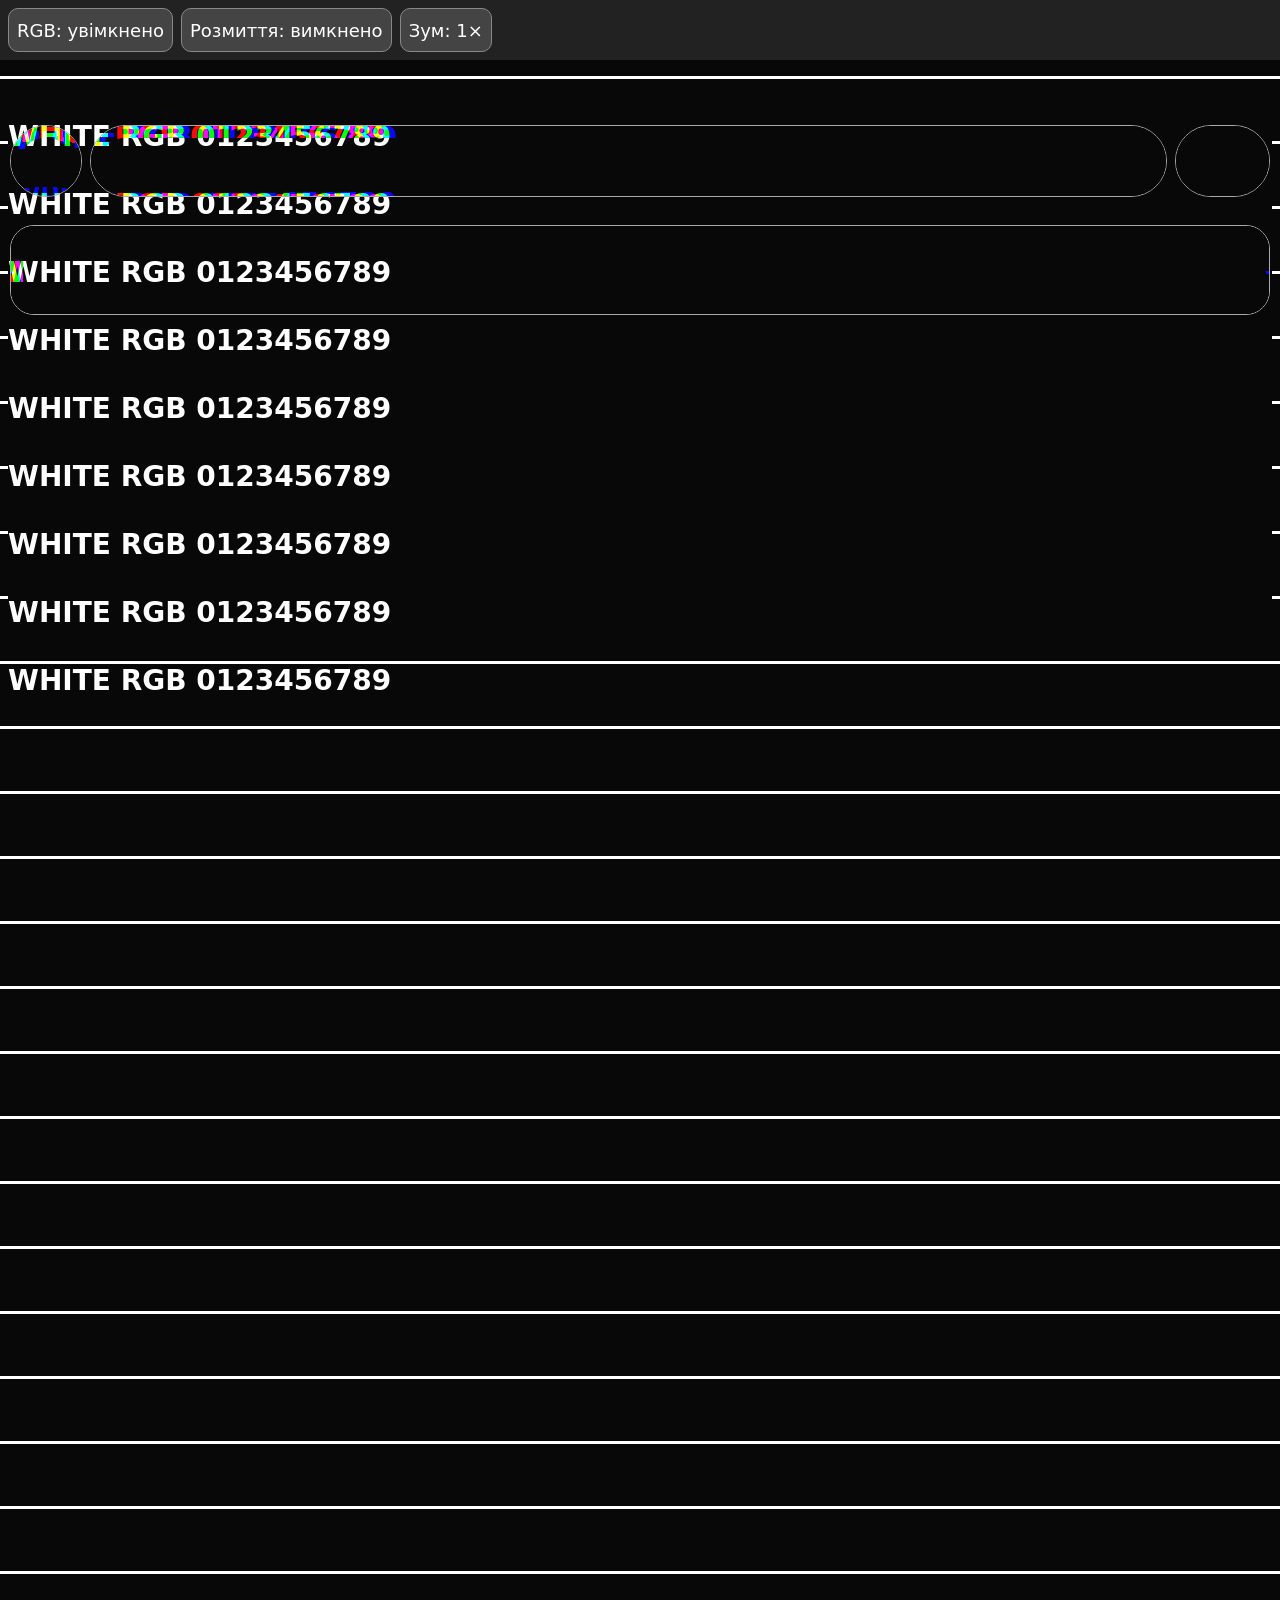
<file: diagnostics-optics.html>
<!doctype html><html lang="uk"><meta charset="utf-8"><meta name="viewport" content="width=device-width,initial-scale=1"><title>RGB та скло</title><style>
*{box-sizing:border-box}body{margin:0;background:#080808;color:white;font:18px system-ui}.app{min-height:1600px;background:repeating-linear-gradient(0deg,#080808 0 26px,#fff 26px 29px,#080808 29px 65px);padding:85px 8px}.app p{background:#080808;font-size:28px;font-weight:700;margin:35px 0;white-space:nowrap}.controls{position:fixed;top:0;left:0;right:0;z-index:10;background:#222;padding:8px;display:flex;gap:8px;flex-wrap:wrap}button{font:inherit;color:white;background:#444;border:1px solid #888;padding:8px;border-radius:10px;min-height:44px}.shapes{position:fixed;left:10px;right:10px;top:125px;display:flex;gap:8px;align-items:center}.glass{position:relative;border:1px solid #aaa;border-radius:36px;height:72px;overflow:hidden}.circle{width:72px;flex-shrink:0}.pill{flex:1;min-width:60px}.capsule{width:95px;flex-shrink:0}.panel{position:fixed;left:10px;right:10px;top:225px;height:90px;border-radius:24px}.layer{position:absolute;inset:0;overflow:hidden}.vf-mirror-content{position:absolute;display:block;overflow:hidden;pointer-events:none;contain:paint}.vf-rgb-content,.vf-rgb-region{isolation:isolate;background:#000}.vf-rgb-region,.vf-rgb-channel{position:absolute;inset:0;pointer-events:none}.vf-rgb-channel{mix-blend-mode:screen}.vf-mirror-copy{position:absolute!important;max-width:none!important;margin:0!important;pointer-events:none!important}
</style><div class="app"><p>WHITE RGB 0123456789</p><p>WHITE RGB 0123456789</p><p>WHITE RGB 0123456789</p><p>WHITE RGB 0123456789</p><p>WHITE RGB 0123456789</p><p>WHITE RGB 0123456789</p><p>WHITE RGB 0123456789</p><p>WHITE RGB 0123456789</p><p>WHITE RGB 0123456789</p></div><div class="controls"><button id="rgb" aria-pressed="true">RGB: увімкнено</button><button id="blur" aria-pressed="false">Розмиття: вимкнено</button><button id="zoom" aria-pressed="false">Зум: 1×</button></div><div class="shapes"><div class="glass circle"></div><div class="glass pill"></div><div class="glass capsule"></div></div><div class="glass panel"></div><script src="diagnostic-errors.js?v=107"></script><script src="mirror-runtime.js?v=107"></script><script>
let rgb=true,blur=false,zoom=false;const hosts=[...document.querySelectorAll('.glass')];for(const host of hosts){const center=document.createElement('span'),edge=document.createElement('span');center.className=edge.className='layer';host.append(center,edge)}
function render(){for(const host of hosts){const w=host.clientWidth,h=host.clientHeight,r=Math.min(parseFloat(getComputedStyle(host).borderTopLeftRadius)||0,h/2),d=12,innerR=Math.max(0,r-d);const svg=`<svg xmlns="http://www.w3.org/2000/svg" width="${w}" height="${h}"><path fill="white" fill-rule="evenodd" d="M ${r} 0 H ${w-r} Q ${w} 0 ${w} ${r} V ${h-r} Q ${w} ${h} ${w-r} ${h} H ${r} Q 0 ${h} 0 ${h-r} V ${r} Q 0 0 ${r} 0 Z M ${d+innerR} ${d} H ${w-d-innerR} Q ${w-d} ${d} ${w-d} ${d+innerR} V ${h-d-innerR} Q ${w-d} ${h-d} ${w-d-innerR} ${h-d} H ${d+innerR} Q ${d} ${h-d} ${d} ${h-d-innerR} V ${d+innerR} Q ${d} ${d} ${d+innerR} ${d} Z"/></svg>`;const [center,edge]=host.children;edge.style.maskImage=edge.style.webkitMaskImage=`url("data:image/svg+xml,${encodeURIComponent(svg)}")`;VFMirror.update(center,host,zoom ? .85 : 1,0,1);VFMirror.update(edge,host,zoom ? .85 : 1,blur?3:0,1,{enabled:rgb,strength:6,direction:1})}parent.postMessage({source:'vf-optics-diagnostic',rgb,blur,zoom,scrollY},location.origin)}
for(const name of ['rgb','blur','zoom'])document.querySelector('#'+name).onclick=e=>{if(name==='rgb')rgb=!rgb;if(name==='blur')blur=!blur;if(name==='zoom')zoom=!zoom;e.target.setAttribute('aria-pressed',String(name==='rgb'?rgb:name==='blur'?blur:zoom));e.target.textContent=name==='rgb'?`RGB: ${rgb?'увімкнено':'вимкнено'}`:name==='blur'?`Розмиття: ${blur?'увімкнено':'вимкнено'}`:`Зум: ${zoom?'0.85':'1'}×`;render()};addEventListener('resize',render);addEventListener('scroll',()=>parent.postMessage({source:'vf-optics-diagnostic',rgb,blur,zoom,scrollY},location.origin),{passive:true});render();
</script></html>
</file>
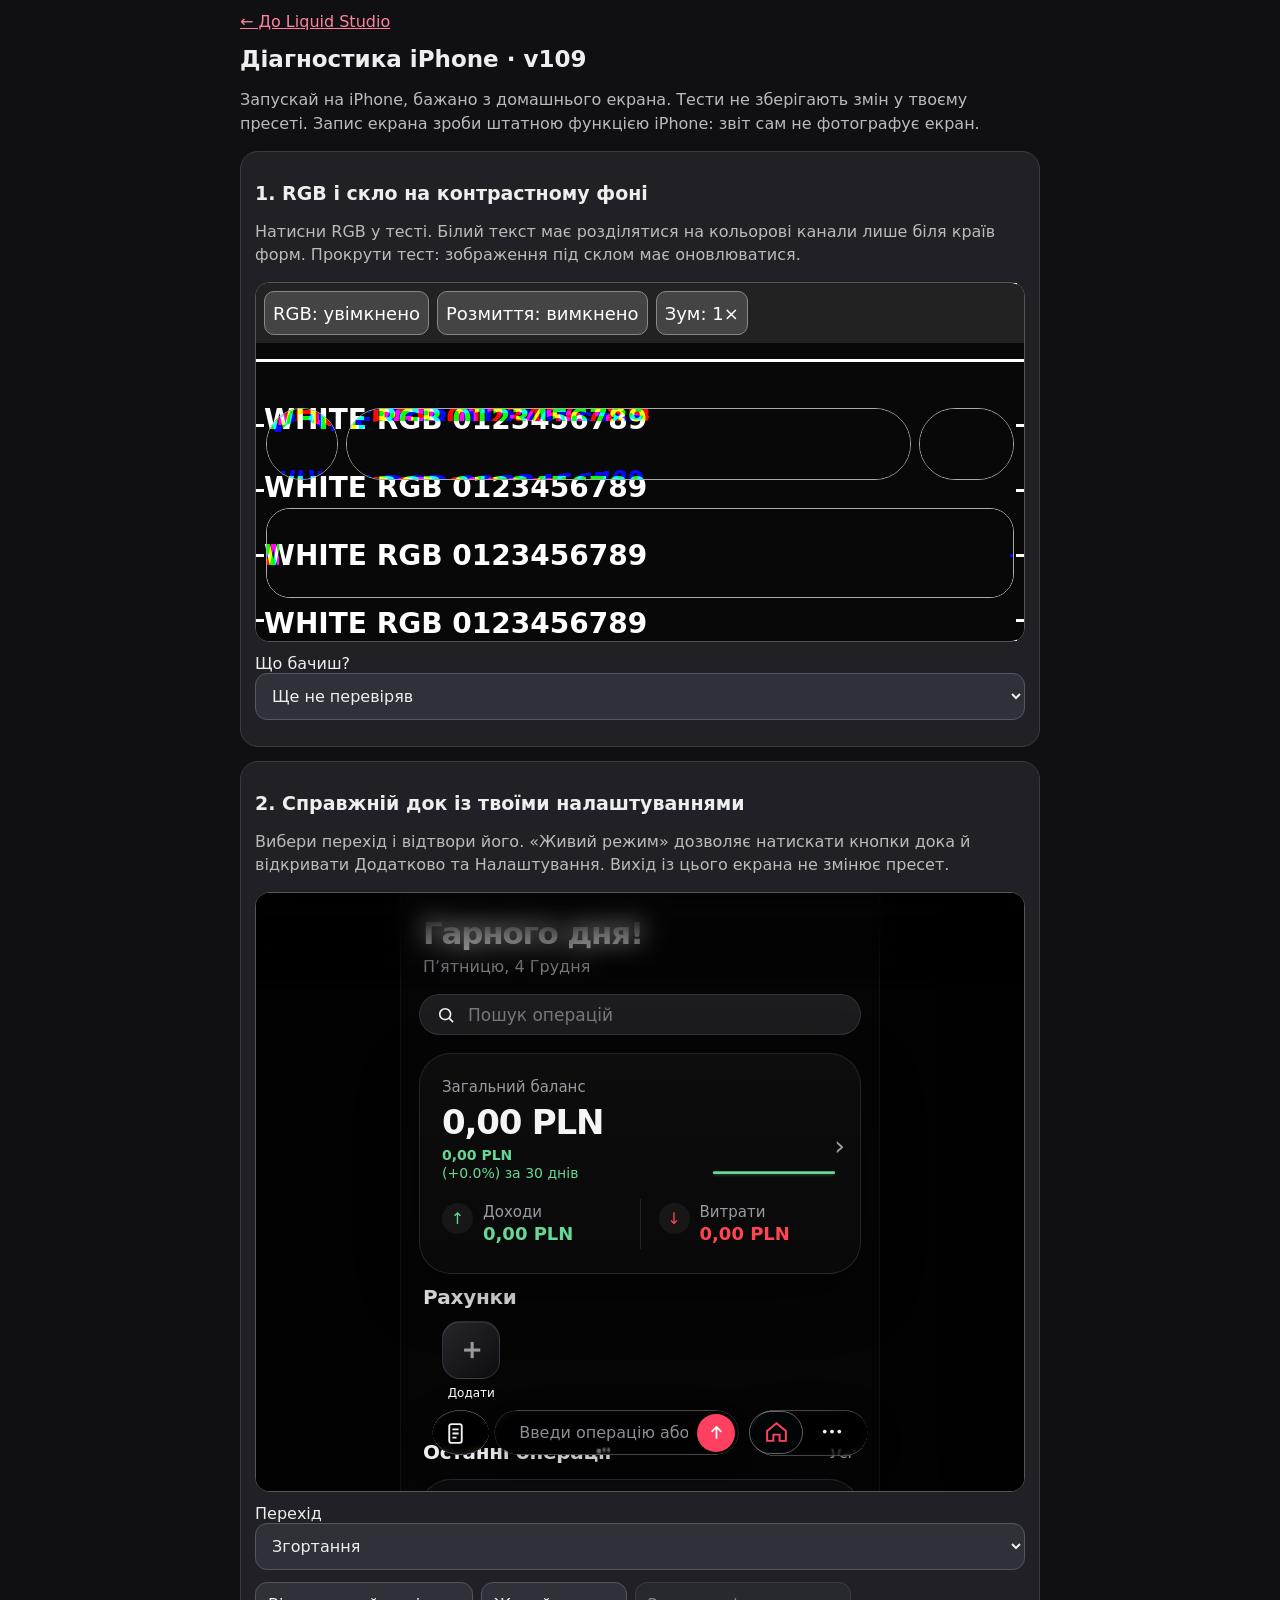
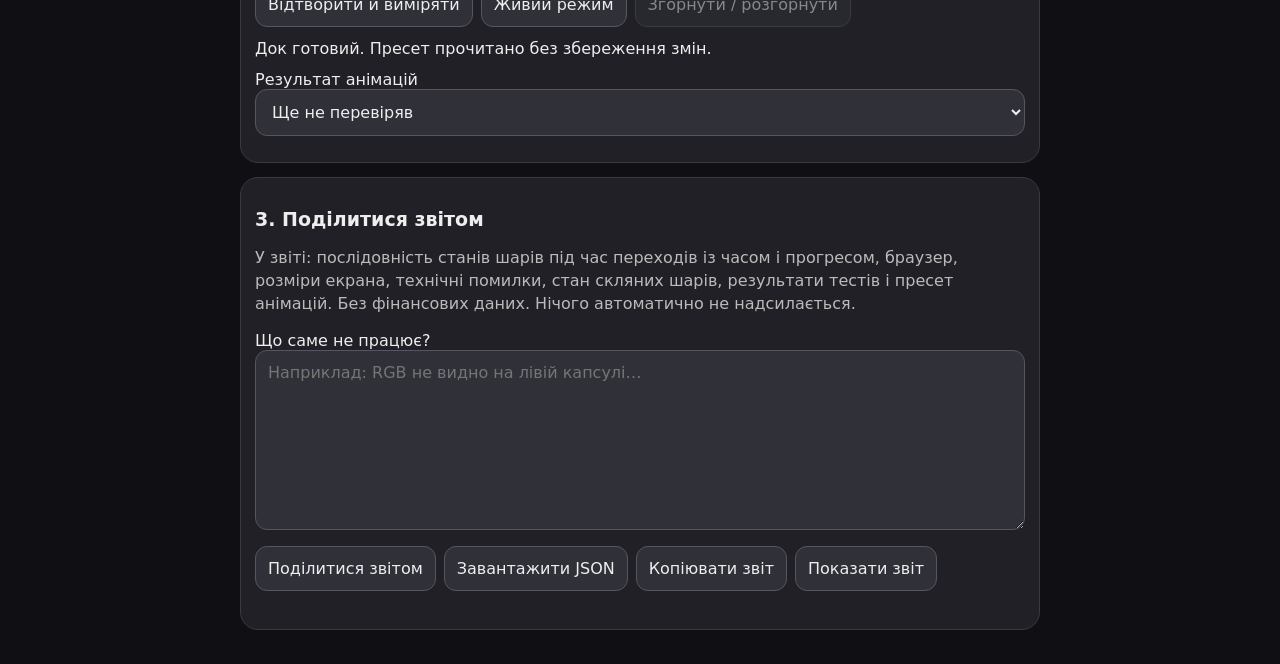
<file: diagnostics.html>
<!doctype html><html lang="uk"><meta charset="utf-8"><meta name="viewport" content="width=device-width,initial-scale=1,viewport-fit=cover"><meta name="theme-color" content="#101014"><title>Liquid Studio · Діагностика iPhone</title>
<style>*{box-sizing:border-box}body{margin:0;background:#101014;color:#eee;font:16px system-ui;padding:calc(12px + env(safe-area-inset-top)) 12px calc(20px + env(safe-area-inset-bottom))}main{max-width:800px;margin:auto}a{color:#ff829b}h1{font-size:23px}h2{font-size:19px}section{background:#202026;border:1px solid #393940;border-radius:18px;padding:14px;margin:14px 0}button,select,textarea{font:inherit;color:inherit;background:#303039;border:1px solid #565661;border-radius:12px;padding:12px;min-height:44px}button{cursor:pointer}button:disabled{opacity:.5}.row{display:flex;gap:8px;flex-wrap:wrap;align-items:center}label{display:block;margin:12px 0}select{max-width:100%;width:100%}iframe{display:block;width:100%;border:1px solid #555;border-radius:14px;background:#000}#optics{height:360px}#appPreview{height:500px;height:min(68dvh,600px)}p{line-height:1.45;color:#bbb}output{display:block;white-space:pre-wrap;margin:12px 0;overflow-wrap:anywhere}textarea{width:100%;height:180px}small{color:#bbb}</style>
<main><a href="motion-editor.html?v=109">← До Liquid Studio</a><h1>Діагностика iPhone · v109</h1><p>Запускай на iPhone, бажано з домашнього екрана. Тести не зберігають змін у твоєму пресеті. Запис екрана зроби штатною функцією iPhone: звіт сам не фотографує екран.</p>
<section><h2>1. RGB і скло на контрастному фоні</h2><p>Натисни RGB у тесті. Білий текст має розділятися на кольорові канали лише біля країв форм. Прокрути тест: зображення під склом має оновлюватися.</p><iframe id="optics" title="Тест RGB та скла" src="diagnostics-optics.html?v=109&amp;diagnostic=1"></iframe><label>Що бачиш?<select id="rgbResult"><option value="unverified">Ще не перевіряв</option value="visible">RGB видно, вимкнення прибирає кольори</option value="absent">RGB не видно</option value="artifact">Є блимання або інші артефакти</option></select></label></section>
<section><h2>2. Справжній док із твоїми налаштуваннями</h2><p>Вибери перехід і відтвори його. «Живий режим» дозволяє натискати кнопки дока й відкривати Додатково та Налаштування. Вихід із цього екрана не змінює пресет.</p><iframe id="appPreview" title="Діагностичний перегляд справжнього дока" src="index.html?studio=1&amp;diagnostic=1&amp;preview=109#home"></iframe><label>Перехід<select id="transition"><option value="collapse">Згортання</option><option value="expand">Розгортання</option><option value="more">У кнопку Назад</option><option value="back">Повернення з Назад</option><option value="press">Натискання</option><option value="drawer">Панель Додатково</option><option value="sheet">Випливаюче вікно</option></select></label><div class="row"><button id="play" disabled>Відтворити й виміряти</button><button id="live" disabled>Живий режим</button><button id="compact" disabled>Згорнути / розгорнути</button></div><output id="performance">Завантаження дока…</output><label>Результат анімацій<select id="animationResult"><option value="unverified">Ще не перевіряв</option><option value="smooth">Плавно, скло не зникає</option><option value="flicker">Блимає скло / RGB / розмиття</option><option value="geometry">Ламаються форми або позиції</option><option value="interaction">Не працюють натискання</option></select></label></section>
<section><h2>3. Поділитися звітом</h2><p>У звіті: послідовність станів шарів під час переходів із часом і прогресом, браузер, розміри екрана, технічні помилки, стан скляних шарів, результати тестів і пресет анімацій. Без фінансових даних. Нічого автоматично не надсилається.</p><label>Що саме не працює?<textarea id="note" placeholder="Наприклад: RGB не видно на лівій капсулі…"></textarea></label><div class="row"><button id="share">Поділитися звітом</button><button id="download">Завантажити JSON</button><button id="copy">Копіювати звіт</button><button id="viewReport">Показати звіт</button></div><output id="status" role="status"></output><textarea id="reportText" readonly hidden aria-label="Звіт для ручного копіювання"></textarea></section></main><script src="diagnostics.js?v=109"></script></html>
</file>
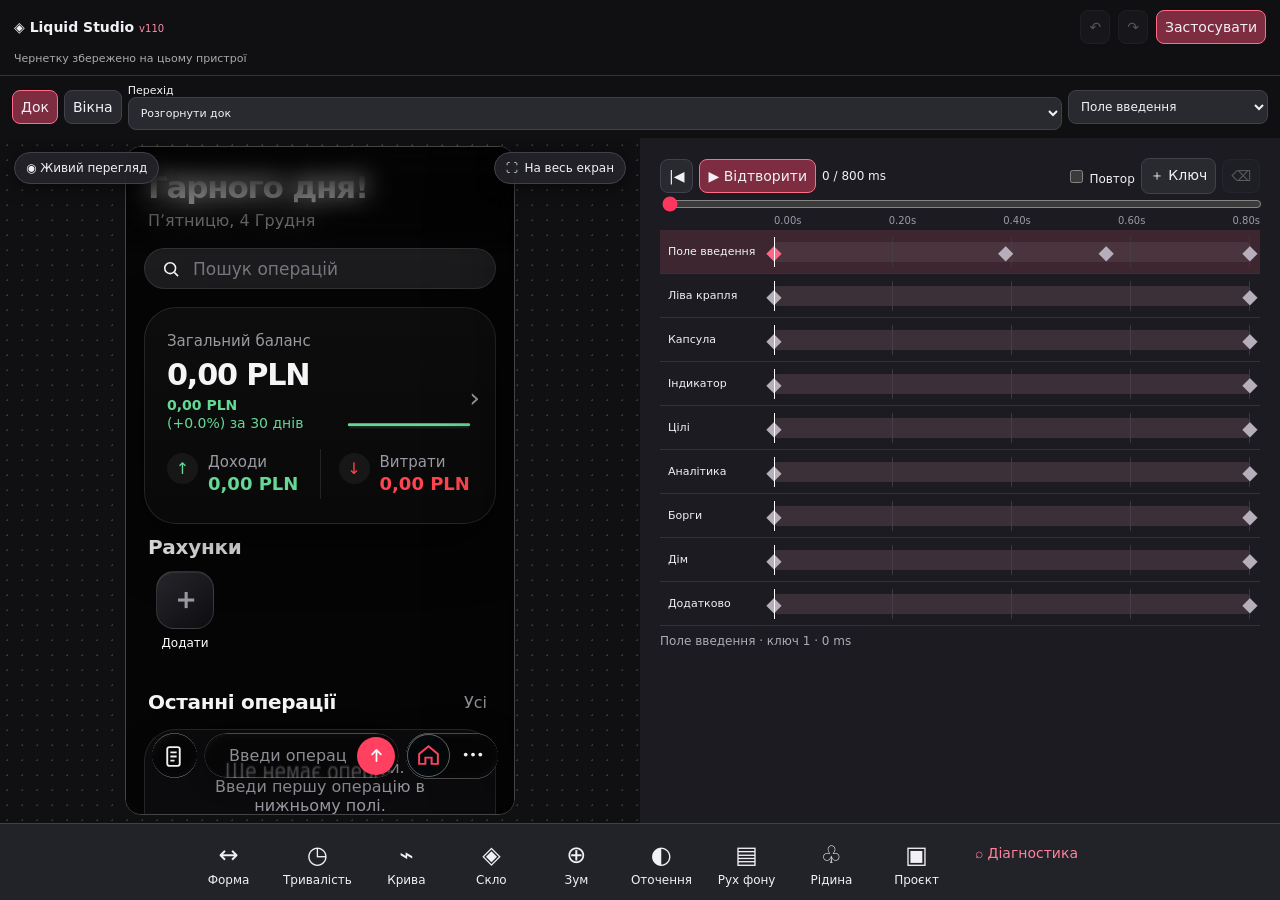
<file: motion-editor.html>
<!doctype html><html lang="uk"><meta charset="utf-8"><meta name="viewport" content="width=device-width,initial-scale=1,viewport-fit=cover"><meta name="theme-color" content="#050505"><meta name="apple-mobile-web-app-capable" content="yes"><meta name="apple-mobile-web-app-status-bar-style" content="black-translucent"><title>Liquid Studio · Voice Finance</title><link rel="manifest" href="motion-editor.webmanifest"><link rel="apple-touch-icon" sizes="180x180" href="icons/liquid-studio-180.png"><link rel="stylesheet" href="motion-editor.css?v=109"><link rel="stylesheet" href="motion-editor-mobile.css?v=109">
<header><strong>◈ Liquid Studio <small class="build-version">v110</small></strong><button id="undo">↶</button><button id="redo">↷</button><button id="apply" class="primary">Застосувати</button><span id="status" role="status">Завантаження…</span></header>
<main><div class="scene"><button id="dockTab" class="selected">Док</button><button id="popupTab">Вікна</button><label>Перехід<select id="transition"><option value="expand">Розгорнути док</option><option value="collapse">Згорнути док</option><option value="more">У кнопку «Назад»</option><option value="back">Повернення з «Назад»</option><option value="press">Натискання</option></select></label><label id="popupChoice" hidden>Вікно<select id="popup"><option value="drawer">Додатково</option><option value="sheet">Випливаючі картки</option></select></label><select id="element" aria-label="Елемент"><option value="entry">Поле введення</option><option value="active">Ліва крапля</option><option value="nav">Капсула</option><option value="indicator">Індикатор</option><option value="button0">Цілі</option><option value="button1">Аналітика</option><option value="button2">Борги</option><option value="button3">Дім</option><option value="button4">Додатково</option></select></div>
<div class="stage" id="previewStage"><iframe id="preview" title="Живий перегляд Voice Finance" src="index.html?studio=1&amp;preview=110#home"></iframe><button id="gesturePreview" class="gesturePreview" type="button">◉ Спробувати ковзання</button><button id="previewExpand" class="previewExpand" type="button" aria-pressed="false">⛶ <span>На весь екран</span></button></div>
<section class="timeline"><div class="transport"><button id="start">|◀</button><button id="play" class="primary">▶ Відтворити</button><output id="time">0 ms</output><label><input type="checkbox" id="loop"> Повтор</label><button id="add">＋ Ключ</button><button id="remove">⌫</button></div><input id="scrub" aria-label="Позиція таймлайна" type="range" min="0" max="1000" value="0"><div id="ruler"></div><div id="keys" aria-label="Доріжки елементів"></div><p id="selection" class="hint">Обери доріжку та ключ</p></section></main>
<nav class="toolstrip" aria-label="Категорії налаштувань"><button data-panel="geometry"><span>↔</span>Форма</button><button data-panel="timing"><span>◷</span>Тривалість</button><button data-panel="curvePanel"><span>⌁</span>Крива</button><button data-panel="material"><span>◈</span>Скло</button><button data-panel="zoom"><span>⊕</span>Зум</button><button data-panel="environment"><span>◐</span>Оточення</button><button data-panel="backdropMotion"><span>▤</span>Рух фону</button><button data-panel="liquid"><span>♧</span>Рідина</button><button data-panel="project"><span>▣</span>Проєкт</button><a href="diagnostics.html?v=109" style="color:#ff829b;text-decoration:none;padding:12px;white-space:nowrap">⌕ Діагностика</a></nav>
<dialog id="settingsPanel"><div class="panelGrabber" aria-hidden="true"></div><div class="panelHead"><h2 id="panelTitle"></h2><button id="closePanel" aria-label="Закрити налаштування">✕</button></div><p id="panelContext" class="hint"></p><section id="geometry" data-section></section><section id="timing" data-section></section><section id="curvePanel" data-section><div id="curveControls"></div><svg id="curve" viewBox="0 0 200 110" aria-label="Крива прискорення"><path id="curvePath"/></svg><div class="buttons"><button data-curve=".42,0,.58,1">Плавно</button><button data-curve="0,0,1,1">Рівно</button><button data-curve=".2,.8,.2,1">М’яко</button></div></section><section id="material" data-section></section><section id="zoom" data-section></section><section id="environment" data-section></section><section id="backdropMotion" data-section></section><section id="liquid" data-section></section><section id="project" data-section><label>Ширина перегляду<select id="width"><option>390</option><option>375</option><option>430</option><option>480</option></select></label><div class="buttons"><button id="loadPublished">Завантажити опублікований пресет</button><button id="export">Експорт JSON</button><label class="button">Імпорт JSON<input id="import" type="file" accept="application/json,.json" hidden></label><button id="reset">Скинути чернетку</button><button id="disable">Вимкнути пресет у Demo</button></div><a href="./">Відкрити застосунок ↗</a><p class="hint">Поточний пресет постачається з Demo. Нові правки залишаються локально, доки не експортуєш JSON і не оновиш опублікований пресет. Розмиття накладається на масштабований вміст.</p></section></dialog><script src="motion-editor.js?v=109"></script></html>
</file>
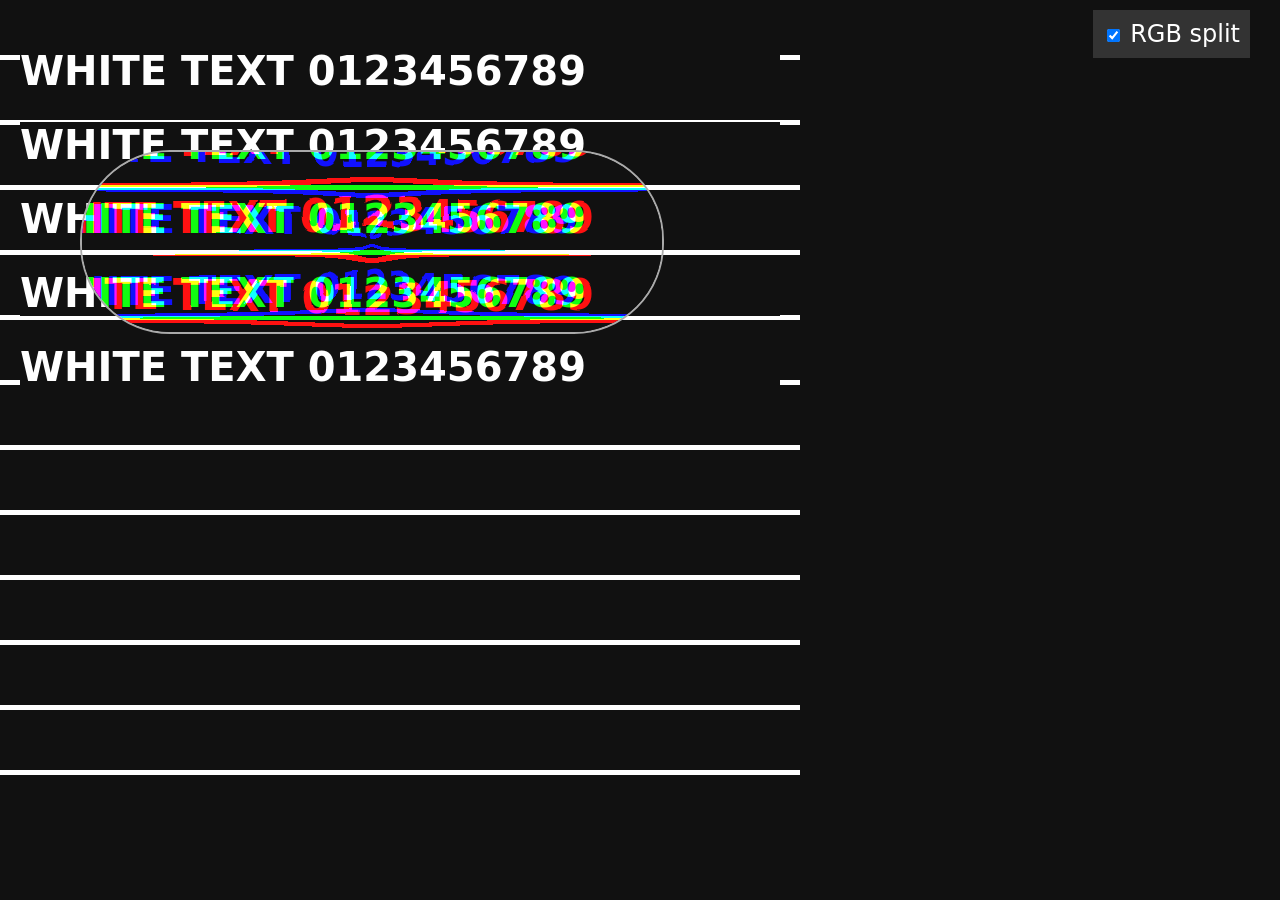
<file: tests/rgb-visual.html>
<!doctype html><meta charset="utf-8"><title>RGB pixel displacement check</title>
<style>
body{margin:0;background:#111;color:white;font:24px system-ui}.app{width:800px;height:800px;background:repeating-linear-gradient(0deg,#111 0 25px,#fff 25px 30px,#111 30px 65px);padding:20px;box-sizing:border-box}.app p{background:#111;margin:28px 0;font-size:40px;font-weight:bold}
#glass{position:fixed;top:150px;left:80px;width:580px;height:180px;border:2px solid #aaa;border-radius:90px;overflow:hidden}#layer{position:absolute;inset:0;mask-image:linear-gradient(#000,#000)}
.vf-mirror-content{position:absolute;display:block;pointer-events:none;overflow:hidden;contain:paint}.vf-rgb-content,.vf-rgb-region{isolation:isolate;background:#000}.vf-rgb-region,.vf-rgb-channel{position:absolute;inset:0;pointer-events:none}.vf-rgb-channel{mix-blend-mode:screen}.vf-mirror-copy{position:absolute!important;margin:0!important;max-width:none!important;pointer-events:none!important}label{position:fixed;top:10px;right:30px;background:#333;padding:10px;z-index:10}
</style><div class="app"><p>WHITE TEXT 0123456789</p><p>WHITE TEXT 0123456789</p><p>WHITE TEXT 0123456789</p><p>WHITE TEXT 0123456789</p><p>WHITE TEXT 0123456789</p></div><div id="glass"><div id="layer"></div></div><label><input id="rgb" type="checkbox" checked> RGB split</label>
<script src="../mirror-runtime.js"></script><script>
const layer=document.querySelector('#layer'),host=document.querySelector('#glass'),toggle=document.querySelector('#rgb');function render(){VFMirror.update(layer,host,1,0,1,{enabled:toggle.checked,strength:8,direction:1})}toggle.onchange=render;render();
</script>
</file>
<file: motion-editor.css>
:root{color-scheme:dark;font:14px system-ui;color:#f1f1f5;background:#101013;--accent:#ff375f}*{box-sizing:border-box}body{margin:0;height:100dvh;display:flex;flex-direction:column;overflow:hidden}header{display:flex;align-items:center;gap:8px;padding:10px 14px;flex-wrap:wrap;border-bottom:1px solid #333}header strong{margin-right:auto}#status{flex-basis:100%;font-size:11px;color:#aaa;white-space:nowrap;overflow:hidden;text-overflow:ellipsis}button,.button,select,input[type=number]{font:inherit;color:inherit;background:#292930;border:1px solid #41414b;border-radius:8px;padding:8px}button{cursor:pointer}button:disabled{opacity:.3;cursor:default}.primary,.selected{background:#7e2c40;border-color:#ff6b89}button:focus-visible,input:focus-visible,select:focus-visible{outline:2px solid #ff8da5;outline-offset:2px}main{min-height:0;flex:1;display:flex;flex-direction:column}.scene{display:flex;gap:6px;align-items:center;padding:8px 12px;flex-wrap:wrap}.scene label{flex:1;font-size:11px;min-width:100px}.scene select{width:100%}#element{width:100%;font-size:12px}.stage{flex:1;min-height:100px;display:flex;justify-content:center;overflow:hidden;background:radial-gradient(#353540 1px,transparent 1px) 0 0/15px 15px;padding:8px}iframe{border:1px solid #444;border-radius:16px;width:390px;max-width:100%;height:100%;background:black}.timeline{flex:0 0 auto;padding:8px 12px 0;background:#1b1b21}.transport{display:flex;align-items:center;gap:6px;flex-wrap:wrap}.transport output{margin-right:auto;font-variant-numeric:tabular-nums;font-size:12px}.transport label{font-size:12px;white-space:nowrap}input[type=range]{accent-color:var(--accent);width:100%}#keys{max-height:160px;overflow-y:auto;overscroll-behavior:contain}.track{display:grid;grid-template-columns:104px 1fr;align-items:center;height:34px;border-bottom:1px solid #333}.track.active{background:#3d2630}.trackName{border:0;background:none;text-align:left;white-space:nowrap;overflow:hidden;text-overflow:ellipsis;font-size:11px}.lane{position:relative;height:30px;background:repeating-linear-gradient(90deg,transparent 0,transparent calc(25% - 1px),#393940 calc(25% - 1px),#393940 25%);margin:0 10px;touch-action:none}.clip{position:absolute;top:5px;bottom:5px;background:#57424c88;border-radius:4px;pointer-events:none}.key{position:absolute;top:3px;transform:translateX(-50%);padding:0;border:0;background:none;color:#b6aeba;font-size:20px;width:24px;height:24px;touch-action:none;z-index:2}.key.selected{color:#ff6688;background:none}.playhead{position:absolute;top:0;bottom:0;width:1px;background:white;pointer-events:none;z-index:3}#ruler{margin-left:114px;display:flex;justify-content:space-between;font-size:10px;color:#9b9ba9;padding-bottom:4px}.hint{font-size:12px;color:#aeabb7;line-height:1.5}#selection{margin:6px 0;white-space:nowrap;overflow:hidden;text-overflow:ellipsis}.toolstrip{display:flex;gap:8px;overflow-x:auto;flex-shrink:0;padding:9px 12px calc(9px + env(safe-area-inset-bottom));background:#222229;border-top:1px solid #40404a;overscroll-behavior-x:contain}.toolstrip button{min-width:77px;border:0;background:none;display:flex;flex-direction:column;align-items:center;gap:4px;font-size:12px}.toolstrip button span{font-size:24px}dialog{color:inherit;background:#202027;border:1px solid #52525f;border-radius:20px 20px 0 0;width:min(560px,100%);max-width:100%;max-height:65dvh;margin:auto auto 0;padding:16px 20px calc(18px + env(safe-area-inset-bottom));overflow:auto}dialog::backdrop{background:#0005}.panelHead{display:flex;align-items:center;justify-content:space-between;position:sticky;top:-16px;background:#202027;z-index:2}h2{font-size:17px}.control{margin:14px 0}.row{display:flex;justify-content:space-between;align-items:center;gap:8px}.control input[type=number]{width:100px}.control input[type=color]{width:56px;height:30px;border:0;background:none}#curve{width:100%;height:110px;background:#101016;border:1px solid #41414b}#curvePath{stroke:#ff6d8d;fill:none;stroke-width:2}.buttons{display:flex;gap:8px;flex-wrap:wrap;margin:12px 0}a{color:#ff92ab}[hidden]{display:none!important}@media(min-width:850px){main{display:grid;grid-template-columns:minmax(340px,1fr) minmax(400px,1fr);grid-template-rows:auto 1fr}.scene{grid-column:1/-1;flex-wrap:nowrap}#element{width:200px}.stage{min-height:0}.timeline{padding:20px;overflow:auto}#keys{max-height:none}.track{height:44px}.toolstrip{justify-content:center}dialog{margin:auto;border-radius:20px;max-height:80dvh}iframe{width:390px}}@media(max-height:650px) and (max-width:849px){#keys{max-height:90px}.scene{padding:4px 10px}.toolstrip{padding-top:4px;padding-bottom:4px}.toolstrip button span{font-size:18px}header{padding:6px 12px}}
</file>
<file: motion-editor-mobile.css>
/* Phone-first editor layout: keep a useful live preview above compact controls. */
/* Keep the editor shell in the visible viewport, including Safari focus/keyboard
   changes. Only the timeline, inspector and category rail may scroll. */
html{height:100%;overflow:hidden;overscroll-behavior:none}
body{position:fixed;left:0;right:0;top:var(--editor-viewport-top,0px);height:var(--editor-viewport-height,100dvh);padding-top:env(safe-area-inset-top);overscroll-behavior:none}
header{flex-shrink:0}
.toolstrip{margin-top:auto;min-height:0;flex:0 0 auto;padding-bottom:calc(5px + env(safe-area-inset-bottom))!important;scrollbar-width:none}
.toolstrip::-webkit-scrollbar{display:none}
html.editor-standalone body{top:var(--editor-viewport-top,0px);height:var(--editor-viewport-height,100dvh)}
html.editor-standalone body.preview-focus .stage{top:var(--editor-viewport-top,0px);height:var(--editor-viewport-height,100dvh)}
body.preview-focus .gesturePreview{top:calc(env(safe-area-inset-top) + 10px)}
.previewDockMode{position:absolute;z-index:4;left:14px;top:60px;border-radius:999px;background:#24242bdc}
body.preview-focus .previewDockMode{top:calc(env(safe-area-inset-top) + 60px)}
.build-version{font-size:10px;font-weight:500;color:#ff8da5;vertical-align:middle}
.stage{position:relative}
.previewExpand{position:absolute;z-index:4;right:14px;top:14px;display:flex;align-items:center;gap:6px;padding:8px 11px;border-radius:999px;background:#24242bdc;backdrop-filter:blur(14px);-webkit-backdrop-filter:blur(14px);box-shadow:0 3px 18px #0008;font-size:12px}
.gesturePreview{position:absolute;z-index:4;left:14px;top:14px;padding:8px 11px;border-radius:999px;background:#24242bdc;backdrop-filter:blur(14px);-webkit-backdrop-filter:blur(14px);box-shadow:0 3px 18px #0008;font-size:12px}
body.preview-focus{overflow:hidden}
body.preview-focus .stage{position:fixed;z-index:100;left:0;right:0;top:var(--editor-viewport-top,0px);width:100vw;height:var(--editor-viewport-height,100dvh);max-height:none;min-height:0;padding:0;background:#050505}
body.preview-focus .stage iframe{width:min(100vw,480px)!important;max-width:100%;height:100%;border:0;border-radius:0}
body.preview-focus .previewExpand{right:12px;top:calc(env(safe-area-inset-top) + 10px)}

@media(max-width:849px){
  header{min-height:48px;padding:6px 9px;gap:5px;flex-wrap:nowrap}
  header strong{font-size:13px}
  header button{padding:7px}
  #status{display:none}
  .scene{padding:5px 8px;gap:5px}
  .scene button,.scene select{padding:7px;font-size:12px}
  .scene label{min-width:125px}
  #element{font-size:12px}
  .stage{flex:1 1 38dvh;min-height:165px;max-height:none;padding:5px}
  iframe{border-radius:12px}
  .timeline{padding:5px 8px 0}
  .transport{gap:4px;flex-wrap:nowrap}
  .transport button{padding:6px;font-size:12px}
  .transport output{font-size:11px}
  .transport label{font-size:11px}
  #keys{max-height:104px}
  .track{grid-template-columns:76px 1fr;height:31px}
  .trackName{font-size:10px;padding:5px 2px}
  .lane{height:28px;margin:0 5px}
  #ruler{margin-left:82px;padding-bottom:2px}
  #selection{margin:3px 0;font-size:10px}
  .toolstrip{gap:3px;padding:5px 7px calc(5px + env(safe-area-inset-bottom))}
  .toolstrip button{min-width:60px;padding:3px;font-size:10px;gap:2px}
  .toolstrip button span{font-size:20px}
}

@media(max-height:700px) and (max-width:849px){
  .stage{flex-basis:30dvh;min-height:130px;max-height:none}
  #keys{max-height:74px}
  .track{height:28px}
  .toolstrip{padding-top:3px;padding-bottom:calc(3px + env(safe-area-inset-bottom))}
}

/* Mobile inspector: keep the live canvas and category rail visible while editing. */
.panelGrabber{display:none}
.toolstrip button.active-category{color:#ff829a;background:#ffffff0d;border-radius:12px}
.toolstrip button.active-category span{color:#ff5879}
@media(max-width:849px){
  body.inspector-open{--inspector-height:clamp(205px,40dvh,340px)}
  body.inspector-open main{margin-bottom:var(--inspector-height);transition:margin-bottom .18s ease-out}
  body.inspector-open .timeline{display:none}
  body.inspector-open .stage{min-height:110px;flex:1 1 auto}
  body.inspector-open dialog#settingsPanel{
    position:fixed;z-index:30;left:0;right:0;bottom:var(--toolstrip-height,64px);margin:0 auto;
    width:100%;height:var(--inspector-height);max-height:none;padding:8px 16px calc(14px + env(safe-area-inset-bottom));
    overflow-x:hidden;overflow-y:auto;overscroll-behavior:contain;-webkit-overflow-scrolling:touch;
    border-radius:19px 19px 0 0;border-color:#50505b;background:#202027;
    box-shadow:0 -12px 36px #0008;scrollbar-width:thin
  }
  body.inspector-open dialog#settingsPanel::backdrop{background:transparent}
  .panelGrabber{display:block;width:38px;height:4px;border-radius:99px;background:#777783;margin:1px auto 7px;opacity:.8}
  body.inspector-open dialog#settingsPanel .panelHead{top:-8px;margin:0 -2px;padding:3px 2px;background:#202027}
  body.inspector-open dialog#settingsPanel .panelHead h2{font-size:16px;margin:6px 0}
  body.inspector-open dialog#settingsPanel .panelHead button{min-width:38px;min-height:38px;padding:6px}
  body.inspector-open dialog#settingsPanel .hint{margin:5px 0 9px}
  body.inspector-open dialog#settingsPanel .control{margin:10px 0}
  body.inspector-open dialog#settingsPanel .control input[type=range]{min-height:28px}
  body.inspector-open dialog#settingsPanel .buttons{margin:8px 0;gap:6px}
  body.inspector-open dialog#settingsPanel .buttons button{min-height:38px}
}
@media(max-height:620px) and (max-width:849px){
  body.inspector-open{--inspector-height:clamp(185px,43dvh,255px)}
  body.inspector-open .stage{min-height:92px}
  body.inspector-open dialog#settingsPanel{padding-top:5px}
}
@media(max-width:849px){
  /* Safari zooms and pans the whole page when a smaller editable control gets
     focus. Keep its text at the native no-auto-zoom size. */
  .scene select,#settingsPanel input,#settingsPanel select{font-size:16px}
  body.inspector-open{--inspector-height:min(clamp(205px,40dvh,340px),max(100px,calc(var(--editor-viewport-height,100dvh) - 300px)))}
}
</file>
